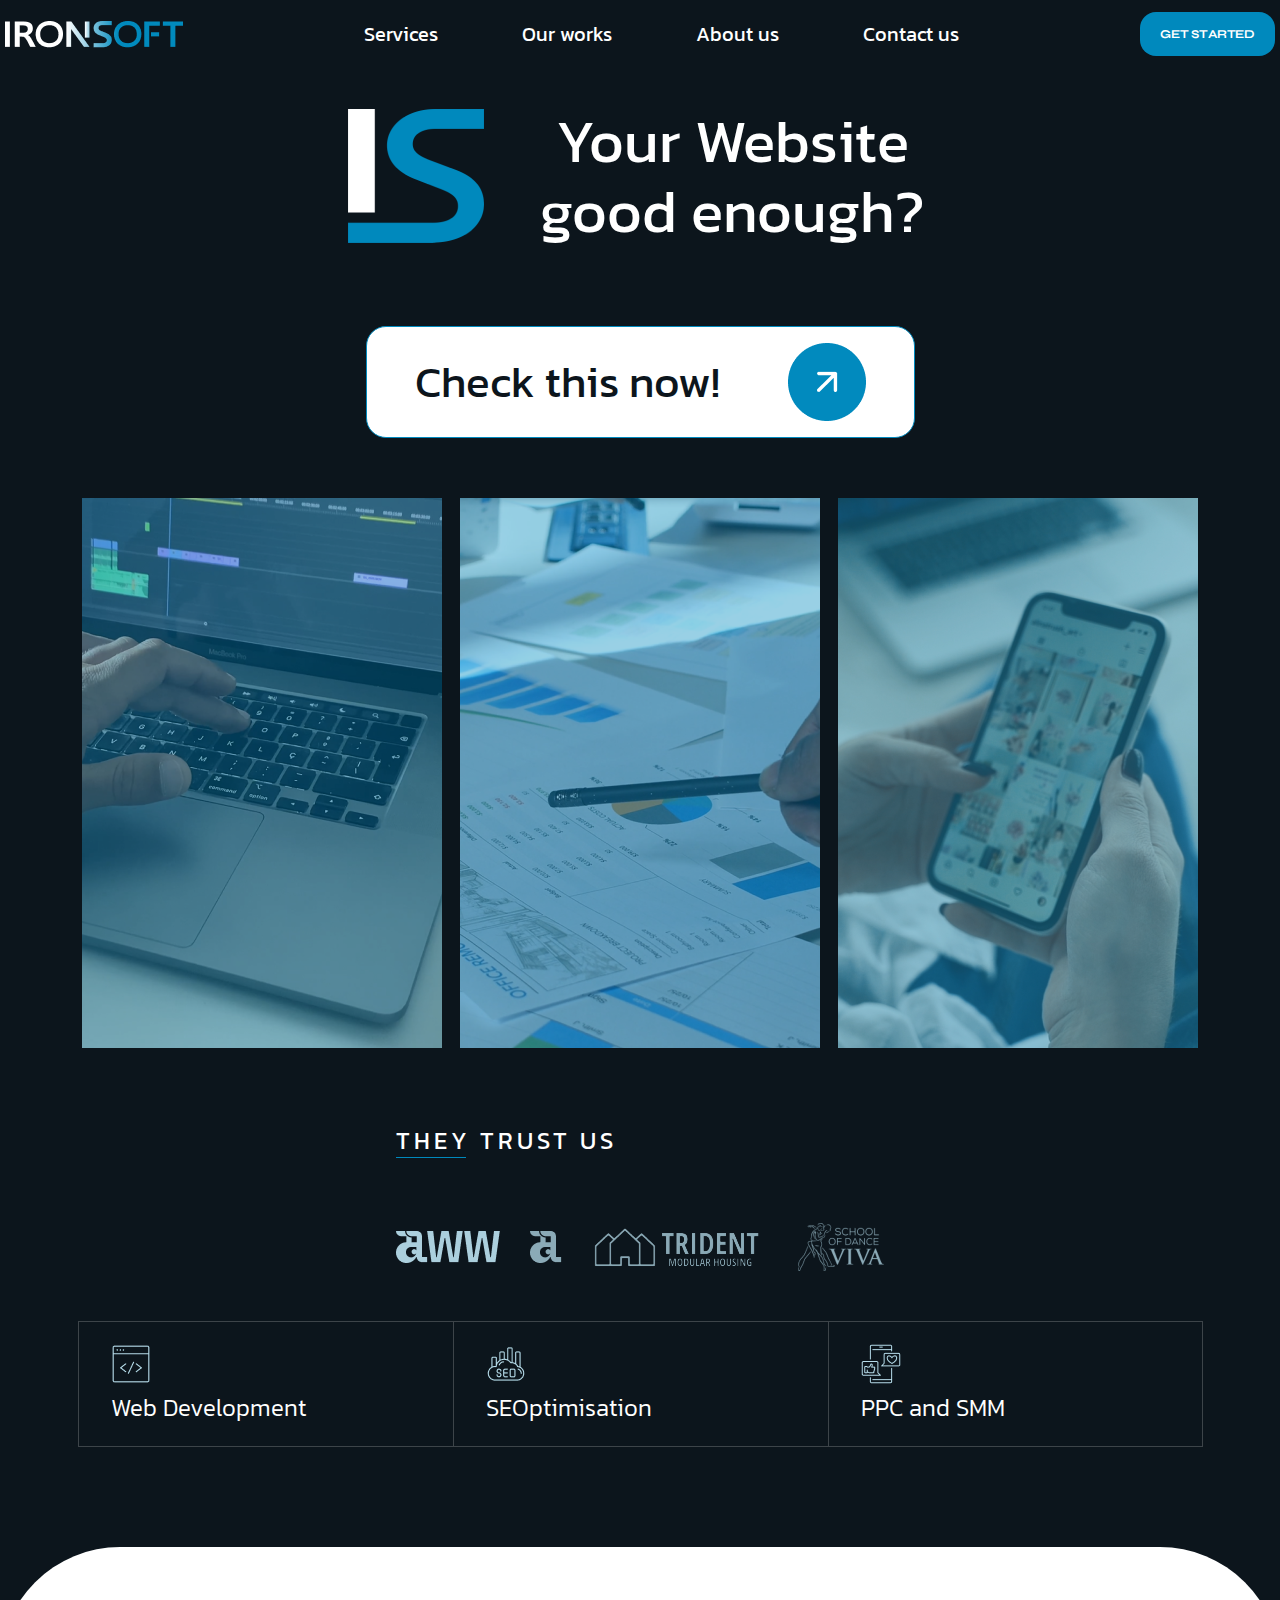
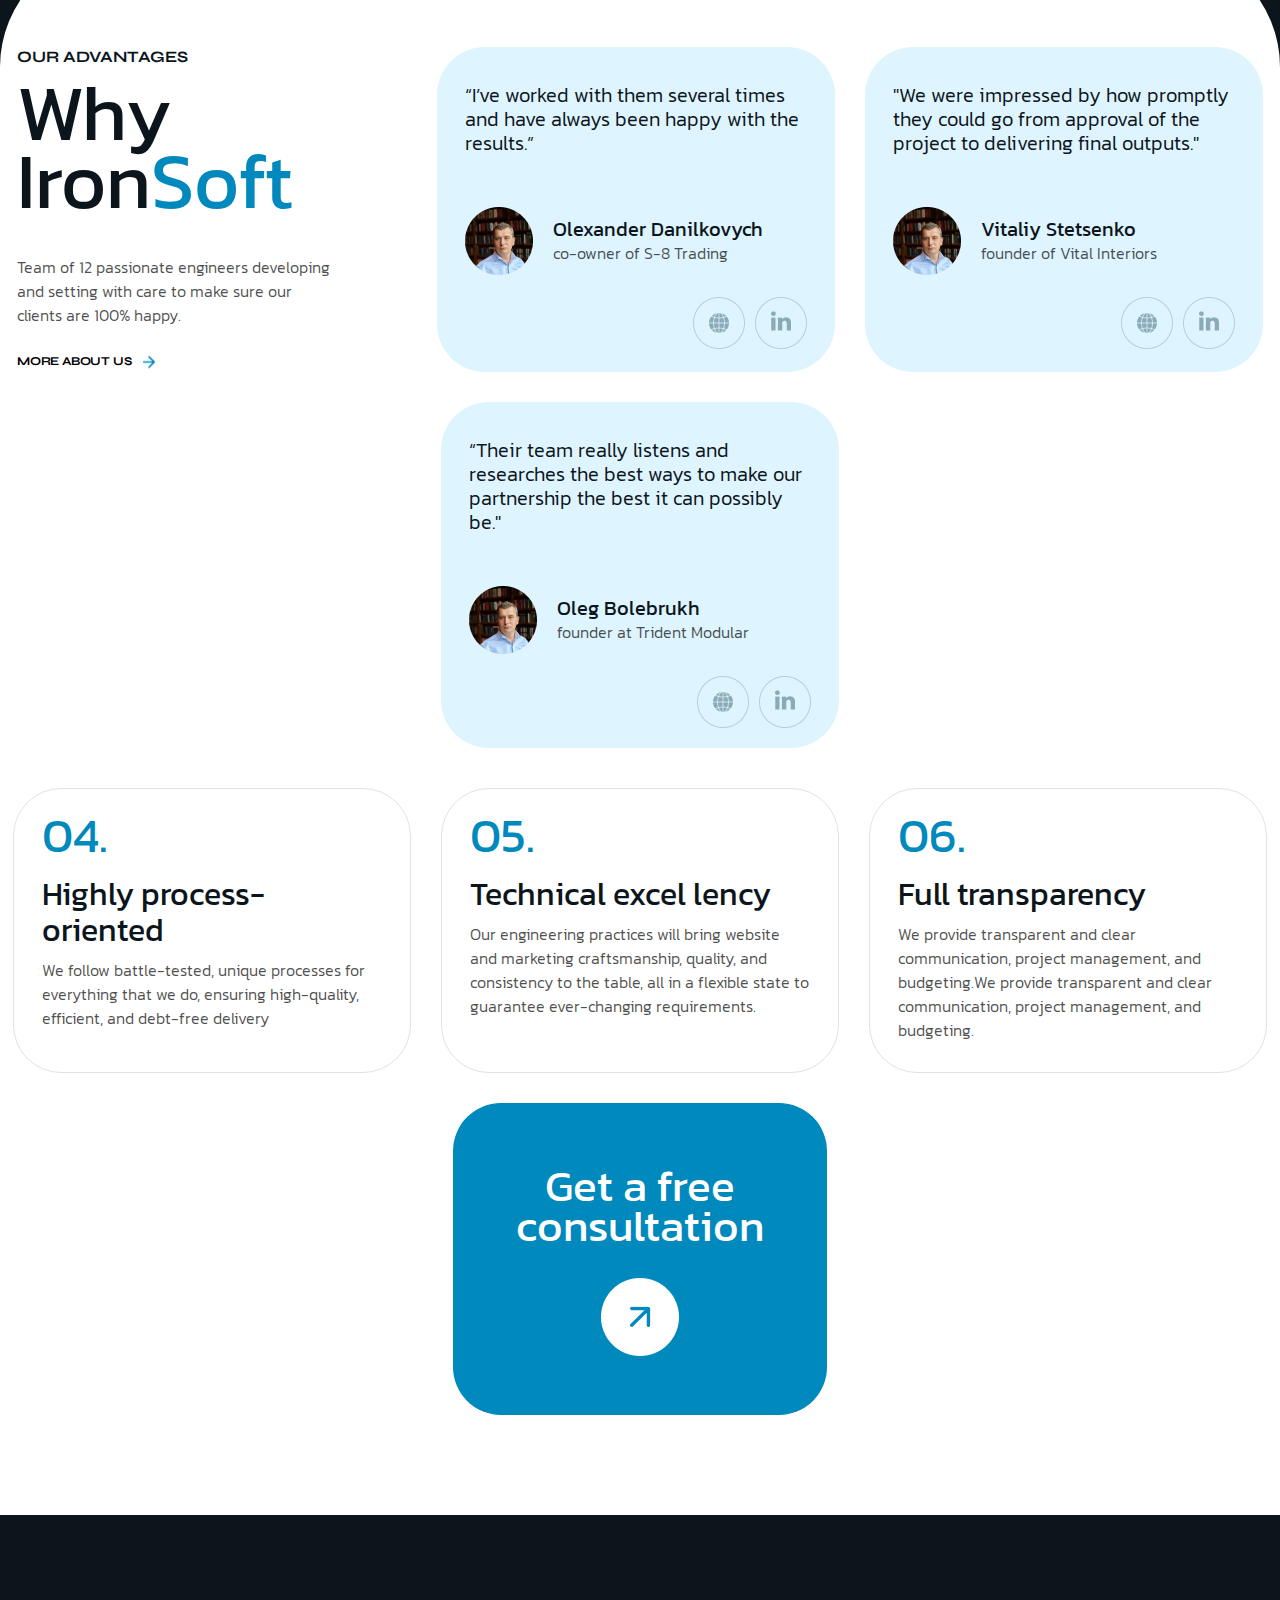
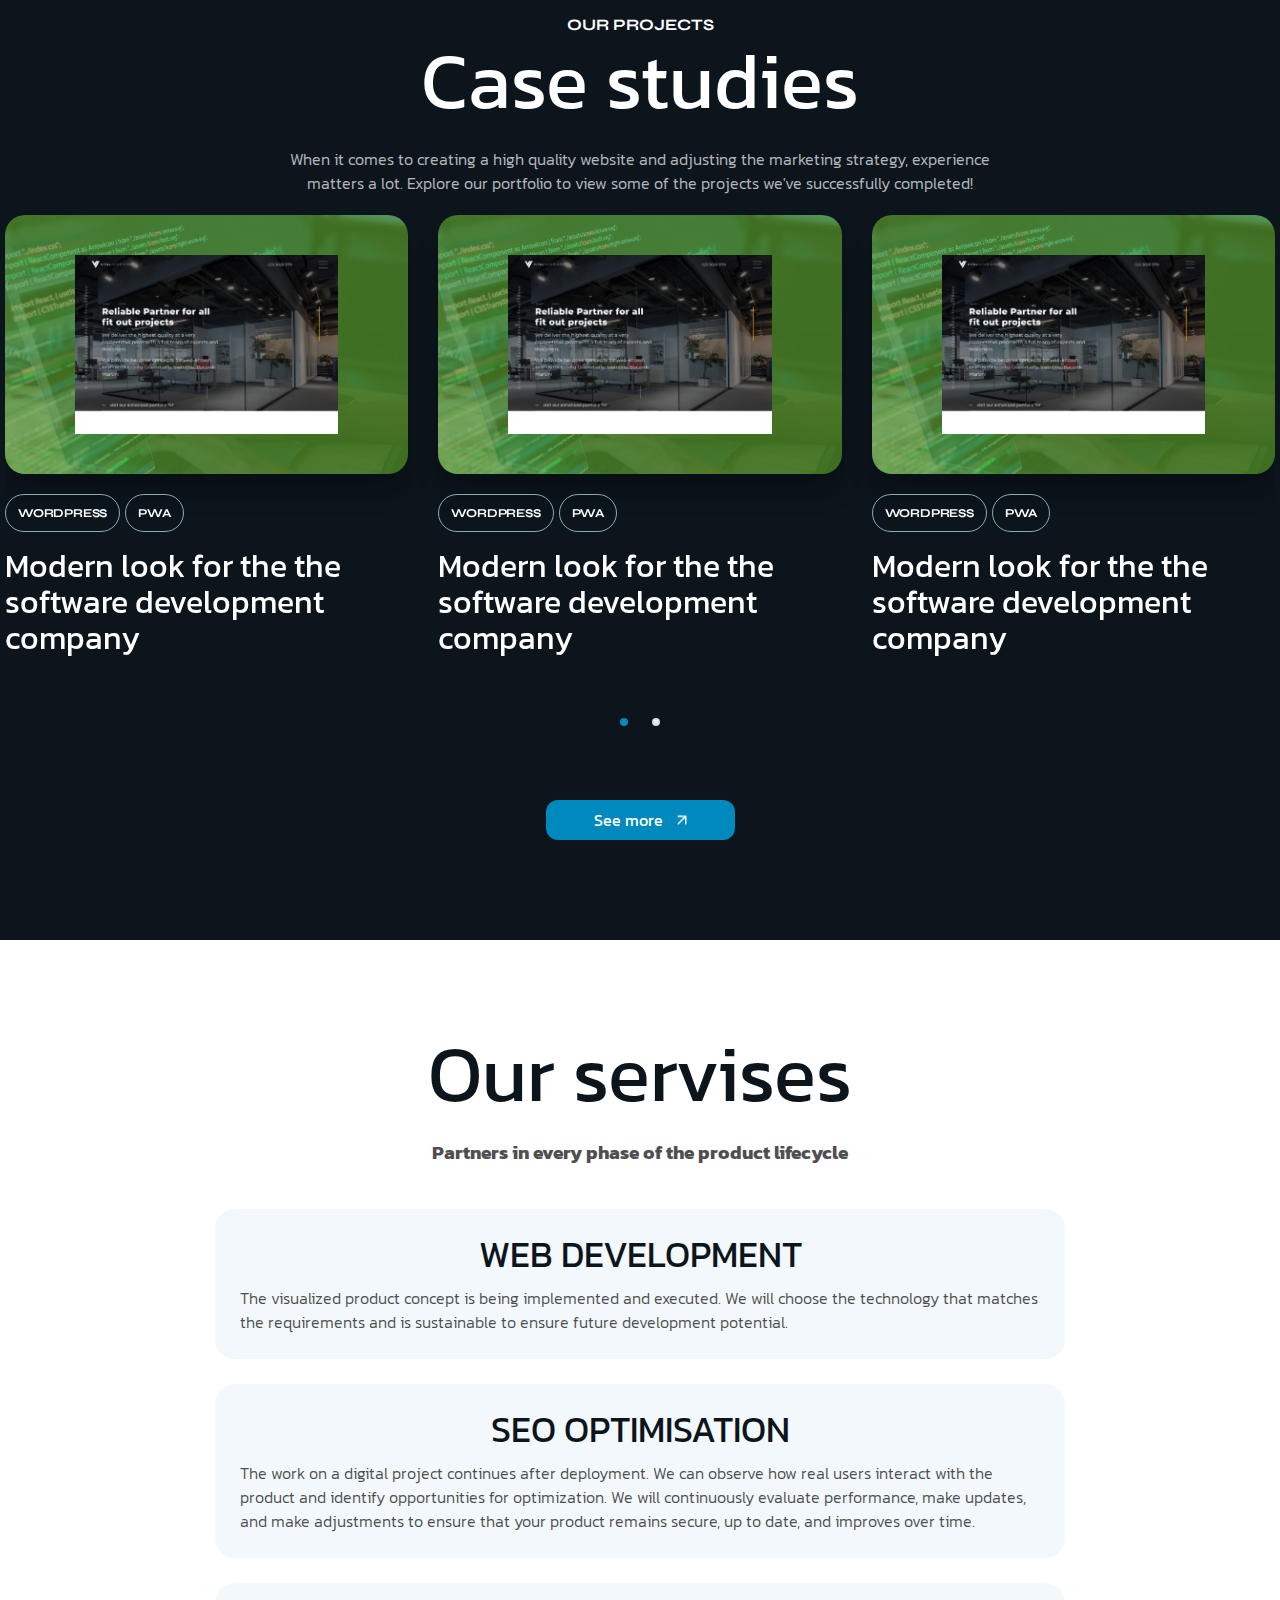
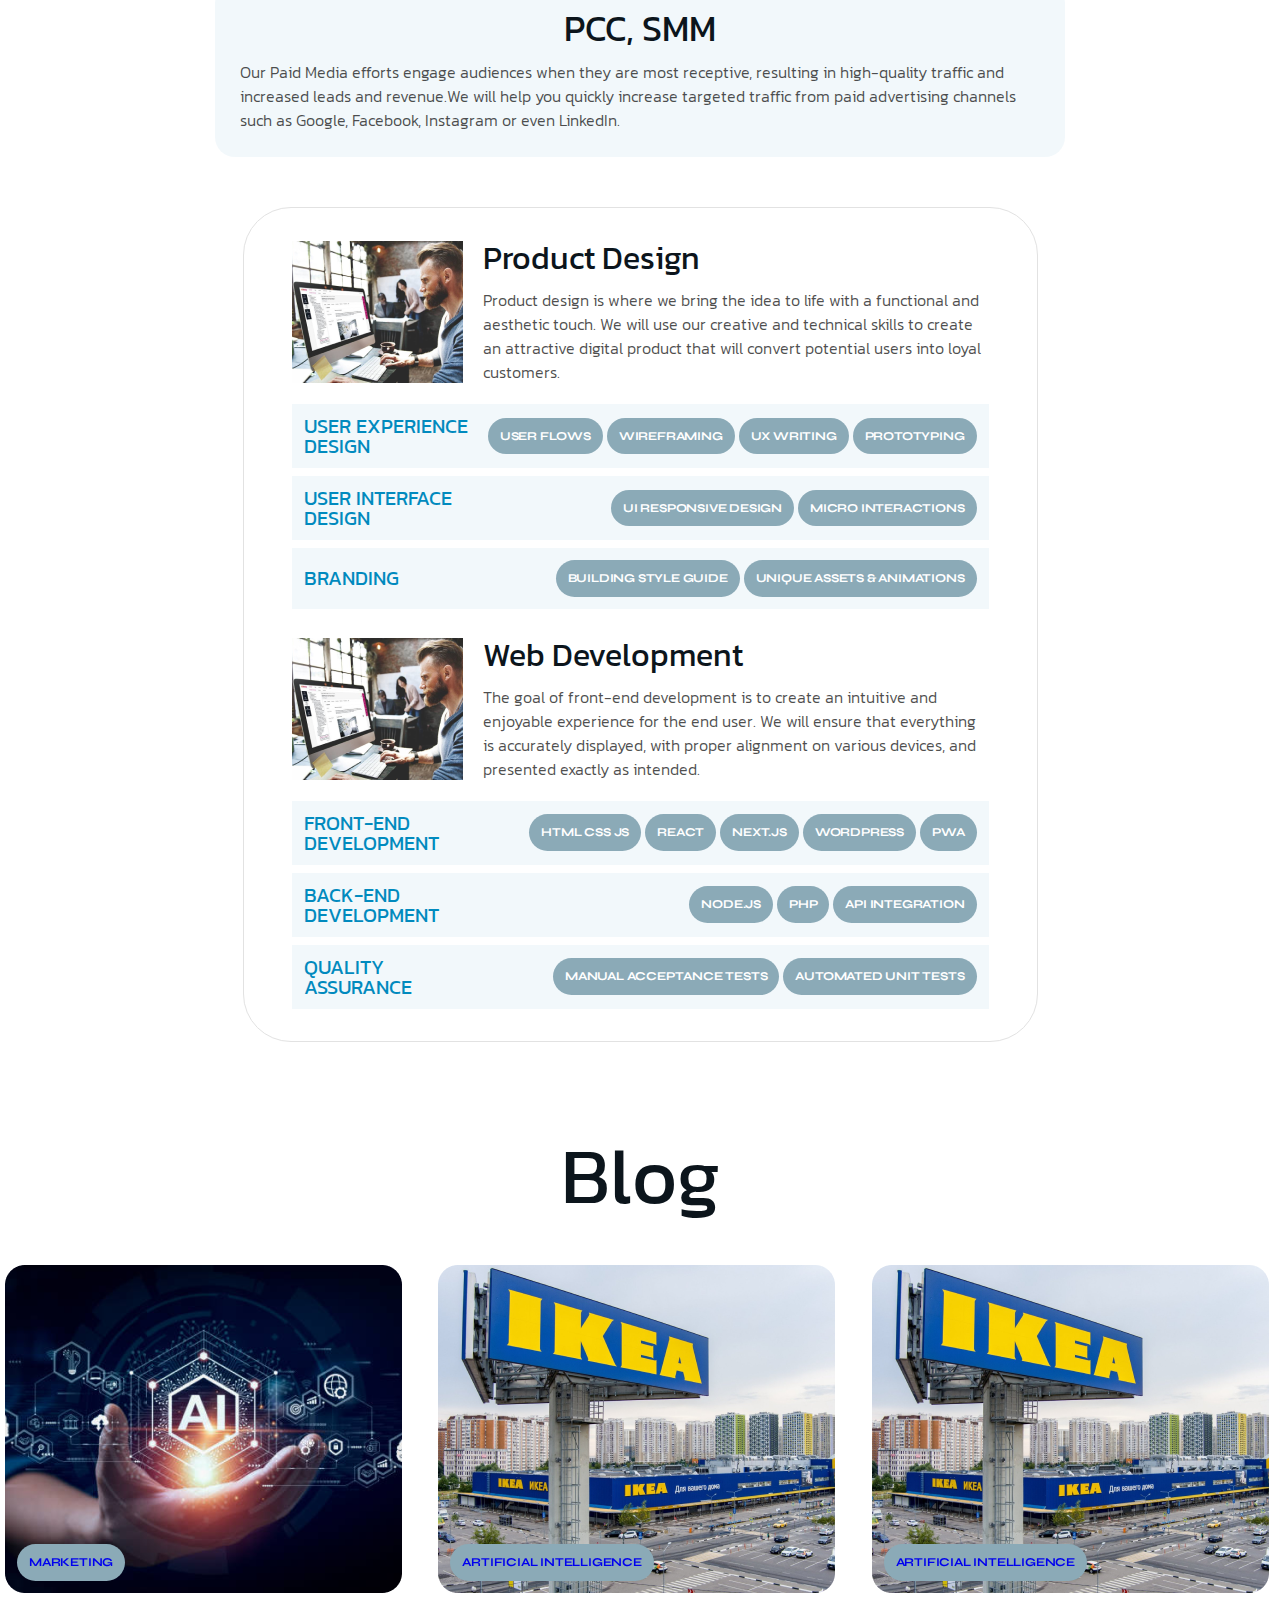
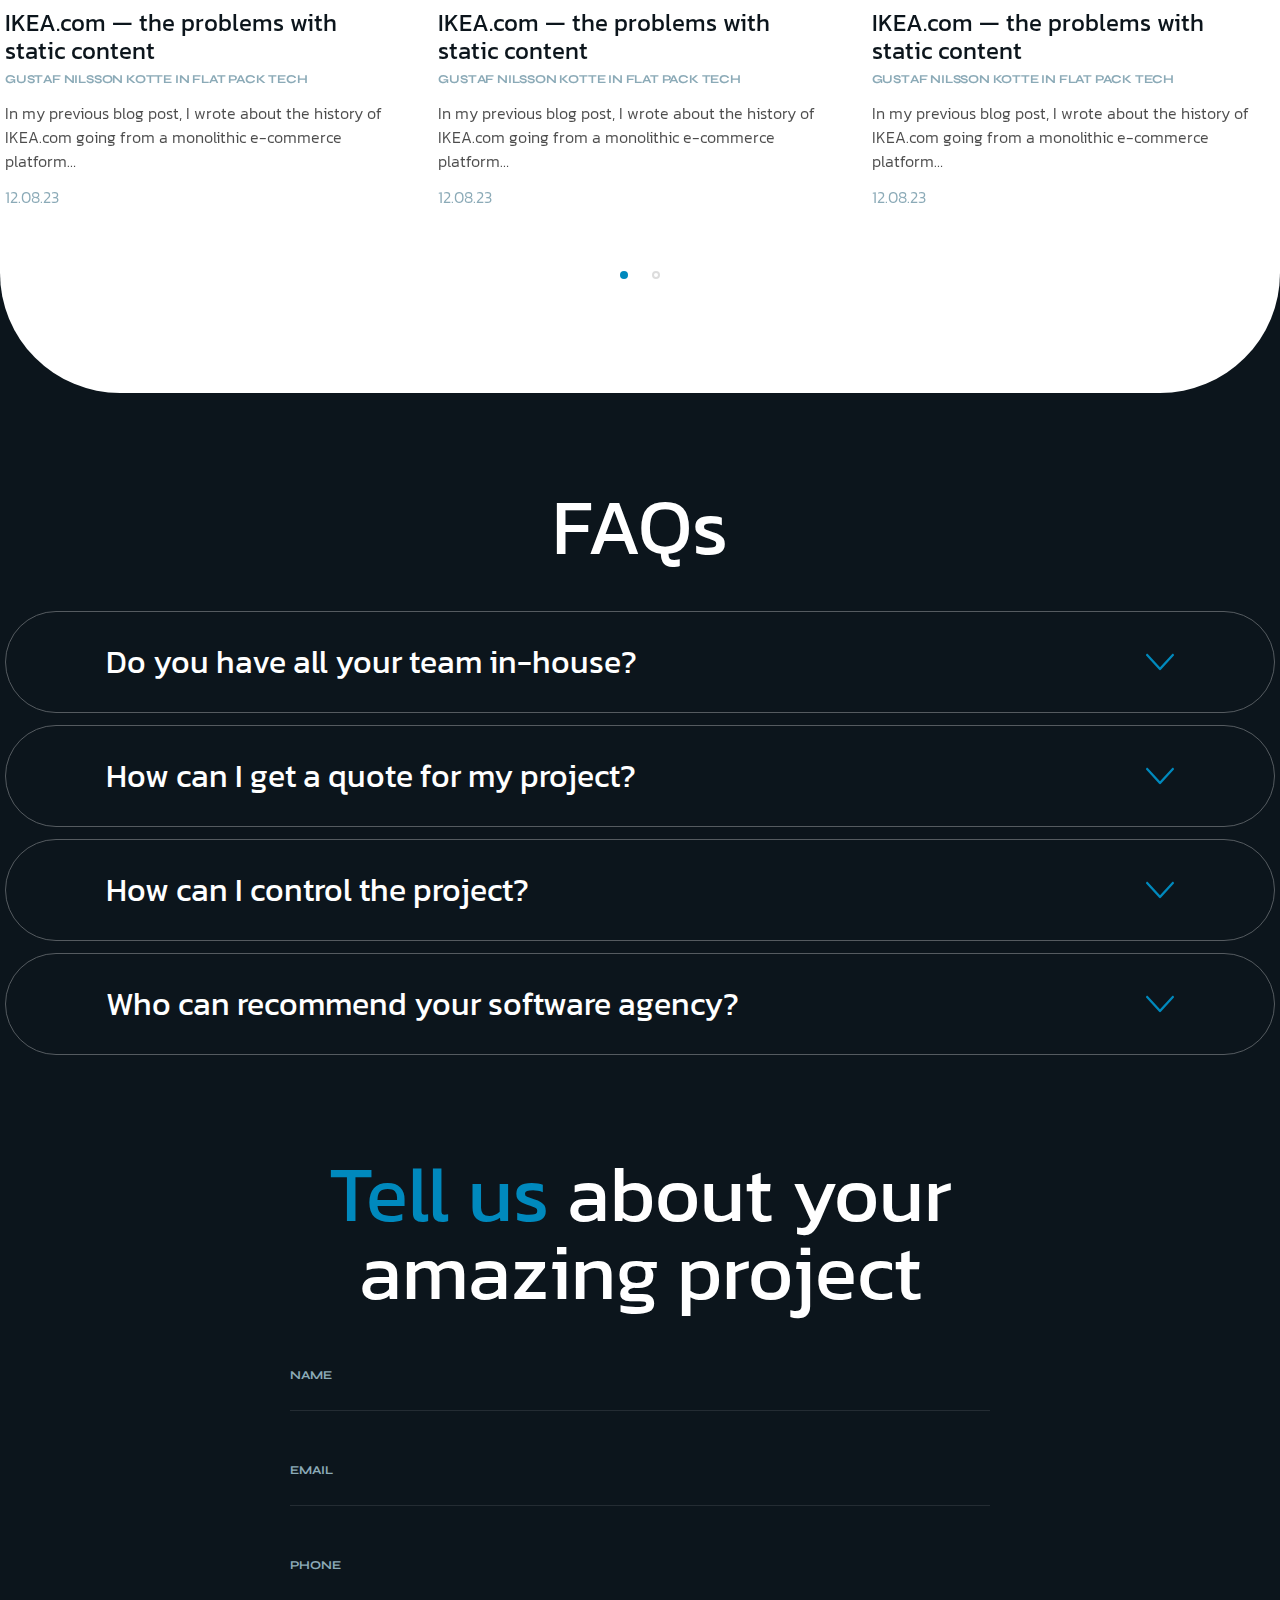
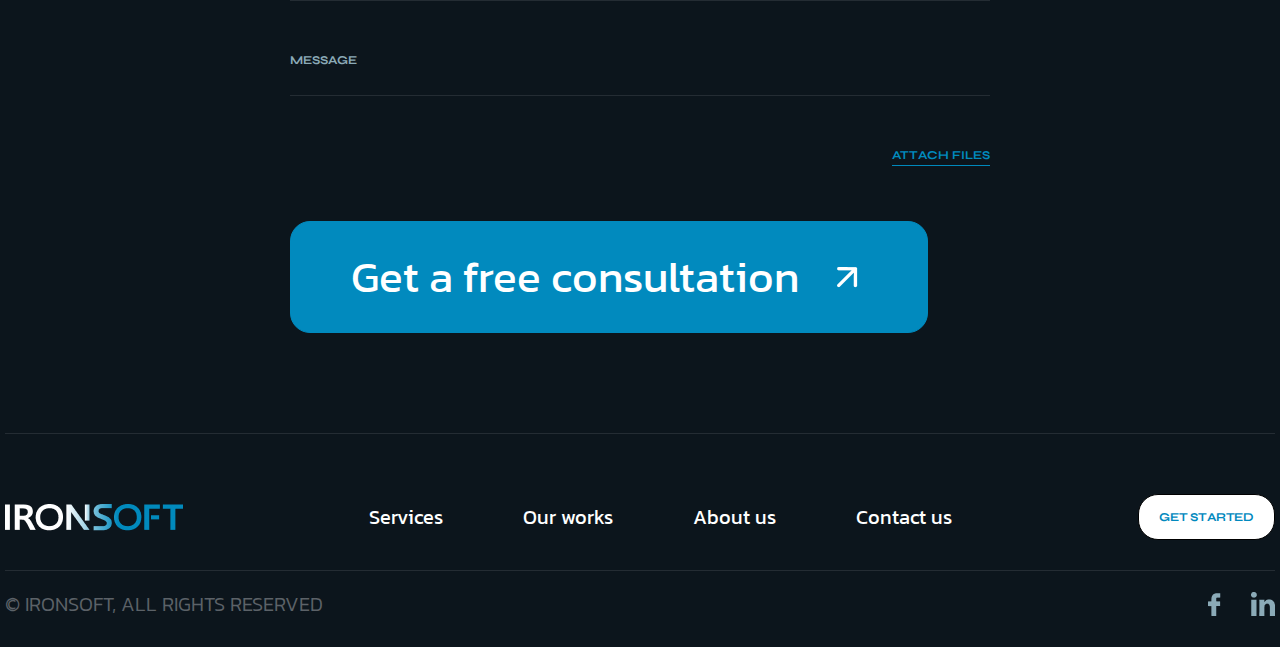
<file: Iron Soft/index.html>
<!DOCTYPE html>
<html lang="en">
<head>
    <meta charset="UTF-8">
    <meta http-equiv="X-UA-Compatible" content="IE=edge">
    <meta name="viewport" content="width=device-width, initial-scale=1.0">

    <link href="https://fonts.googleapis.com/css2?family=Kanit:wght@300;400&family=Syne:wght@700&display=swap" rel="stylesheet">
    <link rel="stylesheet" href="https://cdn.jsdelivr.net/npm/swiper@11/swiper-bundle.min.css"/>

    <link rel="stylesheet" href="css/reset.css">
    <link rel="stylesheet" href="css/style.css">
    <link rel="stylesheet" href="css/media.css">

    <title>Airon Soft</title>
</head>
<body>
    
    
    <header class="header">
        <div class="container--main container">
            <nav class="nav">

                <button class="menu-btn" type="button">
                    <span class="btn-line"></span>
                    <span class="btn-line"></span>
                    <span class="btn-line"></span>
                    <span class="btn-line"></span>
                </button>

                <a href="index.html" class="logo">
                    <img src="img/logo.png" alt="" class="img__logo">
                </a>
                <ul class="nav__items">
                    <li class="nav__item">
                        <a href="services.html" class="nav__item-link">Services</a>
                    </li>
                    <li class="nav__item">
                        <a href="works.html" class="nav__item-link">Our works</a>
                    </li>
                    <li class="nav__item">
                        <a href="about.html" class="nav__item-link">About us</a>
                    </li>
                    <li class="nav__item">
                        <a href="contact.html" class="nav__item-link">Contact us</a>
                    </li>
                </ul>
                <a href="#" class="btn btn--started">Get Started</a>
            </nav>
        </div>
    </header>

    <main>

        <section class="your">
            <div class="container--main container">
                <div class="your__wrapper">
                    <div class="your__wrapper-info">
                        <div class="your__info-header">
                            <img src="img/is.png" alt="" class="img__your-header">
                            <h1 class="your__header-title">Your Website good enough?</h1>
                        </div>
                        <a href="#" class="btn btn--check">Check this now!</a>
                    </div>
                    <div class="your__wrapper-gallery">
                        <div class="your__gallery-items">
                            <div class="your__gallery-item">
                                <img src="img/gallery-1.png" alt="" class="img__gallery-item">
                            </div>
                            <div class="your__gallery-item">
                                <img src="img/gallery-2.png" alt="" class="img__gallery-item">
                            </div>
                            <div class="your__gallery-item">
                                <img src="img/gallery-3.png" alt="" class="img__gallery-item">
                            </div>
                        </div>
                    </div>
                </div>
                <div class="your__trust">
                    <div class="your__trust-inner">
                        <div class="trust__inner-info">
                            <h3 class="trust__info-title">They Trust Us</h3>
                            <div class="trust__info-brand">
                                <img src="img/trust_brand-1.png" alt="" class="img__trust-brand">
                                <img src="img/trust_brand-2.png" alt="" class="img__trust-brand">
                                <img src="img/trust_brand-3.png" alt="" class="img__trust-brand">
                                <img src="img/trust_brand-4.png" alt="" class="img__trust-brand">
                            </div>
                        </div>
                        <div class="trust__inner-content">
                            <div class="trust__content-items">
                                <div class="trust__content-item">
                                    <img src="img/trust_item-1.png" alt="" class="img__trust-content">
                                    <h4 class="trust__item-title">Web Development</h4>
                                </div>
                                <div class="trust__content-item">
                                    <img src="img/trust_item-2.png" alt="" class="img__trust-content">
                                    <h4 class="trust__item-title">SEOptimisation</h4>
                                </div>
                                <div class="trust__content-item">
                                    <img src="img/trust_item-3.png" alt="" class="img__trust-content">
                                    <h4 class="trust__item-title">PPC and SMM</h4>
                                </div>
                            </div>
                        </div>
                    </div>
                </div>
            </div>
        </section>

        <section class="why">
            <div class="container--main container">
                <div class="why__content">
                    <div class="why__advantages">
                        <div class="why__advantages-inner">
                            <div class="why__advantages-item">
                                <h3 class="advantages__item-suptitle">Our advantages</h3>
                                <h2 class="advantages__item-title">Why<br>Iron<span>Soft</span></h2>
                                <p class="advantages__item-text advantages__item-text--advantages">Team of 12 passionate engineers developing and setting with care to make sure our clients are 100% happy.</p>
                                <a href="about.html" class="btn btn--more">more About us</a>
                            </div>
                            <div class="why__advantages-item--blue">
                                <p class="advantages__blue-text">“I’ve worked with them several times and have always been happy with the results.”</p>
                                <div class="advantages__blue-about">
                                    <img src="img/profile-1.png" alt="" class="img__advantages-profile">
                                    <div class="advantages__about-info">
                                        <h3 class="advantages__about-name">Olexander Danilkovych</h3>
                                        <p class="advantages__about-job">co-owner of S-8 Trading</p>
                                    </div>
                                </div>
                                <div class="advantages__blue-social">
                                    <a href="#" class="advantages__social-link">
                                        <img src="img/ico_site.png" alt="" class="img__advantages-social">
                                    </a>
                                    <a href="#" class="advantages__social-link">
                                        <img src="img/ico_linkedin.png" alt="" class="img__advantages-social">
                                    </a>
                                </div>
                            </div>
                            <div class="why__advantages-item--blue">
                                <p class="advantages__blue-text">"We were impressed by how promptly they could go from approval of the project to delivering final outputs."</p>
                                <div class="advantages__blue-about">
                                    <img src="img/profile-1.png" alt="" class="img__advantages-profile">
                                    <div class="advantages__about-info">
                                        <h3 class="advantages__about-name">Vitaliy Stetsenko</h3>
                                        <p class="advantages__about-job">founder of Vital Interiors</p>
                                    </div>
                                </div>
                                <div class="advantages__blue-social">
                                    <a href="#" class="advantages__social-link">
                                        <img src="img/ico_site.png" alt="" class="img__advantages-social">
                                    </a>
                                    <a href="#" class="advantages__social-link">
                                        <img src="img/ico_linkedin.png" alt="" class="img__advantages-social">
                                    </a>
                                </div>
                            </div>
                            <div class="why__advantages-item--blue">
                                <p class="advantages__blue-text">“Their team really listens and researches the best ways to make our partnership the best it can possibly be."</p>
                                <div class="advantages__blue-about">
                                    <img src="img/profile-1.png" alt="" class="img__advantages-profile">
                                    <div class="advantages__about-info">
                                        <h3 class="advantages__about-name">Oleg Bolebrukh</h3>
                                        <p class="advantages__about-job">founder at Trident Modular</p>
                                    </div>
                                </div>
                                <div class="advantages__blue-social">
                                    <a href="#" class="advantages__social-link">
                                        <img src="img/ico_site.png" alt="" class="img__advantages-social">
                                    </a>
                                    <a href="#" class="advantages__social-link">
                                        <img src="img/ico_linkedin.png" alt="" class="img__advantages-social">
                                    </a>
                                </div>
                            </div>
                        </div>
                    </div>
                    <div class="why__consultation">
                        <div class="why__consultation-inner">
                            <div class="why__consultation-item">
                                <p class="why__consultation-count">04.</p>
                                <h3 class="why__consultation-title">Highly process-oriented</h3>
                                <p class="advantages__item-text">We follow battle-tested, unique processes for everything that we do, ensuring high-quality, efficient, and debt-free delivery</p>
                            </div>
                            <div class="why__consultation-item">
                                <p class="why__consultation-count">05.</p>
                                <h3 class="why__consultation-title">Technical excel lency</h3>
                                <p class="advantages__item-text">Our engineering practices will bring website and marketing craftsmanship, quality, and consistency to the table, all in a flexible state to guarantee ever-changing requirements.</p>
                            </div>
                            <div class="why__consultation-item">
                                <p class="why__consultation-count">06.</p>
                                <h3 class="why__consultation-title">Full transparency</h3>
                                <p class="advantages__item-text">We provide transparent and clear communication, project management, and budgeting.We provide transparent and clear communication, project management, and budgeting.</p>
                            </div>
                            <a href="#" class="btn btn--get">Get a free<br>consultation</a>
                        </div>
                    </div>
                </div>
            </div>
        </section>

        <section class="case">
            <div class="container--main container">
                <div class="case__header">
                    <h3 class="case__header-suptitle">Our projects</h3>
                    <h2 class="case__header-title">Case studies</h2>
                    <p class="case__header-descr">When it comes to creating a high quality website and adjusting the marketing strategy, experience matters a lot. Explore our portfolio to view some of the projects we've successfully completed!</p>
                </div>
                <div class="case__swiper">
                     <!-- Swiper -->
                    <div class="swiper mySwiper">
                        <div class="swiper-wrapper">
                            <div class="swiper-slide">
                                <div class="case__item-inner">
                                    <div class="case__swiper-item">
                                        <div class="case__item-content">
                                            <img src="img/case_content-1.png" alt="" class="img__case-content">
                                        </div>
                                    </div>
                                    <div class="case__item-bottom">
                                        <div class="case__bottom-info">
                                            <p class="case__bottom-descr">Wordpress</p>
                                            <p class="case__bottom-descr">PWA</p>
                                        </div>
                                        <h3 class="case__bottom-title">Modern look for the the software development company</h3>
                                    </div>
                                </div>
                            </div>
                            <div class="swiper-slide">
                                <div class="case__item-inner">
                                    <div class="case__swiper-item">
                                        <div class="case__item-content">
                                            <img src="img/case_content-1.png" alt="" class="img__case-content">
                                        </div>
                                    </div>
                                    <div class="case__item-bottom">
                                        <div class="case__bottom-info">
                                            <p class="case__bottom-descr">Wordpress</p>
                                            <p class="case__bottom-descr">PWA</p>
                                        </div>
                                        <h3 class="case__bottom-title">Modern look for the the software development company</h3>
                                    </div>
                                </div>
                            </div>
                            <div class="swiper-slide">
                                <div class="case__item-inner">
                                    <div class="case__swiper-item">
                                        <div class="case__item-content">
                                            <img src="img/case_content-1.png" alt="" class="img__case-content">
                                        </div>
                                    </div>
                                    <div class="case__item-bottom">
                                        <div class="case__bottom-info">
                                            <p class="case__bottom-descr">Wordpress</p>
                                            <p class="case__bottom-descr">PWA</p>
                                        </div>
                                        <h3 class="case__bottom-title">Modern look for the the software development company</h3>
                                    </div>
                                </div>
                            </div>
                            <div class="swiper-slide">
                                <div class="case__item-inner">
                                    <div class="case__swiper-item">
                                        <div class="case__item-content">
                                            <img src="img/case_content-1.png" alt="" class="img__case-content">
                                        </div>
                                    </div>
                                    <div class="case__item-bottom">
                                        <div class="case__bottom-info">
                                            <p class="case__bottom-descr">Wordpress</p>
                                            <p class="case__bottom-descr">PWA</p>
                                        </div>
                                        <h3 class="case__bottom-title">Modern look for the the software development company</h3>
                                    </div>
                                </div>
                            </div>
                        </div>
                        <div class="swiper-pagination"></div>
                    </div>
                </div>
                <div class="case__btns">
                    <a href="works.html" class="btn btn--see">See more</a>
                </div>
            </div>
        </section>
        
        <section class="our">
            <div class="container--main container">
                <div class="our__header">
                    <h2 class="our__header-title">Our servises</h2>
                    <h3 class="our__header-subtitle">Partners in every phase of the product lifecycle</h3>
                </div>
                <div class="our__inner">
                    <div class="our__inner-web">
                        <div class="our__web-items">
                            <div class="our__web-item">
                                <div class="web__item-content">
                                    <div class="web__content-inner">
                                        <div class="web__content-info">
                                            <h3 class="web__content-title">Web Development</h3>
                                            <p class="web__content-text">The visualized product concept is being implemented and executed. We will choose the technology that matches the requirements and is sustainable to ensure future development potential.</p>
                                        </div>
                                    </div>
                                </div>
                            </div>
                            <div class="our__web-item">
                                <div class="web__item-content">
                                    <div class="web__content-inner">
                                        <div class="web__content-info">
                                            <h3 class="web__content-title">SEO Optimisation</h3>
                                            <p class="web__content-text">The work on a digital project continues after deployment. We can observe how real users interact with the product and identify opportunities for optimization. We will continuously evaluate performance, make updates, and make adjustments to ensure that your product remains secure, up to date, and improves over time.</p>
                                        </div>
                                    </div>
                                </div>
                            </div>
                            <div class="our__web-item">
                                <div class="web__item-content">
                                    <div class="web__content-inner">
                                        <div class="web__content-info">
                                            <h3 class="web__content-title">PCC, SMM</h3>
                                            <p class="web__content-text">Our Paid Media efforts engage audiences when they are most receptive, resulting in high-quality traffic and increased leads and revenue.We will help you quickly increase targeted traffic from paid advertising channels such as Google, Facebook, Instagram or even LinkedIn.</p>
                                        </div>
                                    </div>
                                </div>
                            </div>
                        </div>
                    </div>
                    <div class="our__inner-product">
                        <div class="our__product-items">
                            <div class="our__product-item">
                                <div class="product__item-info">
                                    <img src="img/product-1.png" alt="" class="img__product-info">
                                    <div class="product__info-about">
                                        <h3 class="product__about-title">Product Design</h3>
                                        <p class="product__about-text">Product design is where we bring the idea to life with a functional and aesthetic touch. We will use our creative and technical skills to create an attractive digital product that will convert potential users into loyal customers.</p>
                                    </div>
                                </div>
                                <div class="our__product-dev">
                                    <div class="product__dev-items">
                                        <div class="product__dev-item">
                                            <div class="dev__item-content">
                                                <h3 class="dev__content-title">USER EXPERIENCE DESIGN</h3>
                                                <div class="dev__content-about">
                                                    <p class="dev__about-info">User Flows</p>
                                                    <p class="dev__about-info">Wireframing</p>
                                                    <p class="dev__about-info">UX Writing</p>
                                                    <p class="dev__about-info">Prototyping</p>
                                                </div>
                                            </div>
                                        </div>
                                        <div class="product__dev-item">
                                            <div class="dev__item-content">
                                                <h3 class="dev__content-title">USER INTERFACE DESIGN</h3>
                                                <div class="dev__content-about">
                                                    <p class="dev__about-info">UI Responsive Design</p>
                                                    <p class="dev__about-info">Micro Interactions</p>
                                                </div>
                                            </div>
                                        </div>
                                        <div class="product__dev-item">
                                            <div class="dev__item-content">
                                                <h3 class="dev__content-title">BRANDING</h3>
                                                <div class="dev__content-about">
                                                    <p class="dev__about-info">Building Style Guide</p>
                                                    <p class="dev__about-info">Unique assets & animations</p>
                                                </div>
                                            </div>
                                        </div>
                                    </div>
                                </div>
                            </div>
                            <div class="our__product-item">
                                <div class="product__item-info">
                                    <img src="img/product-1.png" alt="" class="img__product-info">
                                    <div class="product__info-about">
                                        <h3 class="product__about-title">Web Development</h3>
                                        <p class="product__about-text">The goal of front-end development is to create an intuitive and enjoyable experience for the end user. We will ensure that everything is accurately displayed, with proper alignment on various devices, and presented exactly as intended.</p>
                                    </div>
                                </div>
                                <div class="our__product-dev">
                                    <div class="product__dev-items">
                                        <div class="product__dev-item">
                                            <div class="dev__item-content">
                                                <h3 class="dev__content-title">FRONT-END DEVELOPMENT</h3>
                                                <div class="dev__content-about">
                                                    <p class="dev__about-info">HTML CSS JS</p>
                                                    <p class="dev__about-info">React</p>
                                                    <p class="dev__about-info">Next.js</p>
                                                    <p class="dev__about-info">Wordpress</p>
                                                    <p class="dev__about-info">PWA</p>
                                                </div>
                                            </div>
                                        </div>
                                        <div class="product__dev-item">
                                            <div class="dev__item-content">
                                                <h3 class="dev__content-title">BACK-END DEVELOPMENT</h3>
                                                <div class="dev__content-about">
                                                    <p class="dev__about-info">Node.js</p>
                                                    <p class="dev__about-info">PHP</p>
                                                    <p class="dev__about-info">API Integration</p>
                                                </div>
                                            </div>
                                        </div>
                                        <div class="product__dev-item">
                                            <div class="dev__item-content">
                                                <h3 class="dev__content-title">QUALITY ASSURANCE</h3>
                                                <div class="dev__content-about">
                                                    <p class="dev__about-info">Manual acceptance tests</p>
                                                    <p class="dev__about-info">Automated unit tests</p>
                                                </div>
                                            </div>
                                        </div>
                                    </div>
                                </div>
                            </div>
                        </div>
                    </div>
                </div>
            </div>
        </section>

        <section class="blog">
            <div class="container--main container">
                <h2 class="blog__title">Blog</h2>
                <div class="blog__slider">
                    <div class="swiper mySwiper">
                        <div class="swiper-wrapper">
                            <div class="swiper-slide">
                                <a href="blog.html" target="_blank">
                                    <div class="blog__slider-item">
                                        <div class="blog__item-content">
                                            <div class="blog__content-top">
                                                <img src="img/blog-2.png" alt="" class="img__blog-content">
                                                <div class="blog__content-about">
                                                    <p class="blog__about-text">Marketing</p>
                                                </div>
                                            </div>
                                            <div class="blog__content-bottom">
                                                <h3 class="blog__content-title">IKEA.com — the problems with static content</h3>
                                                <h4 class="blog__content-subtitle">Gustaf Nilsson Kotte in Flat Pack Tech</h4>
                                                <p class="blog__content-text">In my previous blog post, I wrote about the history of IKEA.com going from a monolithic e-commerce platform…</p>
                                                <p class="blog__content-date">12.08.23</p>
                                            </div>
                                        </div>
                                    </div>
                                </a>
                            </div>
                            <div class="swiper-slide">
                                <a href="blog.html" target="_blank">
                                    <div class="blog__slider-item">
                                        <div class="blog__item-content">
                                            <div class="blog__content-top">
                                                <img src="img/blog-1.png" alt="" class="img__blog-content">
                                                <div class="blog__content-about">
                                                    <p class="blog__about-text">artificial intelligence</p>
                                                </div>
                                            </div>
                                            <div class="blog__content-bottom">
                                                <h3 class="blog__content-title">IKEA.com — the problems with static content</h3>
                                                <h4 class="blog__content-subtitle">Gustaf Nilsson Kotte in Flat Pack Tech</h4>
                                                <p class="blog__content-text">In my previous blog post, I wrote about the history of IKEA.com going from a monolithic e-commerce platform…</p>
                                                <p class="blog__content-date">12.08.23</p>
                                            </div>
                                        </div>
                                    </div>
                                </a>
                            </div>
                            <div class="swiper-slide">
                                <a href="blog.html" target="_blank">
                                    <div class="blog__slider-item">
                                        <div class="blog__item-content">
                                            <div class="blog__content-top">
                                                <img src="img/blog-1.png" alt="" class="img__blog-content">
                                                <div class="blog__content-about">
                                                    <p class="blog__about-text">artificial intelligence</p>
                                                </div>
                                            </div>
                                            <div class="blog__content-bottom">
                                                <h3 class="blog__content-title">IKEA.com — the problems with static content</h3>
                                                <h4 class="blog__content-subtitle">Gustaf Nilsson Kotte in Flat Pack Tech</h4>
                                                <p class="blog__content-text">In my previous blog post, I wrote about the history of IKEA.com going from a monolithic e-commerce platform…</p>
                                                <p class="blog__content-date">12.08.23</p>
                                            </div>
                                        </div>
                                    </div>
                                </a>
                            </div>
                            <div class="swiper-slide">
                                <a href="blog.html" target="_blank">
                                    <div class="blog__slider-item">
                                        <div class="blog__item-content">
                                            <div class="blog__content-top">
                                                <img src="img/blog-2.png" alt="" class="img__blog-content">
                                                <div class="blog__content-about">
                                                    <p class="blog__about-text">artificial intelligence</p>
                                                </div>
                                            </div>
                                            <div class="blog__content-bottom">
                                                <h3 class="blog__content-title">IKEA.com — the problems with static content</h3>
                                                <h4 class="blog__content-subtitle">Gustaf Nilsson Kotte in Flat Pack Tech</h4>
                                                <p class="blog__content-text">In my previous blog post, I wrote about the history of IKEA.com going from a monolithic e-commerce platform…</p>
                                                <p class="blog__content-date">12.08.23</p>
                                            </div>
                                        </div>
                                    </div>
                                </a>
                            </div>
                        </div>
                        <div class="swiper-pagination"></div>
                    </div>
                </div>
            </div>
        </section>

        <section class="faqs">
            <h2 class="faqs__title">FAQs</h2>
            <div class="container">
                <div class="faqs__content">
                    <div class="faq">
                        <div class="faq__question">
                            <h2 class="faq__question-title">Do you have all your team in-house?</h2>
                            <svg xmlns="http://www.w3.org/2000/svg" width="28" height="28" viewBox="0 0 28 28" fill="none">
                                <path d="M14.8881 21.8425L27.6569 7.8309C28.1144 7.37111 28.1144 6.62543 27.6569 6.16564C27.1995 5.70585 26.4573 5.70585 25.9998 6.16564L14 19.3324L2.00019 6.16681C1.54273 5.70702 0.800512 5.70702 0.343092 6.16681C-0.114328 6.6266 -0.114328 7.37228 0.343092 7.83203L13.1119 21.8437C13.3558 22.0887 13.6791 22.1938 13.9988 22.1774C14.3197 22.1927 14.643 22.0876 14.8881 21.8425Z" fill="#0089BD"/>
                            </svg>
                        </div>
                        <div class="faq__answer">
                            <p class="faq__answer-text">Lorem ipsum dolor sit amet consectetur adipisicing elit. Fugiat eum in, dolore eveniet quod maxime veniam hic ab nemo, dicta aperiam rerum natus illum consectetur unde eos, nihil quam corrupti.</p>
                        </div>
                    </div>
                    <div class="faq">
                        <div class="faq__question">
                            <h2 class="faq__question-title">How can I get a quote for my project?</h2>
                            <svg xmlns="http://www.w3.org/2000/svg" width="28" height="28" viewBox="0 0 28 28" fill="none">
                                <path d="M14.8881 21.8425L27.6569 7.8309C28.1144 7.37111 28.1144 6.62543 27.6569 6.16564C27.1995 5.70585 26.4573 5.70585 25.9998 6.16564L14 19.3324L2.00019 6.16681C1.54273 5.70702 0.800512 5.70702 0.343092 6.16681C-0.114328 6.6266 -0.114328 7.37228 0.343092 7.83203L13.1119 21.8437C13.3558 22.0887 13.6791 22.1938 13.9988 22.1774C14.3197 22.1927 14.643 22.0876 14.8881 21.8425Z" fill="#0089BD"/>
                            </svg>
                        </div>
                        <div class="faq__answer">
                            <p class="faq__answer-text">Lorem ipsum dolor sit amet consectetur adipisicing elit. Fugiat eum in, dolore eveniet quod maxime veniam hic ab nemo, dicta aperiam rerum natus illum consectetur unde eos, nihil quam corrupti.</p>
                        </div>
                    </div>
                    <div class="faq">
                        <div class="faq__question">
                            <h2 class="faq__question-title">How can I control the project?</h2>
                            <svg xmlns="http://www.w3.org/2000/svg" width="28" height="28" viewBox="0 0 28 28" fill="none">
                                <path d="M14.8881 21.8425L27.6569 7.8309C28.1144 7.37111 28.1144 6.62543 27.6569 6.16564C27.1995 5.70585 26.4573 5.70585 25.9998 6.16564L14 19.3324L2.00019 6.16681C1.54273 5.70702 0.800512 5.70702 0.343092 6.16681C-0.114328 6.6266 -0.114328 7.37228 0.343092 7.83203L13.1119 21.8437C13.3558 22.0887 13.6791 22.1938 13.9988 22.1774C14.3197 22.1927 14.643 22.0876 14.8881 21.8425Z" fill="#0089BD"/>
                            </svg>
                        </div>
                        <div class="faq__answer">
                            <p class="faq__answer-text">Lorem ipsum dolor sit amet consectetur adipisicing elit. Fugiat eum in, dolore eveniet quod maxime veniam hic ab nemo, dicta aperiam rerum natus illum consectetur unde eos, nihil quam corrupti.</p>
                        </div>
                    </div>
                    <div class="faq">
                        <div class="faq__question">
                            <h2 class="faq__question-title">Who can recommend your software agency?</h2>
                            <svg xmlns="http://www.w3.org/2000/svg" width="28" height="28" viewBox="0 0 28 28" fill="none">
                                <path d="M14.8881 21.8425L27.6569 7.8309C28.1144 7.37111 28.1144 6.62543 27.6569 6.16564C27.1995 5.70585 26.4573 5.70585 25.9998 6.16564L14 19.3324L2.00019 6.16681C1.54273 5.70702 0.800512 5.70702 0.343092 6.16681C-0.114328 6.6266 -0.114328 7.37228 0.343092 7.83203L13.1119 21.8437C13.3558 22.0887 13.6791 22.1938 13.9988 22.1774C14.3197 22.1927 14.643 22.0876 14.8881 21.8425Z" fill="#0089BD"/>
                            </svg>
                        </div>
                        <div class="faq__answer">
                            <p class="faq__answer-text">Lorem ipsum dolor sit amet consectetur adipisicing elit. Fugiat eum in, dolore eveniet quod maxime veniam hic ab nemo, dicta aperiam rerum natus illum consectetur unde eos, nihil quam corrupti.</p>
                        </div>
                    </div>
                </div>
            </div>
        </section>

        <section class="tell">
            <div class="container--big container">
                <div class="tell__content">
                    <div class="tell__title"><span>Tell us</span> about your amazing project</div>
                    <div class="tell__inputs">
                        <input type="text" class="input__tell" placeholder="name">
                        <input type="text" class="input__tell" placeholder="Email">
                        <input type="text" class="input__tell" placeholder="Phone">
                        <input type="text" class="input__tell" placeholder="message">
                        <div class="tell__links">
                            <a href="#" class="tell__link">attach files</a>
                        </div>
                    </div>
                    <a href="#" class="btn btn--free">Get a free consultation</a>
                </div>
            </div>
        </section>

    </main>

    <footer class="footer">
        <div class="container--main container">
            <nav class="nav__footer">
                <a href="index.html" class="logo">
                    <img src="img/logo.png" alt="" class="img__logo">
                </a>
                <ul class="nav__footer-items">
                    <li class="nav__footer-item">
                        <a href="services.html" class="nav__footer-link">Services</a>
                    </li>
                    <li class="nav__footer-item">
                        <a href="works.html" class="nav__footer-link">Our works</a>
                    </li>
                    <li class="nav__footer-item">
                        <a href="about.html" class="nav__footer-link">About us</a>
                    </li>
                    <li class="nav__footer-item">
                        <a href="contact.html" class="nav__footer-link">Contact us</a>
                    </li>
                </ul>
                <a href="#" class="btn btn--footer">get started</a>
            </nav>
            <div class="footer__copyright">
                <div class="footer__copyright-items">
                    <p class="footer__copyright-text">© IRONSOFT, ALL RIGHTS RESERVED</p>
                    <div class="footer__copyright-social">
                        <a href="#" class="copyright__social-link">
                            <img src="img/ico_fb.png" alt="" class="img__footer-social">
                        </a>
                        <a href="#" class="copyright__social-link">
                            <img src="img/ico_linked.png" alt="" class="img__footer-social">
                        </a>
                    </div>
                </div>
            </div>
        </div>
    </footer>


<script src="https://cdn.jsdelivr.net/npm/swiper@11/swiper-bundle.min.js"></script>
<script src="js/main.js"></script>

</body>
</html>
</file>
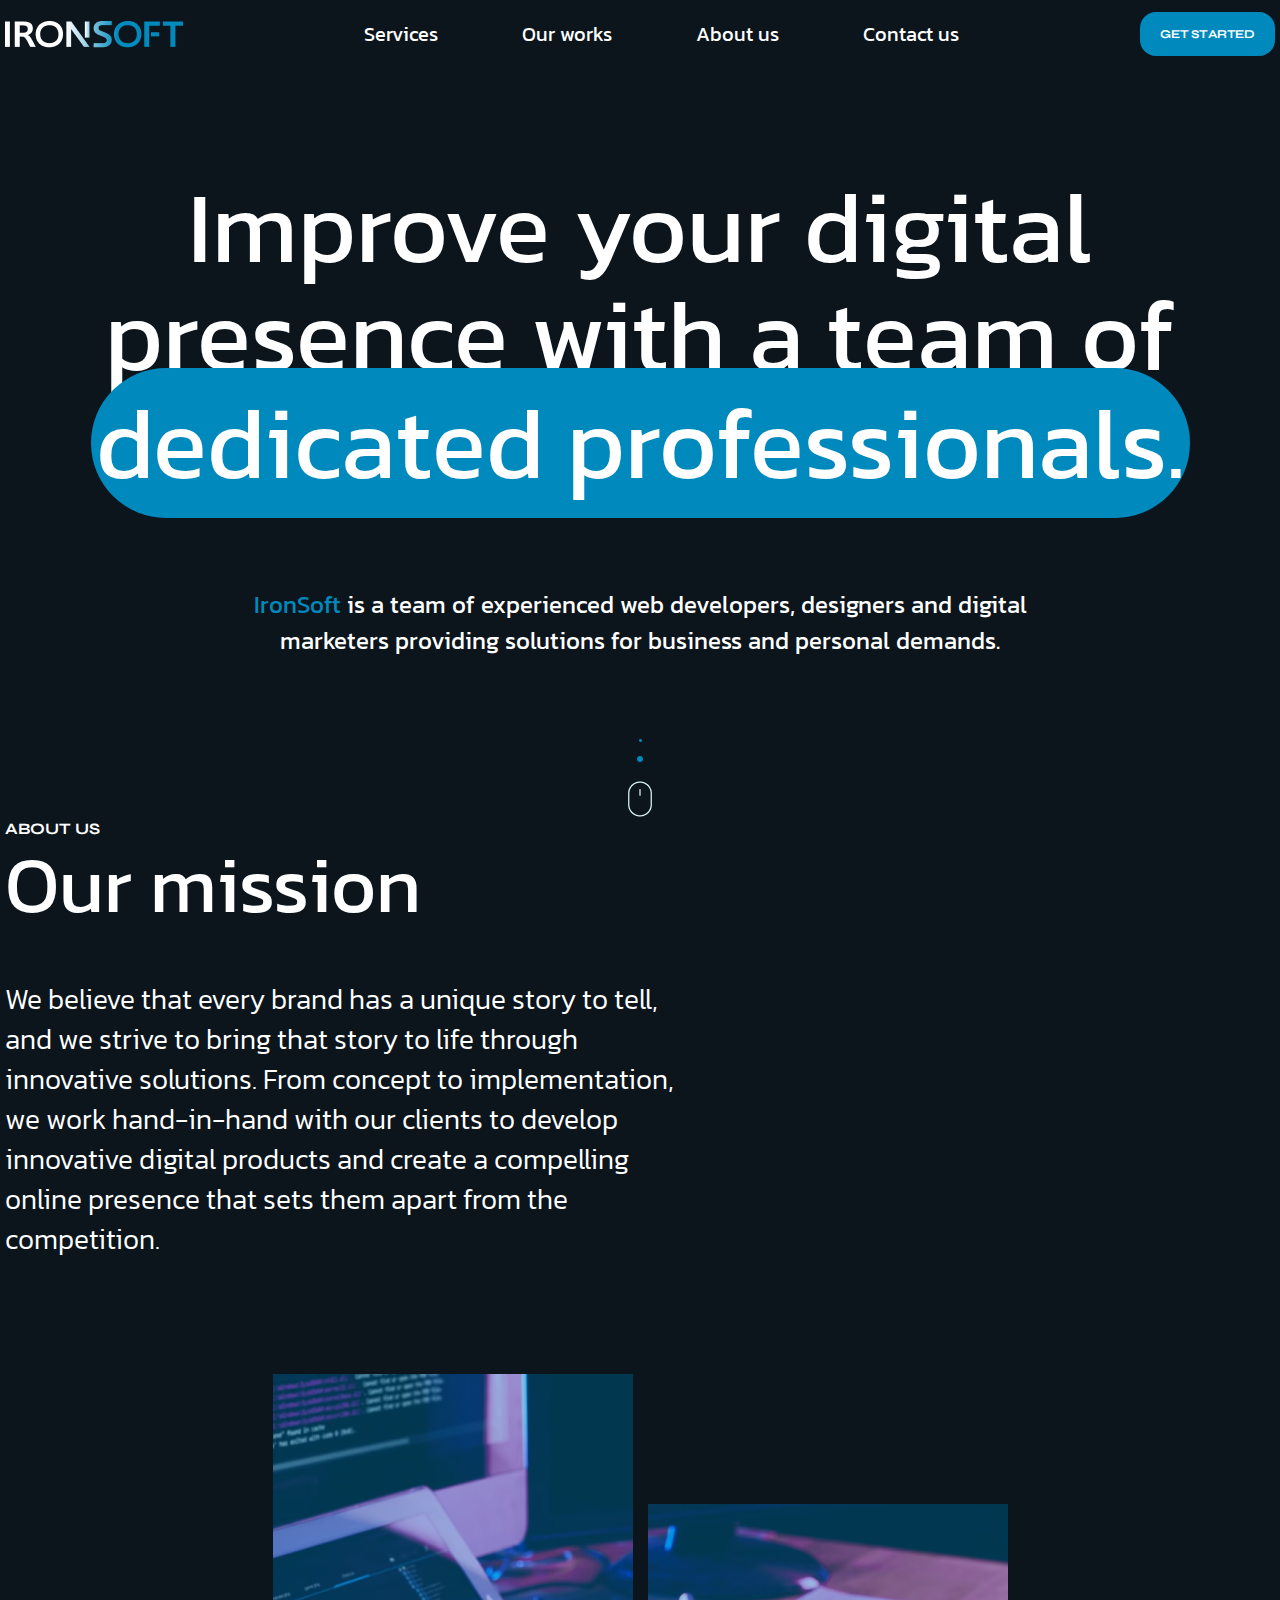
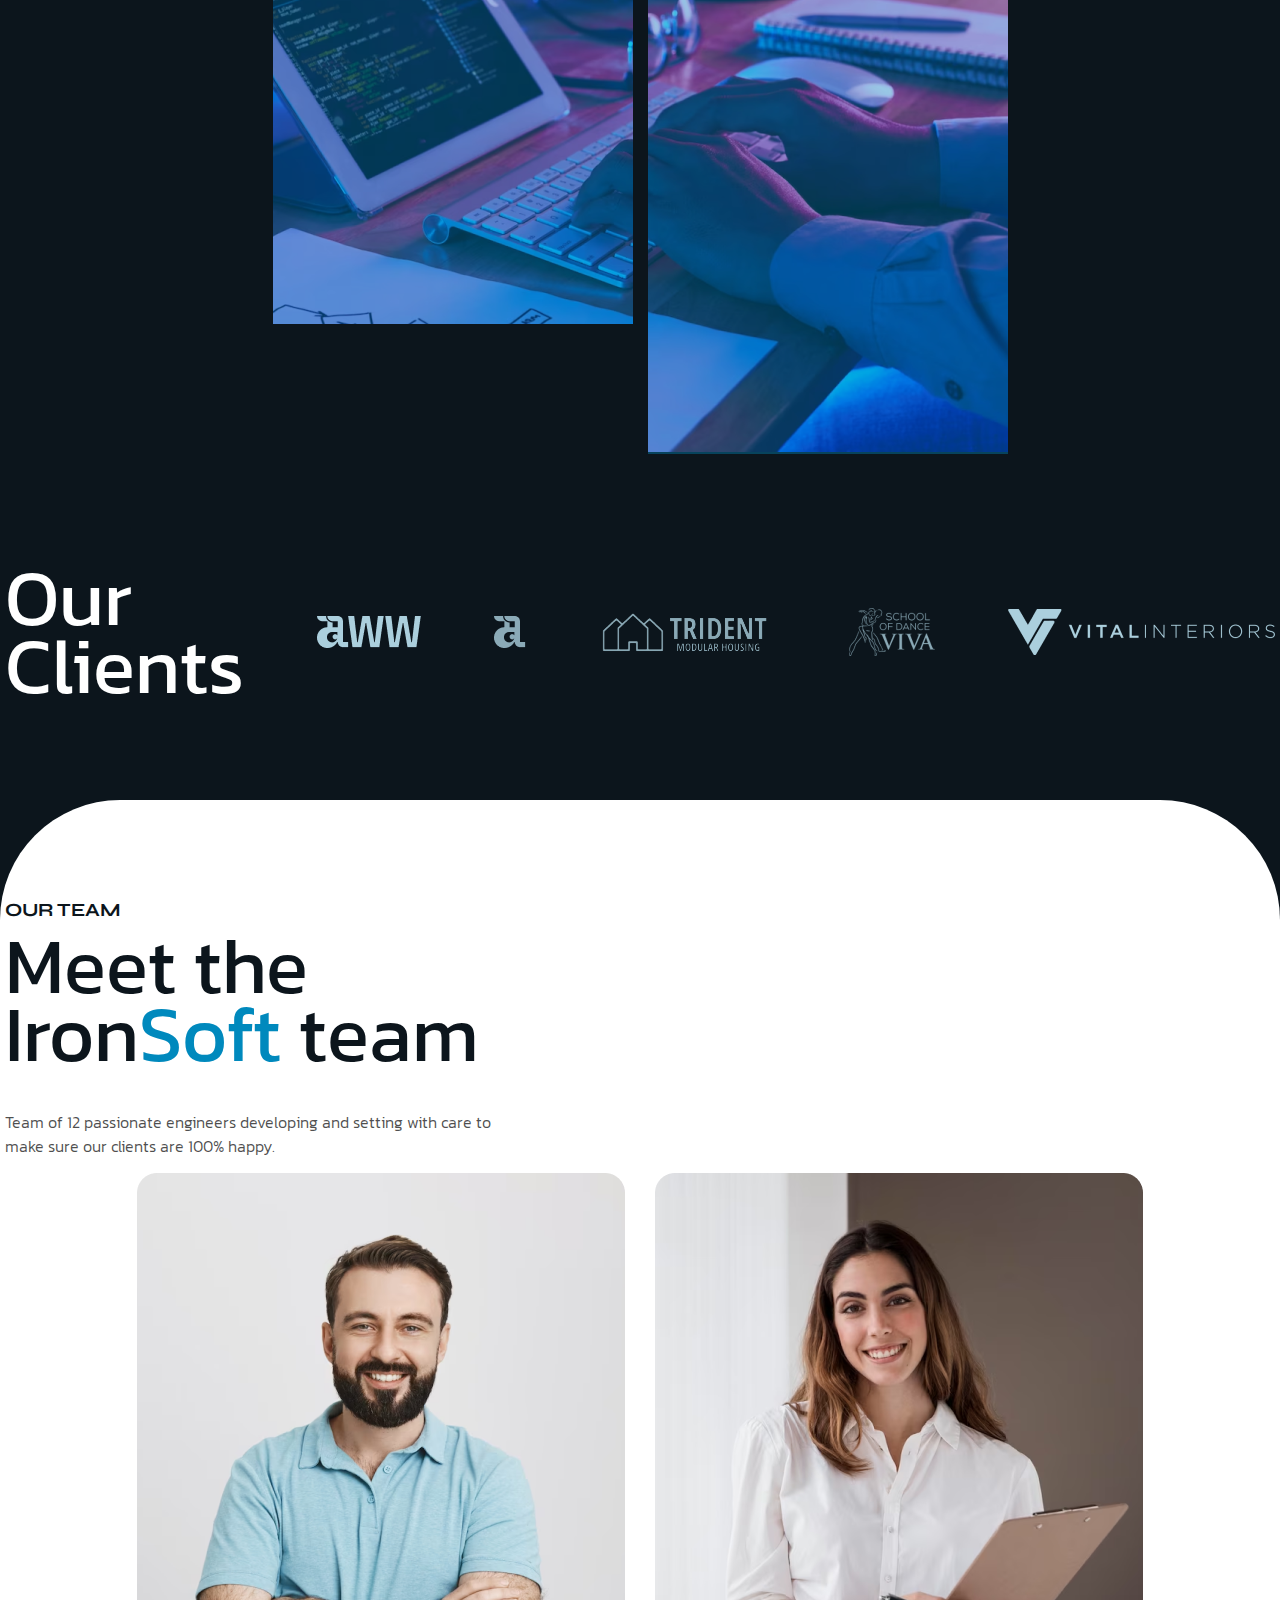
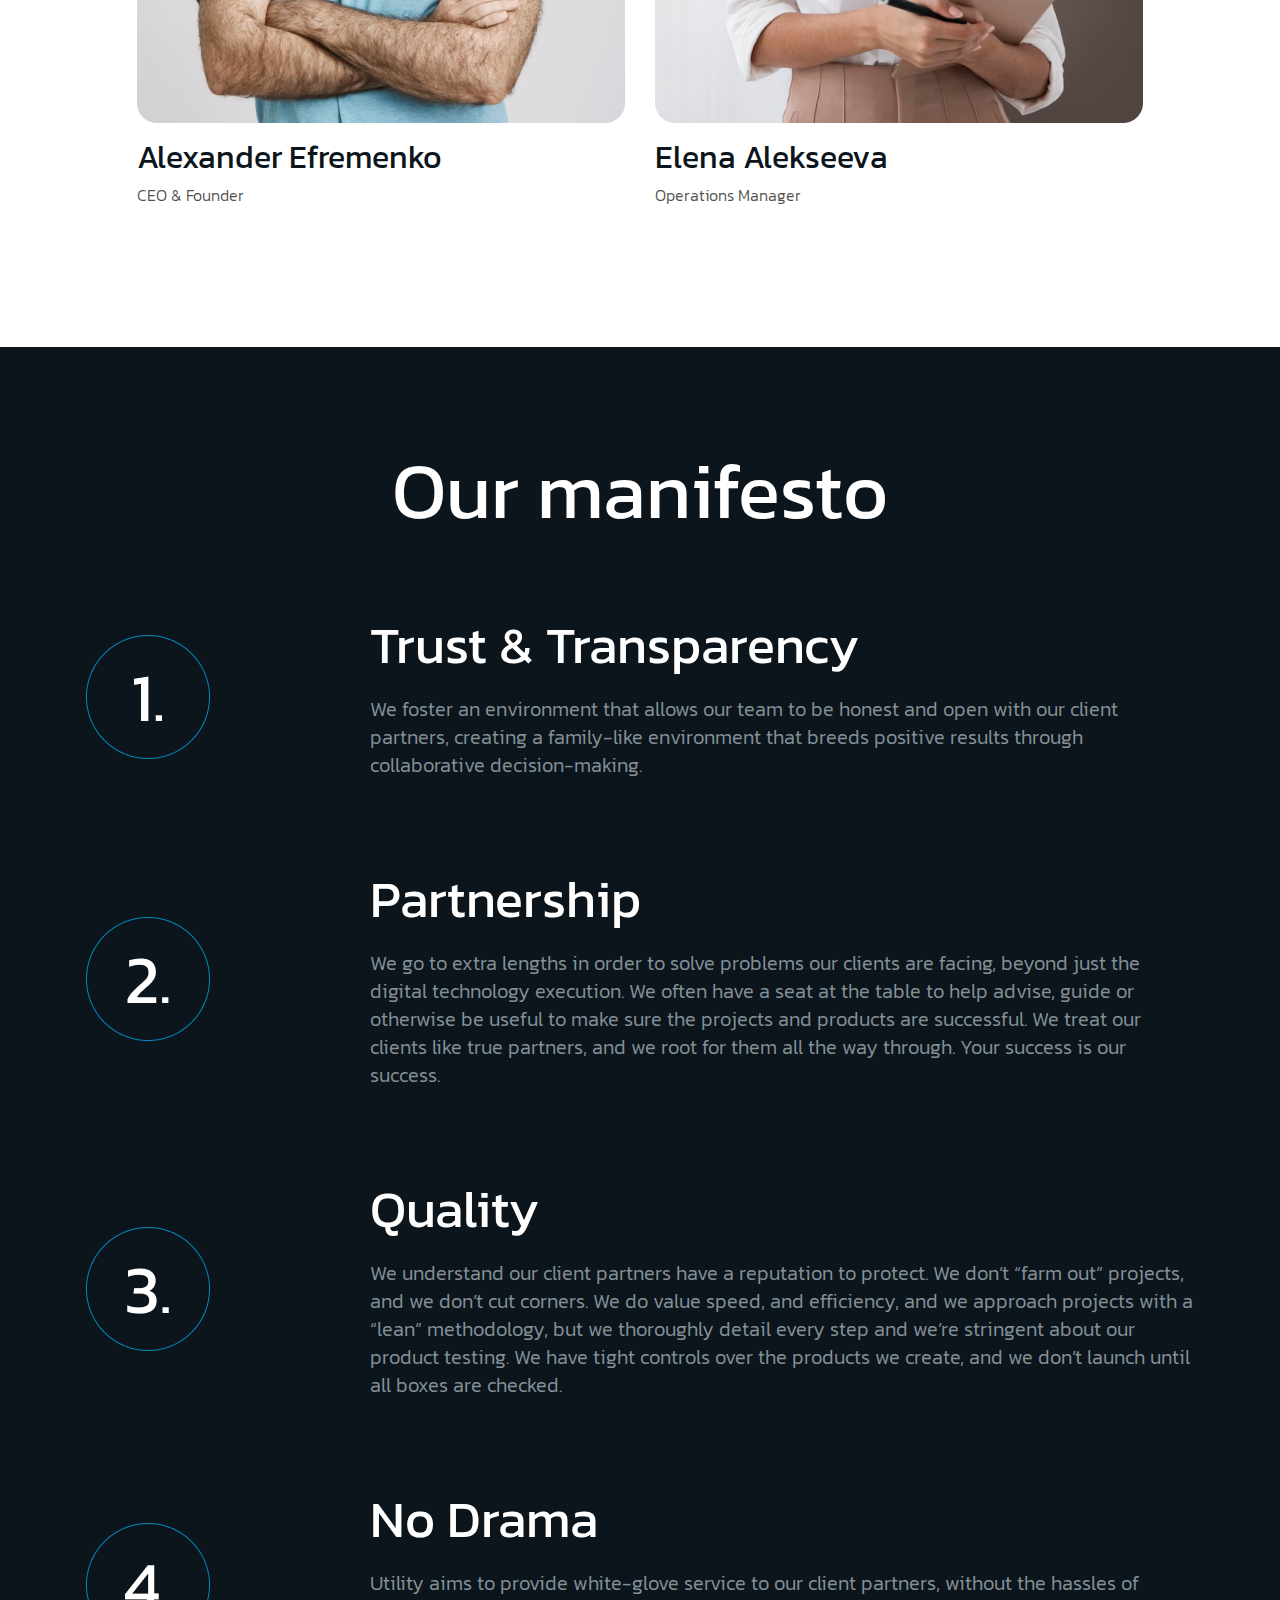
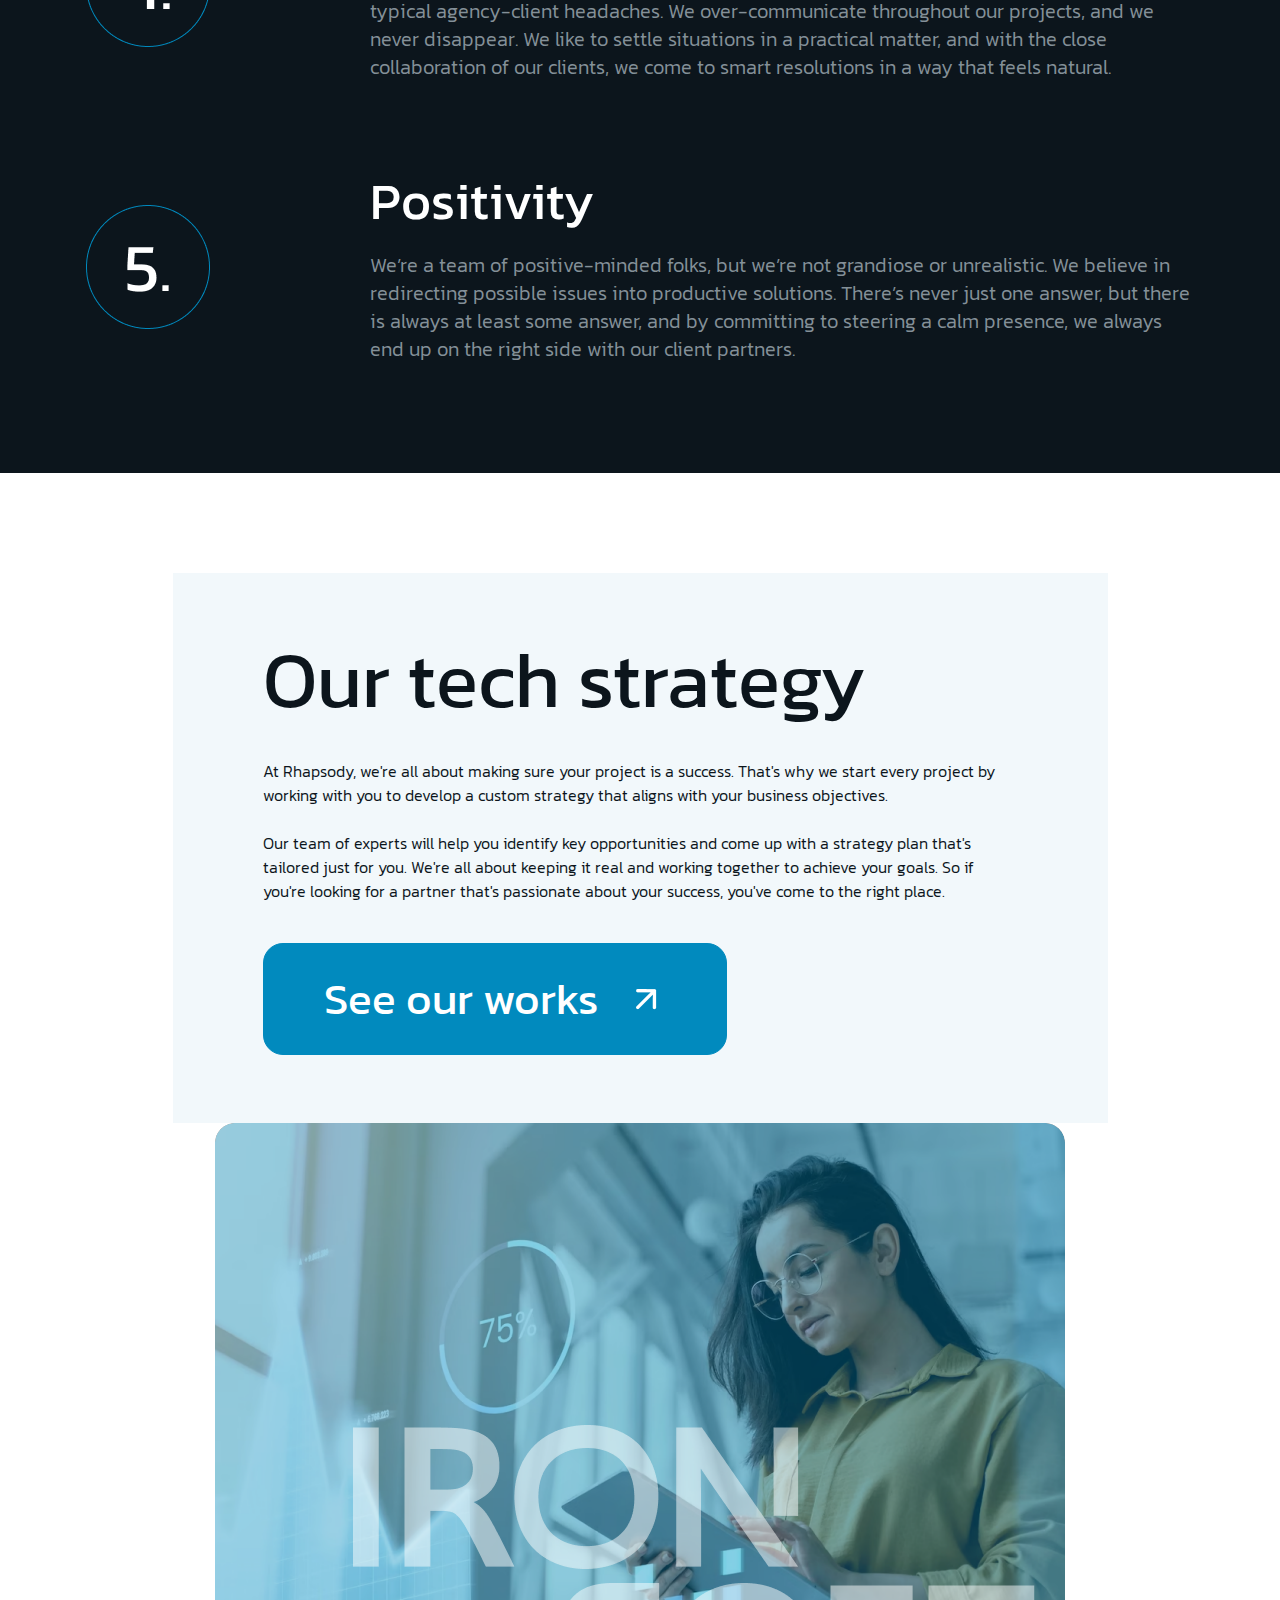
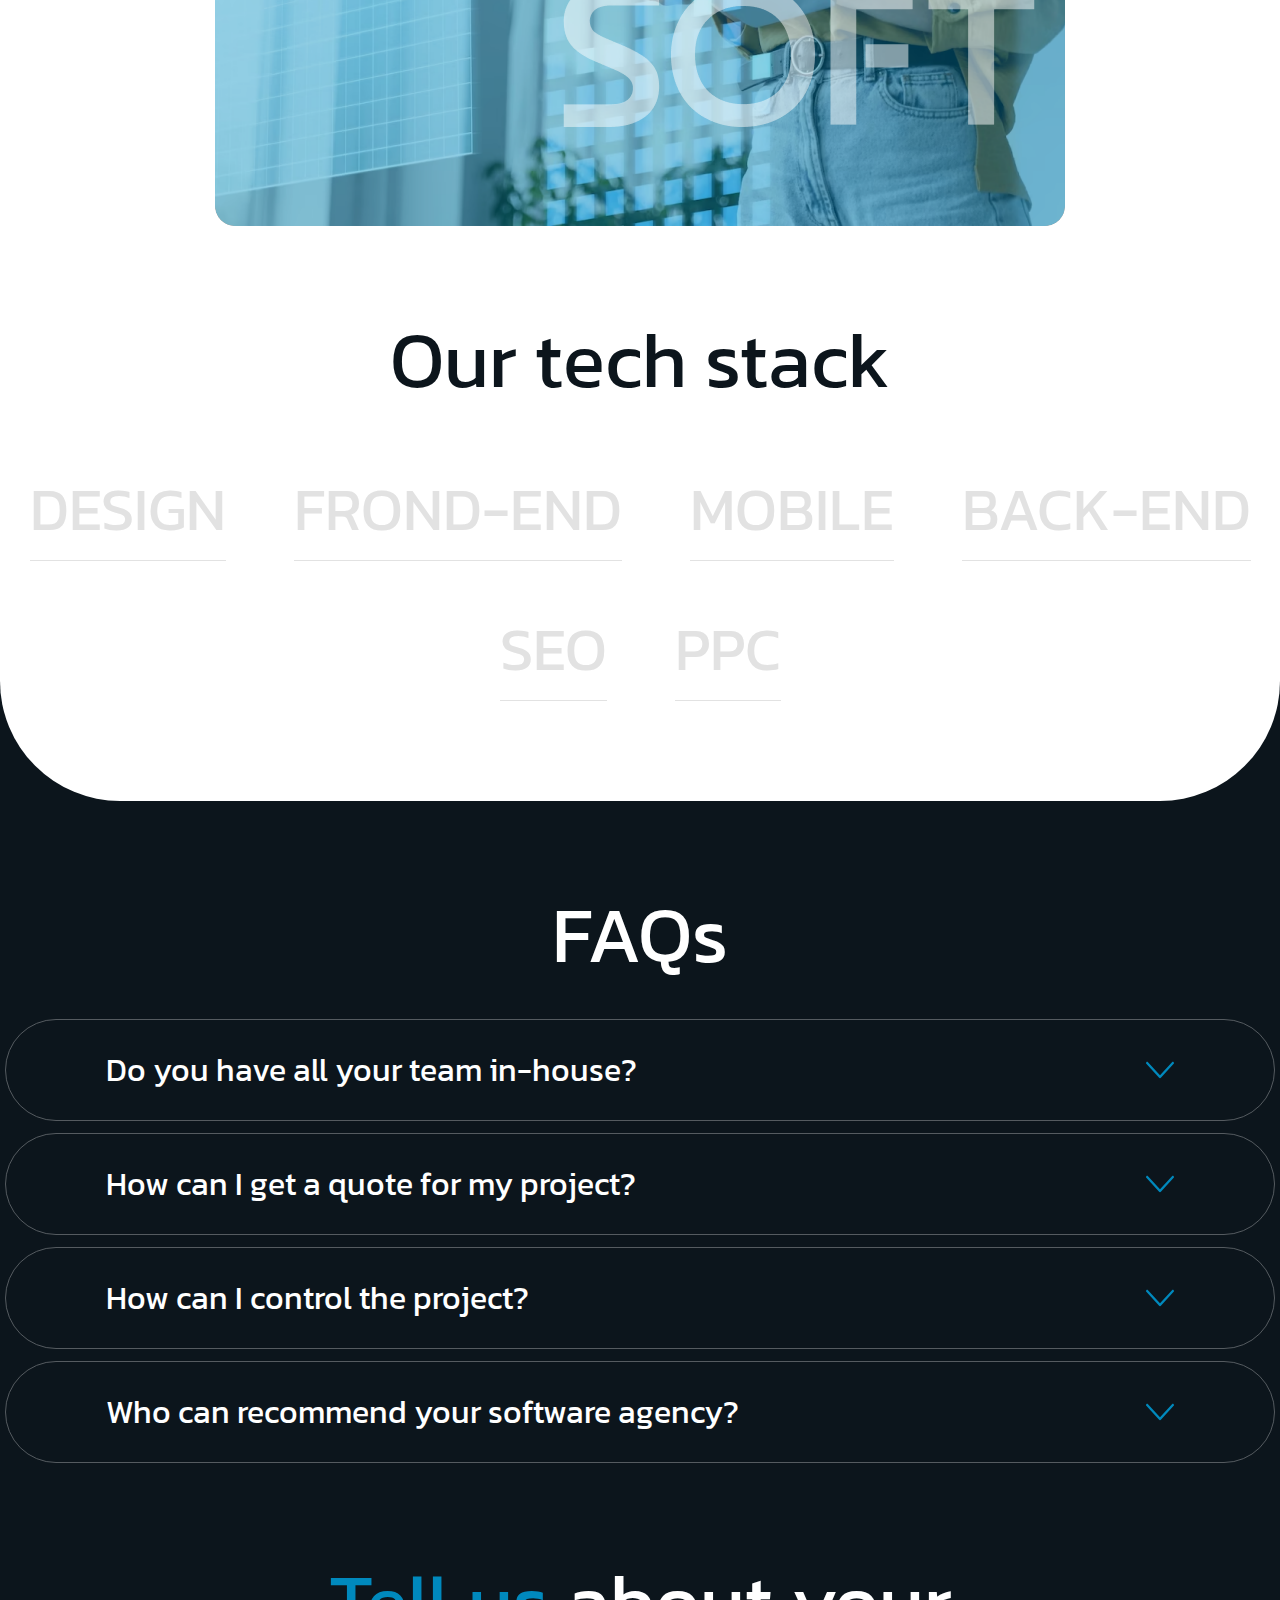
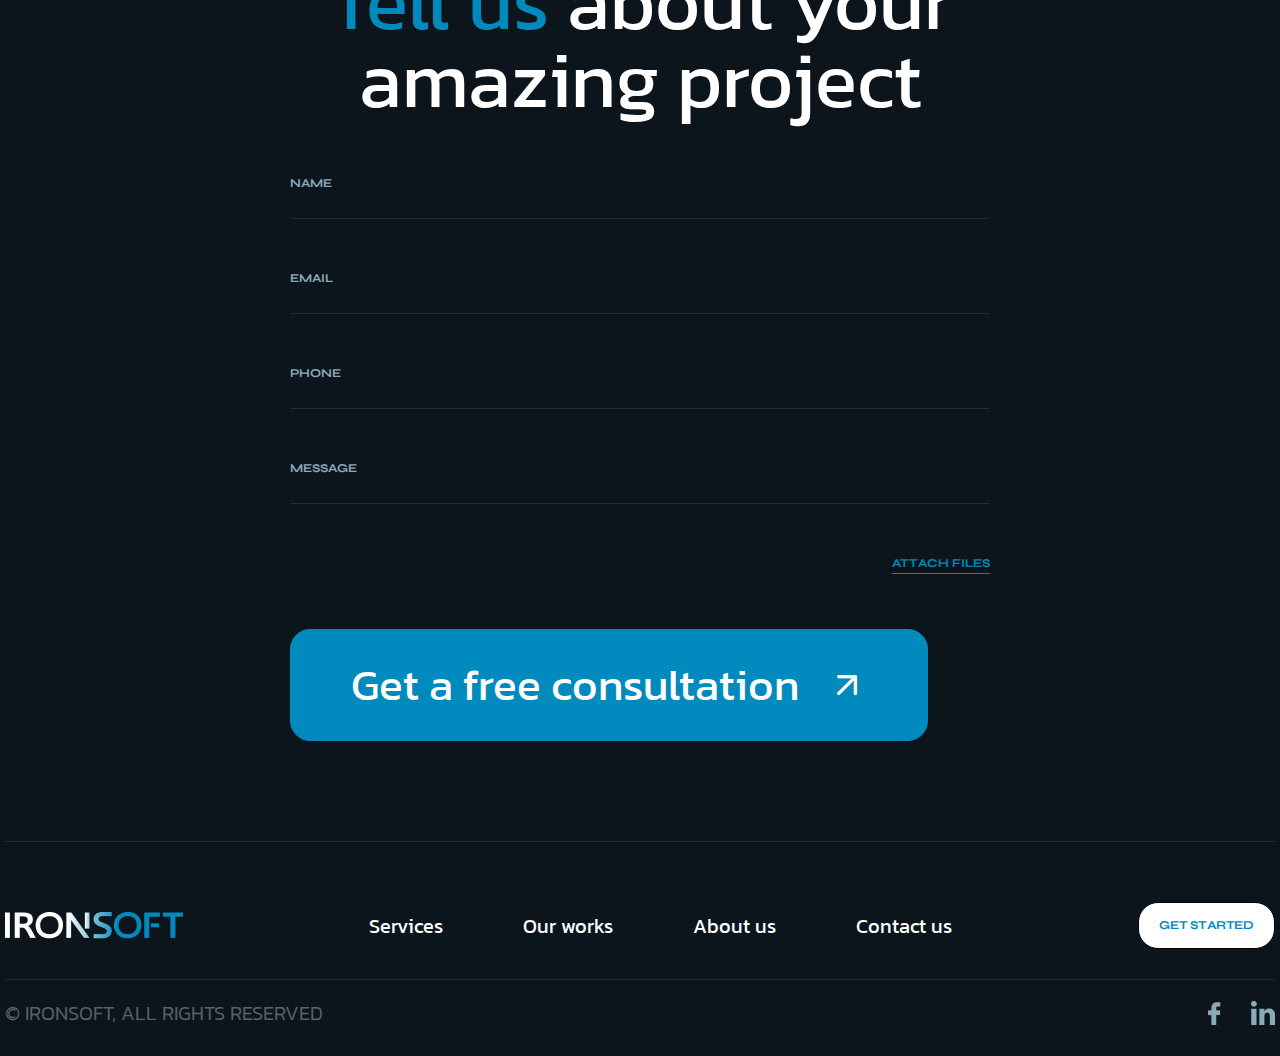
<file: Iron Soft/about.html>
<!DOCTYPE html>
<html lang="en">
<head>
    <meta charset="UTF-8">
    <meta http-equiv="X-UA-Compatible" content="IE=edge">
    <meta name="viewport" content="width=device-width, initial-scale=1.0">

    <link href="https://fonts.googleapis.com/css2?family=Kanit:wght@300;400&family=Syne:wght@700&display=swap" rel="stylesheet">
    <link rel="stylesheet" href="https://cdn.jsdelivr.net/npm/swiper@11/swiper-bundle.min.css"/>

    <link rel="stylesheet" href="css/reset.css">
    <link rel="stylesheet" href="css/style.css">
    <link rel="stylesheet" href="css/media.css">

    <title>Airon Soft</title>
</head>
<body>
    
    
    <header class="header">
        <div class="container--main container">
            <nav class="nav">

                <button class="menu-btn" type="button">
                    <span class="btn-line"></span>
                    <span class="btn-line"></span>
                    <span class="btn-line"></span>
                    <span class="btn-line"></span>
                </button>

                <a href="index.html" class="logo">
                    <img src="img/logo.png" alt="" class="img__logo">
                </a>
                <ul class="nav__items">
                    <li class="nav__item">
                        <a href="services.html" class="nav__item-link">Services</a>
                    </li>
                    <li class="nav__item">
                        <a href="works.html" class="nav__item-link">Our works</a>
                    </li>
                    <li class="nav__item">
                        <a href="about.html" class="nav__item-link">About us</a>
                    </li>
                    <li class="nav__item">
                        <a href="contact.html" class="nav__item-link">Contact us</a>
                    </li>
                </ul>
                <a href="#" class="btn btn--started">Get Started</a>
            </nav>
        </div>
    </header>

    <main>

        <section class="improve">
            <div class="container--main container">
                <div class="improve__inner">
                    <div class="improve__content">
                        <h1 class="improve__title">Improve your digital presence with a team of <span>dedicated professionals.</span></h1>
                        <p class="improve__text"><span>IronSoft</span> is a team of experienced web developers, designers and digital marketers providing solutions for business and personal demands.</p>
                    </div>
                    <img src="img/mouse.png" alt="" class="img__improve-mouse">
                </div>
            </div>
        </section>

        <section class="mission">
            <div class="container--main container">
                <div class="mission__inner">
                    <div class="mission__inner-photo">
                        <img src="img/mission-1.png" alt="" class="img__mession-ph">
                        <img src="img/mission-2.png" alt="" class="img__mession-ph">
                    </div>
                    <div class="mission__inner-info">
                        <h3 class="mission__info-suptitle">about us</h3>
                        <h2 class="mission__info-title">Our mission</h2>
                        <p class="mission__info-text">We believe that every brand has a unique story to tell, and we strive to bring that story to life through innovative solutions. From concept to implementation, we work hand-in-hand with our clients to develop innovative digital products and create a compelling online presence that sets them apart from the competition.</p>
                    </div>
                </div>
                <div class="mission__clients">
                    <div class="mission__clients-items">
                        <h2 class="mission__clients-title">Our <br>Clients</h2>
                        <img src="img/trust_brand-1.png" alt="" class="img__mission-clients">
                        <img src="img/trust_brand-2.png" alt="" class="img__mission-clients">
                        <img src="img/trust_brand-3.png" alt="" class="img__mission-clients">
                        <img src="img/trust_brand-4.png" alt="" class="img__mission-clients">
                        <img src="img/trust_brand-5.png" alt="" class="img__mission-clients">
                    </div>
                </div>
            </div>
        </section>

        <section class="meet">
            <div class="container--main container">
                <div class="meet__content">
                    <div class="meet__content-inner">
                        <div class="meet__inner-info">
                            <h3 class="meet__info-suptitle">Our team</h3>
                            <h2 class="meet__info-title">Meet the Iron<span>Soft</span> team</h2>
                            <p class="meet__info-text">Team of 12 passionate engineers developing and setting with care to make sure our clients are 100% happy.</p>
                        </div>
                        <div class="meet__inner-about">
                            <div class="meet__about-items">
                                <div class="meet__about-item">
                                    <img src="img/meet_about-1.png" alt="" class="img__meet-item">
                                    <h3 class="meet__item-name">Alexander Efremenko</h3>
                                    <p class="meet__item-job">CEO & Founder</p>
                                </div>
                                <div class="meet__about-item">
                                    <img src="img/meet_about-2.png" alt="" class="img__meet-item">
                                    <h3 class="meet__item-name">Elena Alekseeva</h3>
                                    <p class="meet__item-job">Operations Manager</p>
                                </div>
                            </div>
                        </div>
                    </div>
                </div>
            </div>
        </section>

        <section class="manifesto">
            <div class="container--main container">
                <h2 class="manifesto__title">Our manifesto</h2>
                <div class="manifesto__inner">
                    <div class="manifesto__items">
                        <div class="manifesto__items-content">
                            <div class="manifesto__content-number">
                                <img src="img/1.png" alt="" class="img__manifesto-number">
                            </div>
                            <div class="manifesto__content-info">
                                <h3 class="manifesto__info-title">Trust & Transparency</h3>
                                <p class="manifesto__info-text">We foster an environment that allows our team to be honest and open with our client partners, creating a family-like environment that breeds positive results through collaborative decision-making.</p>
                            </div>
                        </div>
                    </div>
                    <div class="manifesto__items">
                        <div class="manifesto__items-content">
                            <div class="manifesto__content-number">
                                <img src="img/2.png" alt="" class="img__manifesto-number">
                            </div>
                            <div class="manifesto__content-info">
                                <h3 class="manifesto__info-title">Partnership</h3>
                                <p class="manifesto__info-text">We go to extra lengths in order to solve problems our clients are facing, beyond just the digital technology execution. We often have a seat at the table to help advise, guide or otherwise be useful to make sure the projects and products are successful. We treat our clients like true partners, and we root for them all the way through. Your success is our success.</p>
                            </div>
                        </div>
                    </div>
                    <div class="manifesto__items">
                        <div class="manifesto__items-content">
                            <div class="manifesto__content-number">
                                <img src="img/3.png" alt="" class="img__manifesto-number">
                            </div>
                            <div class="manifesto__content-info">
                                <h3 class="manifesto__info-title">Quality</h3>
                                <p class="manifesto__info-text">We understand our client partners have a reputation to protect. We don’t “farm out” projects, and we don’t cut corners. We do value speed, and efficiency, and we approach projects with a “lean” methodology, but we thoroughly detail every step and we’re stringent about our product testing. We have tight controls over the products we create, and we don’t launch until all boxes are checked.</p>
                            </div>
                        </div>
                    </div>
                    <div class="manifesto__items">
                        <div class="manifesto__items-content">
                            <div class="manifesto__content-number">
                                <img src="img/4.png" alt="" class="img__manifesto-number">
                            </div>
                            <div class="manifesto__content-info">
                                <h3 class="manifesto__info-title">No Drama</h3>
                                <p class="manifesto__info-text">Utility aims to provide white-glove service to our client partners, without the hassles of typical agency-client headaches. We over-communicate throughout our projects, and we never disappear. We like to settle situations in a practical matter, and with the close collaboration of our clients, we come to smart resolutions in a way that feels natural.</p>
                            </div>
                        </div>
                    </div>
                    <div class="manifesto__items">
                        <div class="manifesto__items-content">
                            <div class="manifesto__content-number">
                                <img src="img/5.png" alt="" class="img__manifesto-number">
                            </div>
                            <div class="manifesto__content-info">
                                <h3 class="manifesto__info-title">Positivity</h3>
                                <p class="manifesto__info-text">We’re a team of positive-minded folks, but we’re not grandiose or unrealistic. We believe in redirecting possible issues into productive solutions. There’s never just one answer, but there is always at least some answer, and by committing to steering a calm presence, we always end up on the right side with our client partners.</p>
                            </div>
                        </div>
                    </div>
                </div>
            </div>
        </section>

        <section class="strategy">
            <div class="container--main container">
                <div class="strategy__inner">
                    <div class="strategy__info">
                        <h2 class="strategy__info-title">Our tech strategy</h2>
                        <p class="strategy__info-text">At Rhapsody, we're all about making sure your project is a success. That's why we start every project by working with you to develop a custom strategy that aligns with your business objectives.<br><br>Our team of experts will help you identify key opportunities and come up with a strategy plan that's tailored just for you. We're all about keeping it real and working together to achieve your goals. So if you're looking for a partner that's passionate about your success, you've come to the right place.</p>
                        <a href="works.html" class="btn--free btn" target="_blank">See our works</a>
                    </div>
                    <div class="strategy__photo">
                        <img src="img/strategy-img.png" alt="" class="img__strategy-ph">
                    </div>
                </div>
            </div>
        </section>

        <section class="stack">
            <div class="container--main container">
                <h2 class="stack__title">Our tech stack</h2>
                <div class="stack__nav-items">
                    <a href="#design" class="stack__link">Design</a>
                    <a href="#frontend" class="stack__link">Frond-end</a>
                    <a href="#mobile" class="stack__link">Mobile</a>
                    <a href="#backend" class="stack__link">Back-end</a>
                    <a href="#seo" class="stack__link">Seo</a>
                    <a href="#ppc" class="stack__link">PPc</a>
                </div>
                <div id="design" class="stack__items">
                    <div class="stack__items-inner">
                        <div class="stack__item">
                            <img src="img/figma.png" alt="" class="img__stack-item">
                            <p class="stack__item-descr">Figma</p>
                        </div>
                        <div class="stack__item">
                            <img src="img/ps.png" alt="" class="img__stack-item">
                            <p class="stack__item-descr">Photoshop</p>
                        </div>
                        <div class="stack__item">
                            <img src="img/ai.png" alt="" class="img__stack-item">
                            <p class="stack__item-descr">ILLUSTRATOR</p>
                        </div>
                        <div class="stack__item">
                            <img src="img/id.png" alt="" class="img__stack-item">
                            <p class="stack__item-descr">INDESIGN</p>
                        </div>
                        <div class="stack__item">
                            <img src="img/xd.png" alt="" class="img__stack-item">
                            <p class="stack__item-descr">INDESIGN</p>
                        </div>
                    </div>
                </div>
                <div id="frontend" class="stack__items">
                    <div class="stack__items-inner">
                        <div class="stack__item">
                            <img src="img/ps.png" alt="" class="img__stack-item">
                            <p class="stack__item-descr">Figma</p>
                        </div>
                        <div class="stack__item">
                            <img src="img/figma.png" alt="" class="img__stack-item">
                            <p class="stack__item-descr">Photoshop</p>
                        </div>
                        <div class="stack__item">
                            <img src="img/ps.png" alt="" class="img__stack-item">
                            <p class="stack__item-descr">ILLUSTRATOR</p>
                        </div>
                        <div class="stack__item">
                            <img src="img/ai.png" alt="" class="img__stack-item">
                            <p class="stack__item-descr">INDESIGN</p>
                        </div>
                        <div class="stack__item">
                            <img src="img/xd.png" alt="" class="img__stack-item">
                            <p class="stack__item-descr">INDESIGN</p>
                        </div>
                    </div>
                </div>
                <div id="mobile" class="stack__items">
                    <div class="stack__items-inner">
                        <div class="stack__item">
                            <img src="img/ps.png" alt="" class="img__stack-item">
                            <p class="stack__item-descr">Figma</p>
                        </div>
                        <div class="stack__item">
                            <img src="img/ai.png" alt="" class="img__stack-item">
                            <p class="stack__item-descr">Photoshop</p>
                        </div>
                        <div class="stack__item">
                            <img src="img/ps.png" alt="" class="img__stack-item">
                            <p class="stack__item-descr">ILLUSTRATOR</p>
                        </div>
                        <div class="stack__item">
                            <img src="img/id.png" alt="" class="img__stack-item">
                            <p class="stack__item-descr">INDESIGN</p>
                        </div>
                        <div class="stack__item">
                            <img src="img/xd.png" alt="" class="img__stack-item">
                            <p class="stack__item-descr">INDESIGN</p>
                        </div>
                    </div>
                </div>
                <div id="backend" class="stack__items">
                    <div class="stack__items-inner">
                        <div class="stack__item">
                            <img src="img/xd.png" alt="" class="img__stack-item">
                            <p class="stack__item-descr">Figma</p>
                        </div>
                        <div class="stack__item">
                            <img src="img/figma.png" alt="" class="img__stack-item">
                            <p class="stack__item-descr">Photoshop</p>
                        </div>
                        <div class="stack__item">
                            <img src="img/ai.png" alt="" class="img__stack-item">
                            <p class="stack__item-descr">ILLUSTRATOR</p>
                        </div>
                        <div class="stack__item">
                            <img src="img/id.png" alt="" class="img__stack-item">
                            <p class="stack__item-descr">INDESIGN</p>
                        </div>
                        <div class="stack__item">
                            <img src="img/xd.png" alt="" class="img__stack-item">
                            <p class="stack__item-descr">INDESIGN</p>
                        </div>
                    </div>
                </div>
                <div id="seo" class="stack__items">
                    <div class="stack__items-inner">
                        <div class="stack__item">
                            <img src="img/figma.png" alt="" class="img__stack-item">
                            <p class="stack__item-descr">Figma</p>
                        </div>
                        <div class="stack__item">
                            <img src="img/ps.png" alt="" class="img__stack-item">
                            <p class="stack__item-descr">Photoshop</p>
                        </div>
                        <div class="stack__item">
                            <img src="img/xd.png" alt="" class="img__stack-item">
                            <p class="stack__item-descr">ILLUSTRATOR</p>
                        </div>
                        <div class="stack__item">
                            <img src="img/id.png" alt="" class="img__stack-item">
                            <p class="stack__item-descr">INDESIGN</p>
                        </div>
                        <div class="stack__item">
                            <img src="img/id.png" alt="" class="img__stack-item">
                            <p class="stack__item-descr">INDESIGN</p>
                        </div>
                    </div>
                </div>
                <div id="ppc" class="stack__items">
                    <div class="stack__items-inner">
                        <div class="stack__item">
                            <img src="img/figma.png" alt="" class="img__stack-item">
                            <p class="stack__item-descr">Figma</p>
                        </div>
                        <div class="stack__item">
                            <img src="img/ps.png" alt="" class="img__stack-item">
                            <p class="stack__item-descr">Photoshop</p>
                        </div>
                        <div class="stack__item">
                            <img src="img/ai.png" alt="" class="img__stack-item">
                            <p class="stack__item-descr">ILLUSTRATOR</p>
                        </div>
                        <div class="stack__item">
                            <img src="img/figma.png" alt="" class="img__stack-item">
                            <p class="stack__item-descr">INDESIGN</p>
                        </div>
                        <div class="stack__item">
                            <img src="img/ps.png" alt="" class="img__stack-item">
                            <p class="stack__item-descr">INDESIGN</p>
                        </div>
                    </div>
                </div>
            </div>
        </section>

        <section class="faqs">
            <h2 class="faqs__title">FAQs</h2>
            <div class="container">
                <div class="faqs__content">
                    <div class="faq">
                        <div class="faq__question">
                            <h2 class="faq__question-title">Do you have all your team in-house?</h2>
                            <svg xmlns="http://www.w3.org/2000/svg" width="28" height="28" viewBox="0 0 28 28" fill="none">
                                <path d="M14.8881 21.8425L27.6569 7.8309C28.1144 7.37111 28.1144 6.62543 27.6569 6.16564C27.1995 5.70585 26.4573 5.70585 25.9998 6.16564L14 19.3324L2.00019 6.16681C1.54273 5.70702 0.800512 5.70702 0.343092 6.16681C-0.114328 6.6266 -0.114328 7.37228 0.343092 7.83203L13.1119 21.8437C13.3558 22.0887 13.6791 22.1938 13.9988 22.1774C14.3197 22.1927 14.643 22.0876 14.8881 21.8425Z" fill="#0089BD"/>
                            </svg>
                        </div>
                        <div class="faq__answer">
                            <p class="faq__answer-text">Lorem ipsum dolor sit amet consectetur adipisicing elit. Fugiat eum in, dolore eveniet quod maxime veniam hic ab nemo, dicta aperiam rerum natus illum consectetur unde eos, nihil quam corrupti.</p>
                        </div>
                    </div>
                    <div class="faq">
                        <div class="faq__question">
                            <h2 class="faq__question-title">How can I get a quote for my project?</h2>
                            <svg xmlns="http://www.w3.org/2000/svg" width="28" height="28" viewBox="0 0 28 28" fill="none">
                                <path d="M14.8881 21.8425L27.6569 7.8309C28.1144 7.37111 28.1144 6.62543 27.6569 6.16564C27.1995 5.70585 26.4573 5.70585 25.9998 6.16564L14 19.3324L2.00019 6.16681C1.54273 5.70702 0.800512 5.70702 0.343092 6.16681C-0.114328 6.6266 -0.114328 7.37228 0.343092 7.83203L13.1119 21.8437C13.3558 22.0887 13.6791 22.1938 13.9988 22.1774C14.3197 22.1927 14.643 22.0876 14.8881 21.8425Z" fill="#0089BD"/>
                            </svg>
                        </div>
                        <div class="faq__answer">
                            <p class="faq__answer-text">Lorem ipsum dolor sit amet consectetur adipisicing elit. Fugiat eum in, dolore eveniet quod maxime veniam hic ab nemo, dicta aperiam rerum natus illum consectetur unde eos, nihil quam corrupti.</p>
                        </div>
                    </div>
                    <div class="faq">
                        <div class="faq__question">
                            <h2 class="faq__question-title">How can I control the project?</h2>
                            <svg xmlns="http://www.w3.org/2000/svg" width="28" height="28" viewBox="0 0 28 28" fill="none">
                                <path d="M14.8881 21.8425L27.6569 7.8309C28.1144 7.37111 28.1144 6.62543 27.6569 6.16564C27.1995 5.70585 26.4573 5.70585 25.9998 6.16564L14 19.3324L2.00019 6.16681C1.54273 5.70702 0.800512 5.70702 0.343092 6.16681C-0.114328 6.6266 -0.114328 7.37228 0.343092 7.83203L13.1119 21.8437C13.3558 22.0887 13.6791 22.1938 13.9988 22.1774C14.3197 22.1927 14.643 22.0876 14.8881 21.8425Z" fill="#0089BD"/>
                            </svg>
                        </div>
                        <div class="faq__answer">
                            <p class="faq__answer-text">Lorem ipsum dolor sit amet consectetur adipisicing elit. Fugiat eum in, dolore eveniet quod maxime veniam hic ab nemo, dicta aperiam rerum natus illum consectetur unde eos, nihil quam corrupti.</p>
                        </div>
                    </div>
                    <div class="faq">
                        <div class="faq__question">
                            <h2 class="faq__question-title">Who can recommend your software agency?</h2>
                            <svg xmlns="http://www.w3.org/2000/svg" width="28" height="28" viewBox="0 0 28 28" fill="none">
                                <path d="M14.8881 21.8425L27.6569 7.8309C28.1144 7.37111 28.1144 6.62543 27.6569 6.16564C27.1995 5.70585 26.4573 5.70585 25.9998 6.16564L14 19.3324L2.00019 6.16681C1.54273 5.70702 0.800512 5.70702 0.343092 6.16681C-0.114328 6.6266 -0.114328 7.37228 0.343092 7.83203L13.1119 21.8437C13.3558 22.0887 13.6791 22.1938 13.9988 22.1774C14.3197 22.1927 14.643 22.0876 14.8881 21.8425Z" fill="#0089BD"/>
                            </svg>
                        </div>
                        <div class="faq__answer">
                            <p class="faq__answer-text">Lorem ipsum dolor sit amet consectetur adipisicing elit. Fugiat eum in, dolore eveniet quod maxime veniam hic ab nemo, dicta aperiam rerum natus illum consectetur unde eos, nihil quam corrupti.</p>
                        </div>
                    </div>
                </div>
            </div>
        </section>

        <section class="tell">
            <div class="container--big container">
                <div class="tell__content">
                    <div class="tell__title"><span>Tell us</span> about your amazing project</div>
                    <div class="tell__inputs">
                        <input type="text" class="input__tell" placeholder="name">
                        <input type="text" class="input__tell" placeholder="Email">
                        <input type="text" class="input__tell" placeholder="Phone">
                        <input type="text" class="input__tell" placeholder="message">
                        <div class="tell__links">
                            <a href="#" class="tell__link">attach files</a>
                        </div>
                    </div>
                    <a href="#" class="btn btn--free">Get a free consultation</a>
                </div>
            </div>
        </section>

    </main>


    <footer class="footer">
        <div class="container--main container">
            <nav class="nav__footer">
                <a href="index.html" class="logo">
                    <img src="img/logo.png" alt="" class="img__logo">
                </a>
                <ul class="nav__footer-items">
                    <li class="nav__footer-item">
                        <a href="services.html" class="nav__footer-link">Services</a>
                    </li>
                    <li class="nav__footer-item">
                        <a href="works.html" class="nav__footer-link">Our works</a>
                    </li>
                    <li class="nav__footer-item">
                        <a href="about.html" class="nav__footer-link">About us</a>
                    </li>
                    <li class="nav__footer-item">
                        <a href="contact.html" class="nav__footer-link">Contact us</a>
                    </li>
                </ul>
                <a href="#" class="btn btn--footer">get started</a>
            </nav>
            <div class="footer__copyright">
                <div class="footer__copyright-items">
                    <p class="footer__copyright-text">© IRONSOFT, ALL RIGHTS RESERVED</p>
                    <div class="footer__copyright-social">
                        <a href="#" class="copyright__social-link">
                            <img src="img/ico_fb.png" alt="" class="img__footer-social">
                        </a>
                        <a href="#" class="copyright__social-link">
                            <img src="img/ico_linked.png" alt="" class="img__footer-social">
                        </a>
                    </div>
                </div>
            </div>
        </div>
    </footer>


<script src="https://cdn.jsdelivr.net/npm/swiper@11/swiper-bundle.min.js"></script>
<script src="js/main.js"></script>

</body>
</html>
</file>
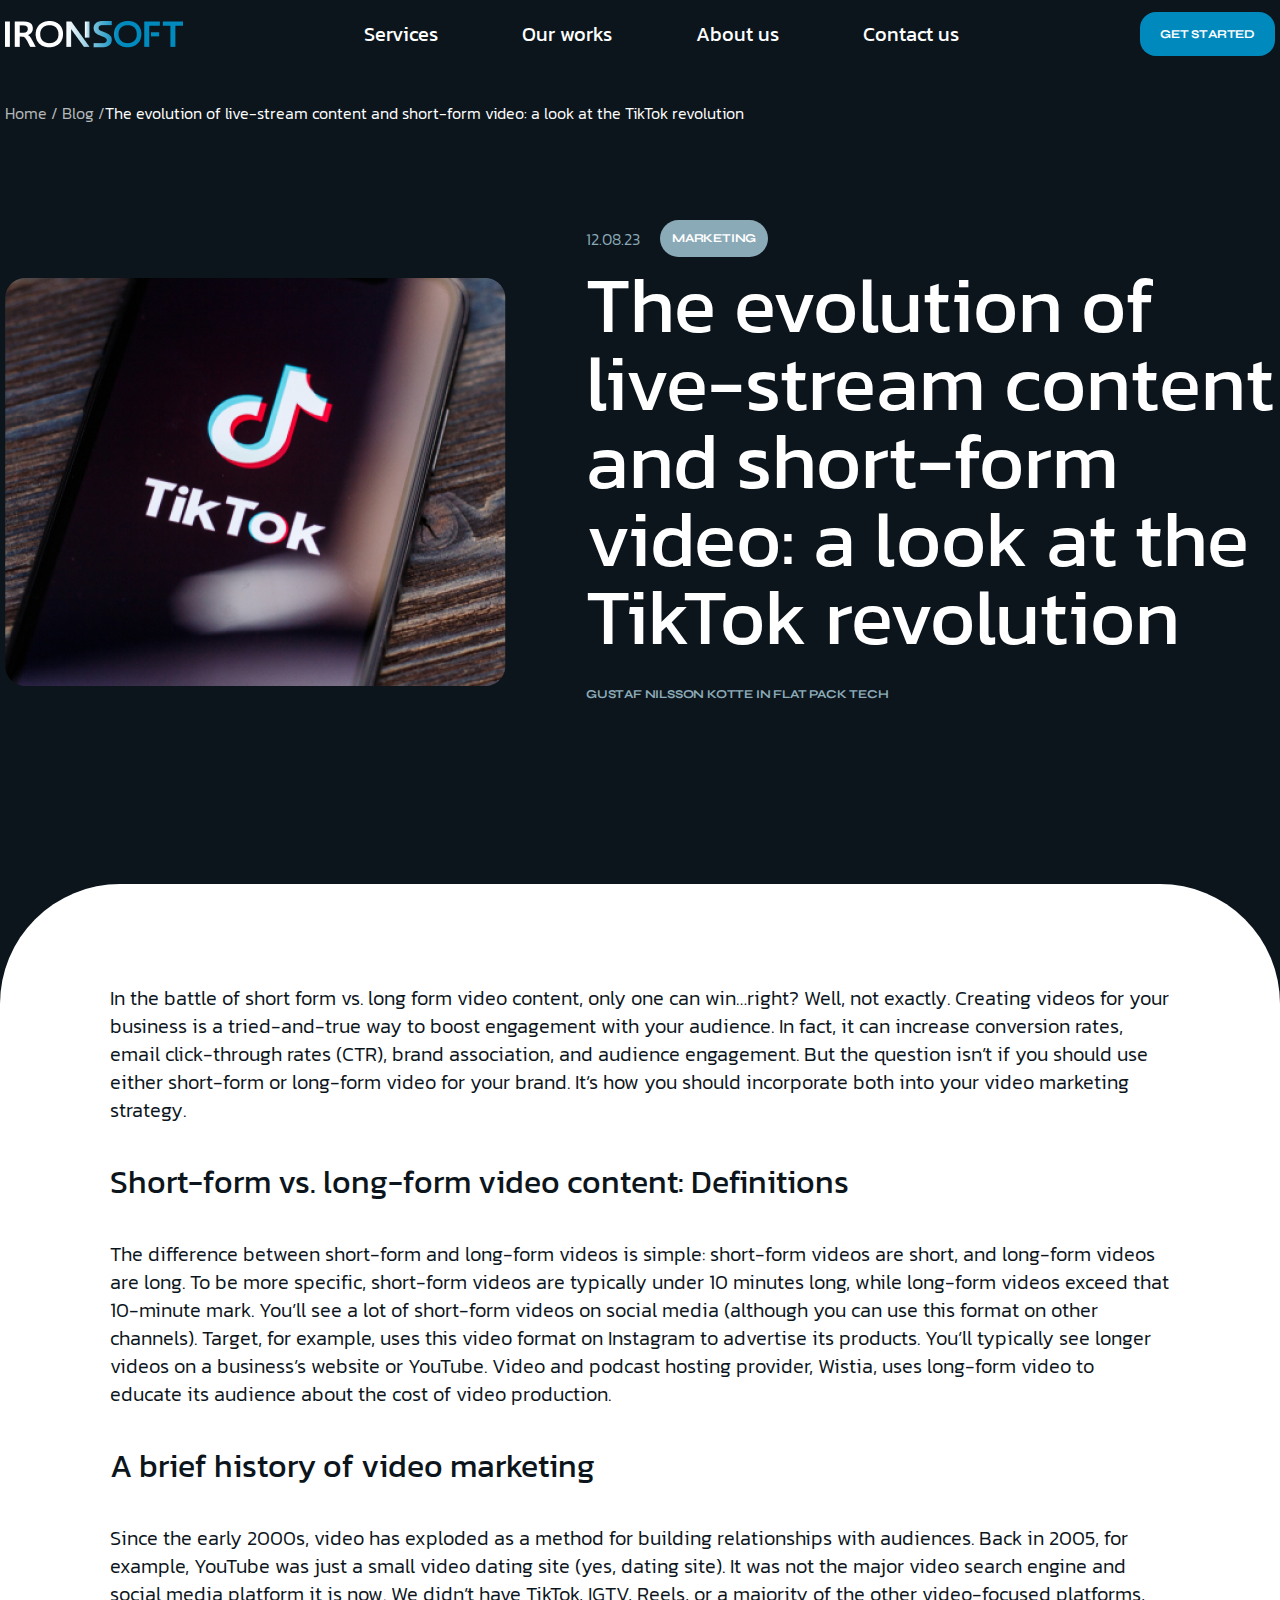
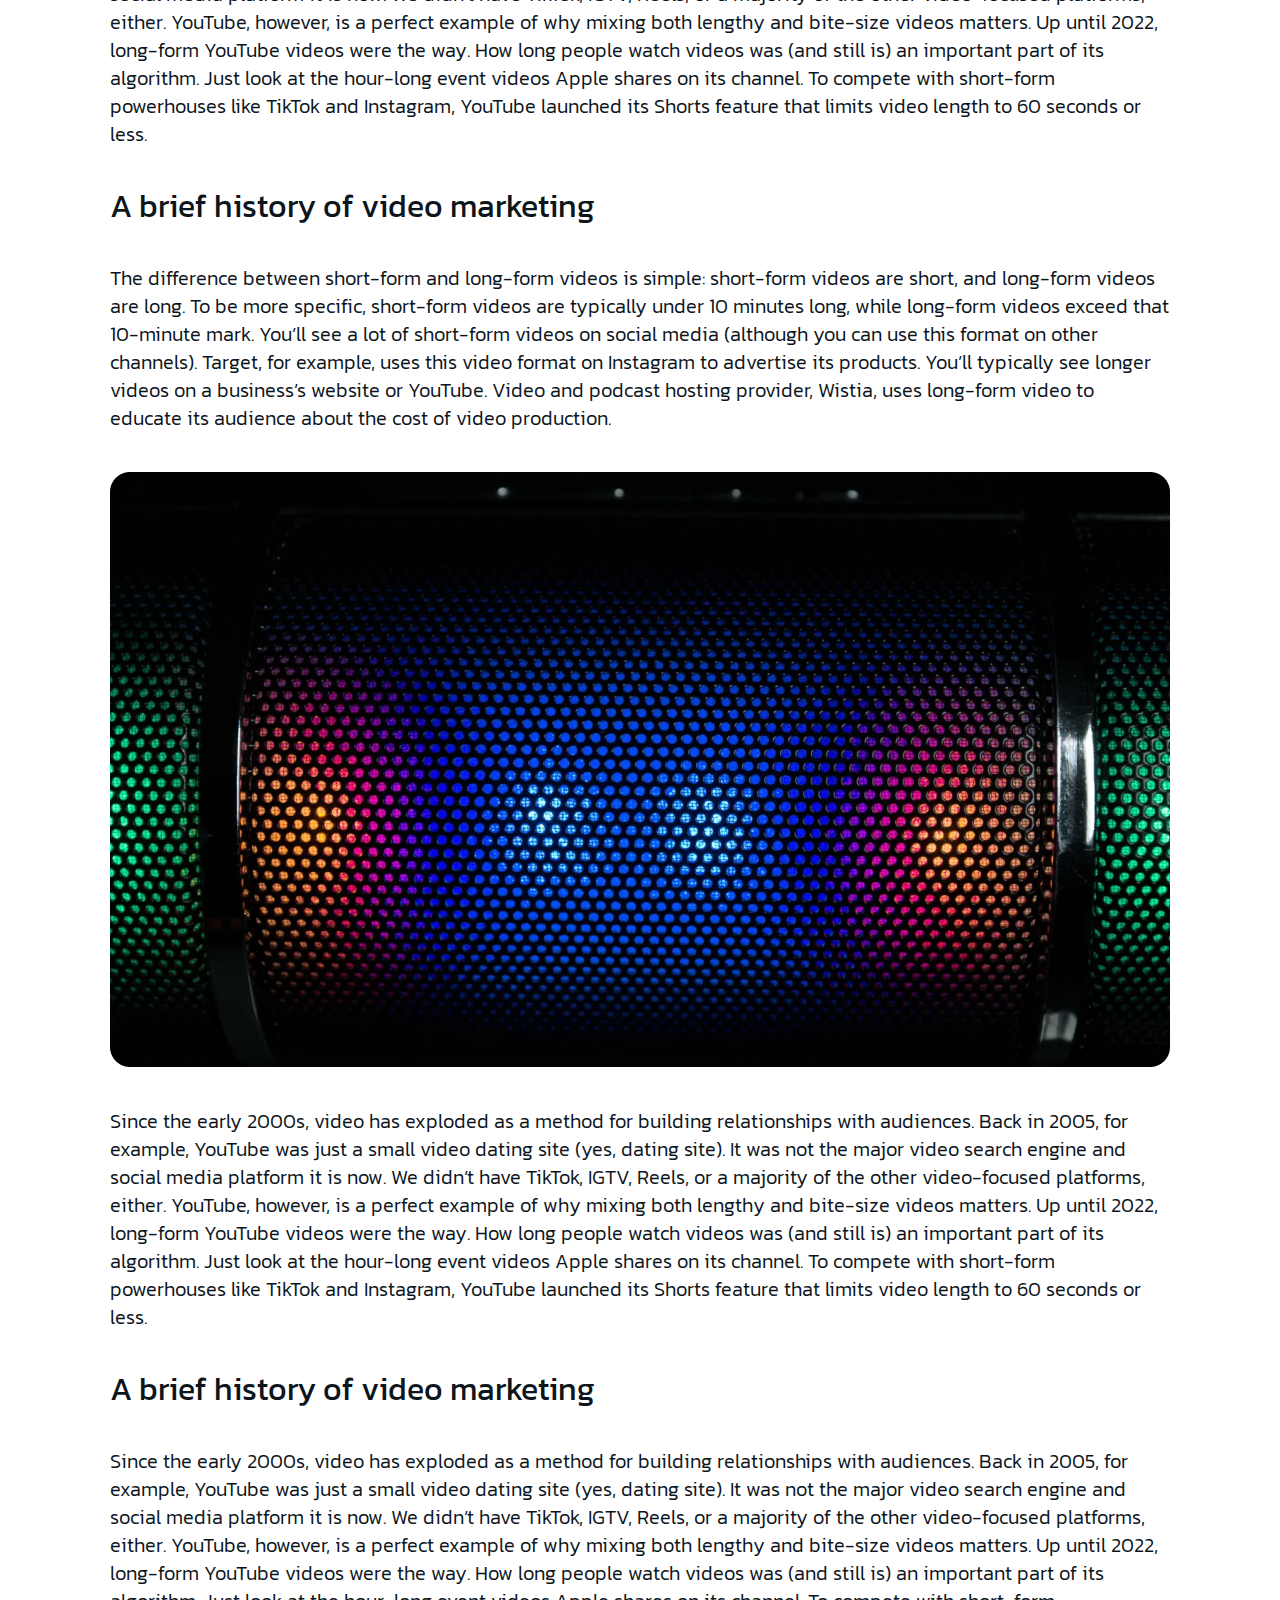
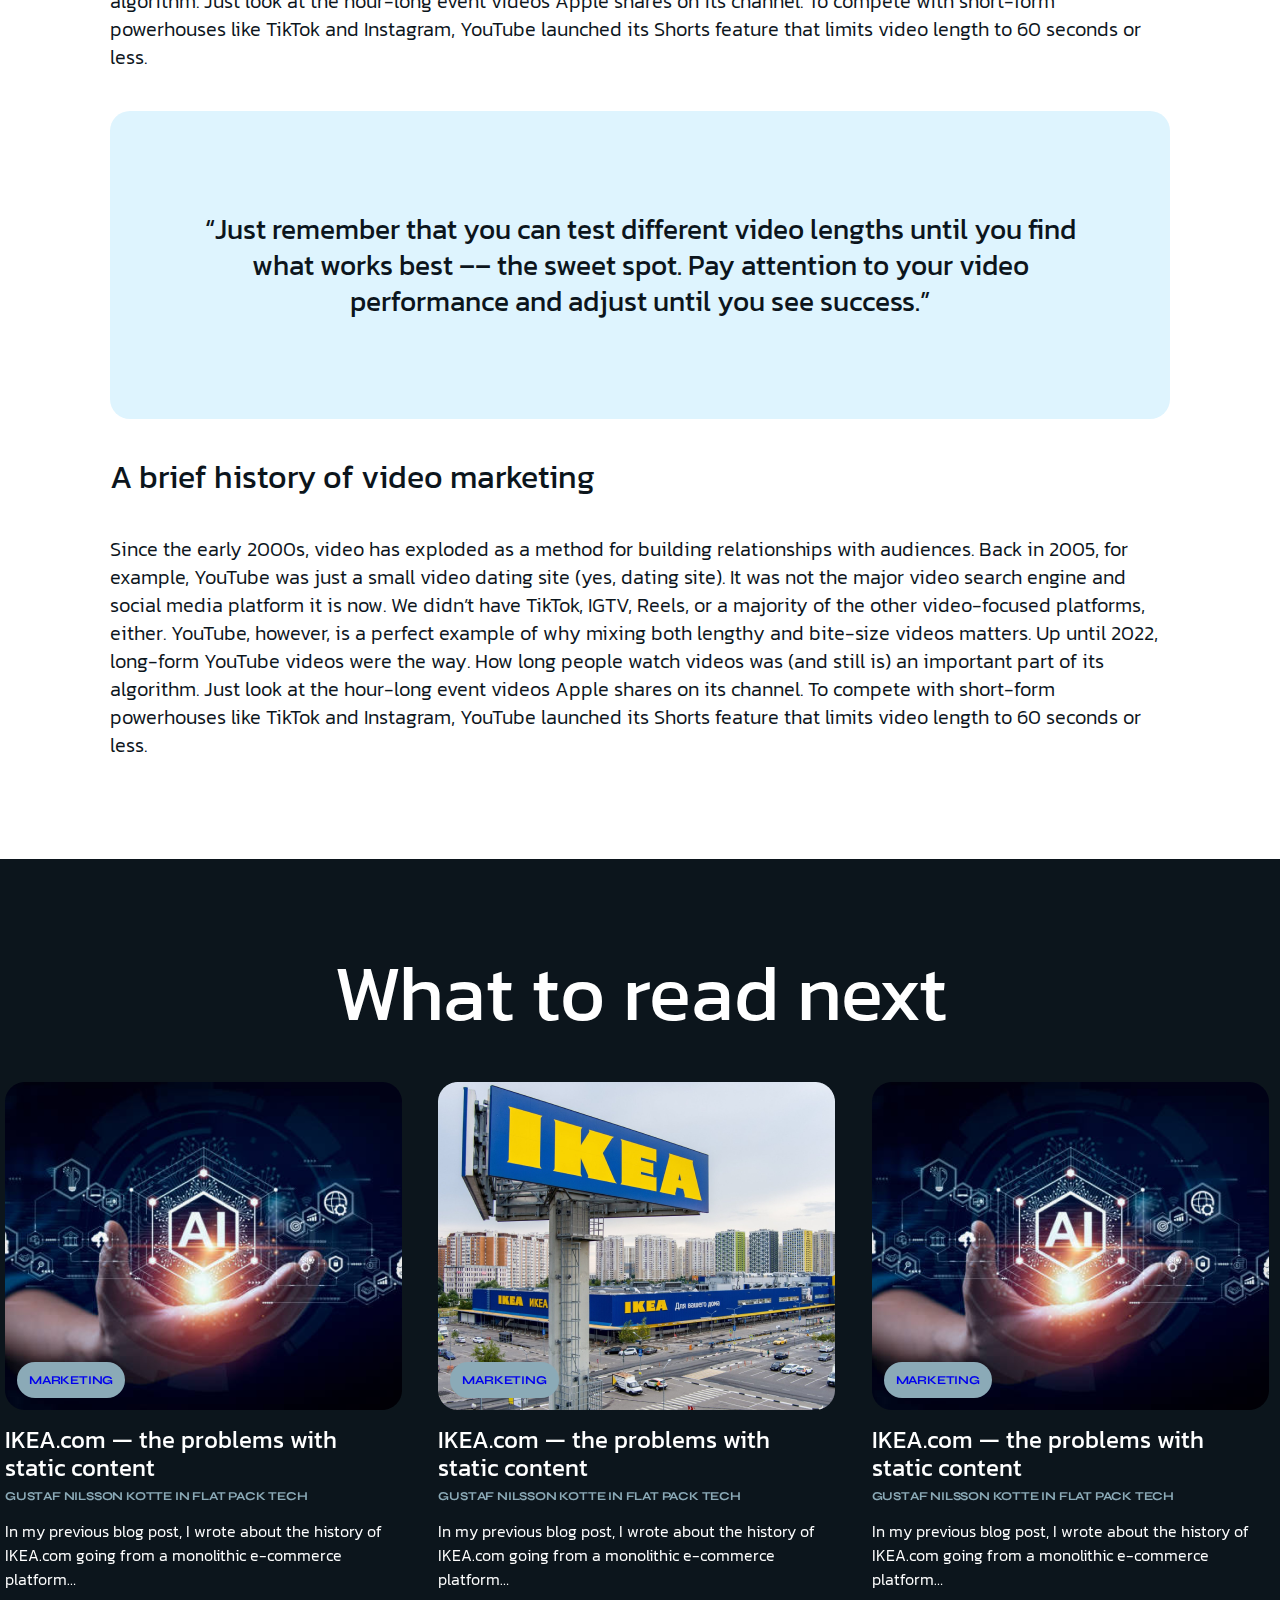
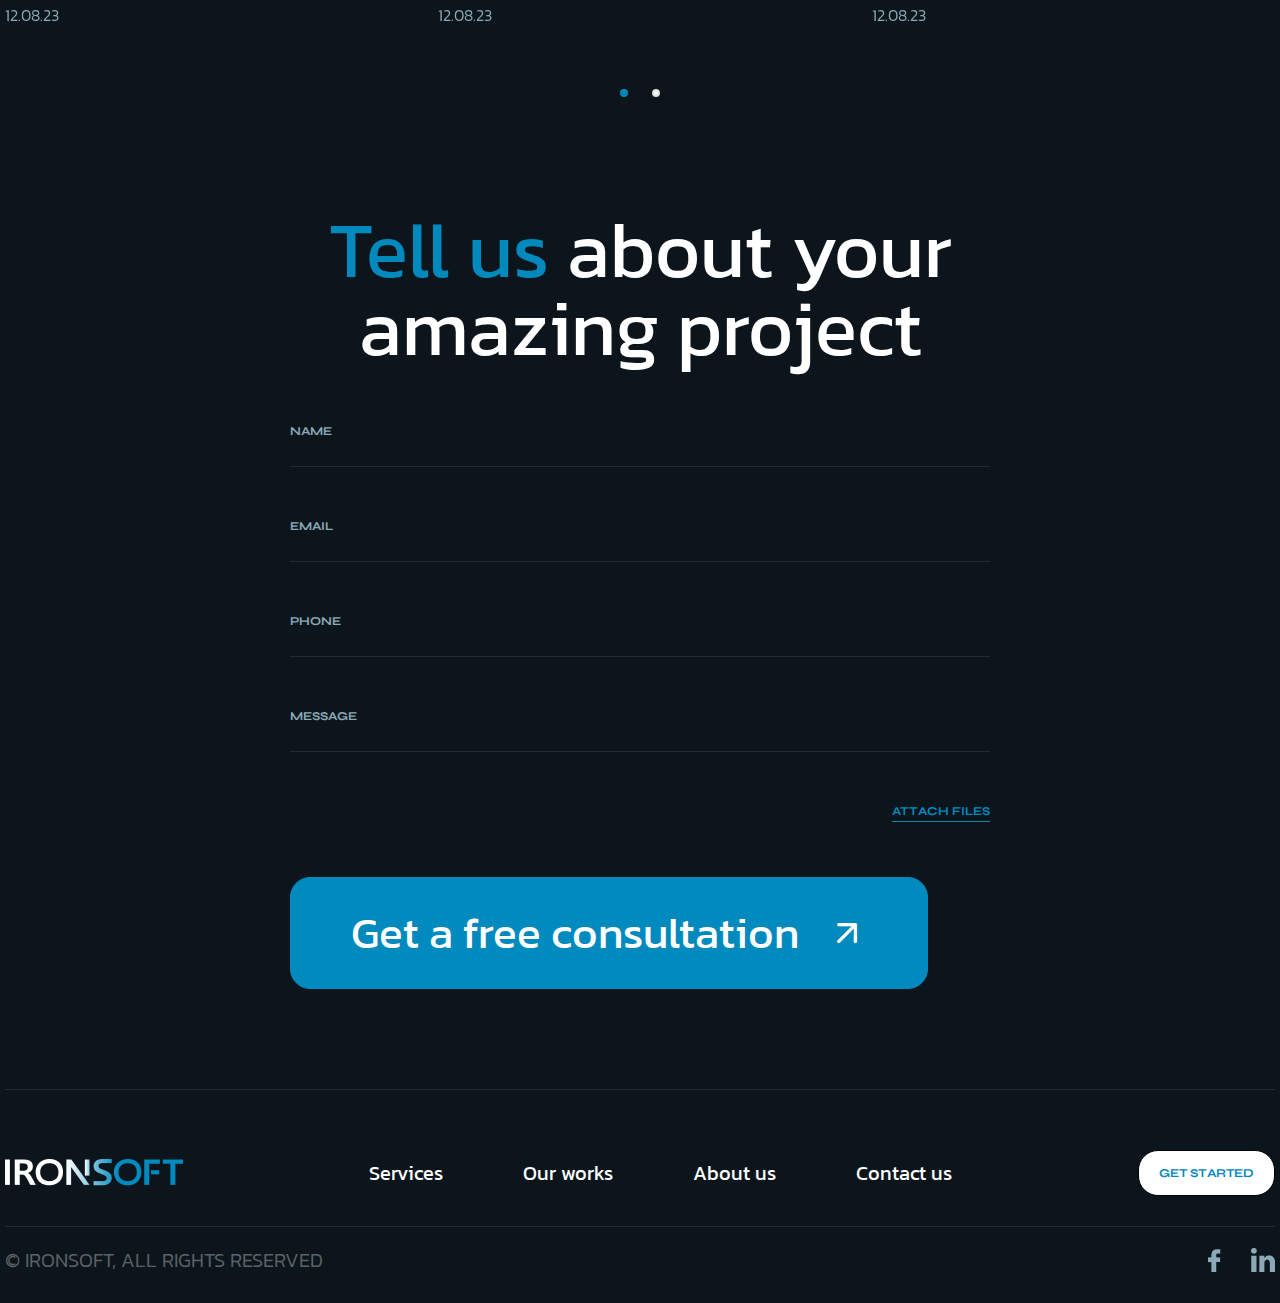
<file: Iron Soft/blog-page.html>
<!DOCTYPE html>
<html lang="en">
<head>
    <meta charset="UTF-8">
    <meta http-equiv="X-UA-Compatible" content="IE=edge">
    <meta name="viewport" content="width=device-width, initial-scale=1.0">

    <link href="https://fonts.googleapis.com/css2?family=Kanit:wght@300;400&family=Syne:wght@700&display=swap" rel="stylesheet">
    <link rel="stylesheet" href="https://cdn.jsdelivr.net/npm/swiper@11/swiper-bundle.min.css"/>

    <link rel="stylesheet" href="css/reset.css">
    <link rel="stylesheet" href="css/style.css">
    <link rel="stylesheet" href="css/media.css">

    <title>Airon Soft</title>
</head>
<body>
    
    
    <header class="header">
        <div class="container--main container">
            <nav class="nav">

                <button class="menu-btn" type="button">
                    <span class="btn-line"></span>
                    <span class="btn-line"></span>
                    <span class="btn-line"></span>
                    <span class="btn-line"></span>
                </button>

                <a href="index.html" class="logo">
                    <img src="img/logo.png" alt="" class="img__logo">
                </a>
                <ul class="nav__items">
                    <li class="nav__item">
                        <a href="services.html" class="nav__item-link">Services</a>
                    </li>
                    <li class="nav__item">
                        <a href="works.html" class="nav__item-link">Our works</a>
                    </li>
                    <li class="nav__item">
                        <a href="about.html" class="nav__item-link">About us</a>
                    </li>
                    <li class="nav__item">
                        <a href="contact.html" class="nav__item-link">Contact us</a>
                    </li>
                </ul>
                <a href="#" class="btn btn--started">Get Started</a>
            </nav>
        </div>
    </header>

    <main>

        <section class="content evolution">
            <div class="container--main container">
                <p class="webdev-text"><span>Home / Blog /</span>The evolution of live-stream content and short-form video: a look at the TikTok revolution</p>
                <div class="content__item content__item--evolution">
                    <div class="content__item-inner content__item-inner--evolution">
                        <img src="img/content-1.png" alt="" class="img__content-item">
                        <div class="content__item-info">
                            <div class="evolution__header">
                                <p class="blog__content-date blog__content-date--content">12.08.23</p>
                                <p class="evolution__header-text">marketing</p>
                            </div>
                            <h1 class="content__info-title content__info-title--evolution">The evolution of live-stream content and short-form video: a look at the TikTok revolution</h1>
                            <h4 class="blog__content-subtitle blog__content-subtitle--content">Gustaf Nilsson Kotte in Flat Pack Tech</h4>
                        </div>
                    </div>
                </div>
            </div>
        </section>

        <section class="revolution__content">
            <div class="container--small container">
                <div class="revolution__content-items">
                    <p class="revolution__content-text">In the battle of short form vs. long form video content, only one can win…right? Well, not exactly. Creating videos for your business is a tried-and-true way to boost engagement with your audience. In fact, it can increase conversion rates, email click-through rates (CTR), brand association, and audience engagement. But the question isn’t if you should use either short-form or long-form video for your brand. It’s how you should incorporate both into your video marketing strategy.</p>
                    <h2 class="revolution__content-title">Short-form vs. long-form video content: Definitions</h2>
                    <p class="revolution__content-text">The difference between short-form and long-form videos is simple: short-form videos are short, and long-form videos are long. To be more specific, short-form videos are typically under 10 minutes long, while long-form videos exceed that 10-minute mark. You’ll see a lot of short-form videos on social media (although you can use this format on other channels). Target, for example, uses this video format on Instagram to advertise its products.

                        You’ll typically see longer videos on a business’s website or YouTube. Video and podcast hosting provider, Wistia, uses long-form video to educate its audience about the cost of video production.</p>
                    <h2 class="revolution__content-title">A brief history of video marketing</h2>
                    <p class="revolution__content-text">Since the early 2000s, video has exploded as a method for building relationships with audiences. Back in 2005, for example, YouTube was just a small video dating site (yes, dating site). It was not the major video search engine and social media platform it is now. We didn’t have TikTok, IGTV, Reels, or a majority of the other video-focused platforms, either. YouTube, however, is a perfect example of why mixing both lengthy and bite-size videos matters. Up until 2022, long-form YouTube videos were the way. How long people watch videos was (and still is) an important part of its algorithm. Just look at the hour-long event videos Apple shares on its channel. To compete with short-form powerhouses like TikTok and Instagram, YouTube launched its Shorts feature that limits video length to 60 seconds or less.</p>
                    <h2 class="revolution__content-title">A brief history of video marketing</h2>
                    <p class="revolution__content-text">The difference between short-form and long-form videos is simple: short-form videos are short, and long-form videos are long. To be more specific, short-form videos are typically under 10 minutes long, while long-form videos exceed that 10-minute mark. You’ll see a lot of short-form videos on social media (although you can use this format on other channels). Target, for example, uses this video format on Instagram to advertise its products.
                        You’ll typically see longer videos on a business’s website or YouTube. Video and podcast hosting provider, Wistia, uses long-form video to educate its audience about the cost of video production.</p>
                    <img src="img/evolution_ph.png" alt="" class="img__revolution">
                    <p class="revolution__content-text">Since the early 2000s, video has exploded as a method for building relationships with audiences. Back in 2005, for example, YouTube was just a small video dating site (yes, dating site). It was not the major video search engine and social media platform it is now. We didn’t have TikTok, IGTV, Reels, or a majority of the other video-focused platforms, either. YouTube, however, is a perfect example of why mixing both lengthy and bite-size videos matters. Up until 2022, long-form YouTube videos were the way. How long people watch videos was (and still is) an important part of its algorithm. Just look at the hour-long event videos Apple shares on its channel. To compete with short-form powerhouses like TikTok and Instagram, YouTube launched its Shorts feature that limits video length to 60 seconds or less.</p>
                    <h2 class="revolution__content-title">A brief history of video marketing</h2>
                    <p class="revolution__content-text">Since the early 2000s, video has exploded as a method for building relationships with audiences. Back in 2005, for example, YouTube was just a small video dating site (yes, dating site). It was not the major video search engine and social media platform it is now. We didn’t have TikTok, IGTV, Reels, or a majority of the other video-focused platforms, either. YouTube, however, is a perfect example of why mixing both lengthy and bite-size videos matters. Up until 2022, long-form YouTube videos were the way. How long people watch videos was (and still is) an important part of its algorithm. Just look at the hour-long event videos Apple shares on its channel. To compete with short-form powerhouses like TikTok and Instagram, YouTube launched its Shorts feature that limits video length to 60 seconds or less.</p>
                    <div class="revolution__quote">
                        <p class="revolution__quote-text">“Just remember that you can test different video lengths until you find what works best –– the sweet spot. Pay attention to your video performance and adjust until you see success.”</p>
                    </div>
                    <h2 class="revolution__content-title">A brief history of video marketing</h2>
                    <p class="revolution__content-text">Since the early 2000s, video has exploded as a method for building relationships with audiences. Back in 2005, for example, YouTube was just a small video dating site (yes, dating site). It was not the major video search engine and social media platform it is now. We didn’t have TikTok, IGTV, Reels, or a majority of the other video-focused platforms, either. YouTube, however, is a perfect example of why mixing both lengthy and bite-size videos matters. Up until 2022, long-form YouTube videos were the way. How long people watch videos was (and still is) an important part of its algorithm. Just look at the hour-long event videos Apple shares on its channel. To compete with short-form powerhouses like TikTok and Instagram, YouTube launched its Shorts feature that limits video length to 60 seconds or less.</p> 
                </div>
            </div>
        </section>

        <section class="blog next">
            <div class="container--main container">
                <h2 class="blog__title next__title">What to read next</h2>
                <div class="blog__slider">
                    <div class="swiper mySwiper">
                        <div class="swiper-wrapper">
                            <div class="swiper-slide">
                                <a href="blog.html" target="_blank">
                                    <div class="blog__slider-item">
                                        <div class="blog__item-content">
                                            <div class="blog__content-top">
                                                <img src="img/blog-2.png" alt="" class="img__blog-content">
                                                <div class="blog__content-about">
                                                    <p class="blog__about-text">Marketing</p>
                                                </div>
                                            </div>
                                            <div class="blog__content-bottom">
                                                <h3 class="blog__content-title next__content-title">IKEA.com — the problems with static content</h3>
                                                <h4 class="blog__content-subtitle">Gustaf Nilsson Kotte in Flat Pack Tech</h4>
                                                <p class="blog__content-text next__content-text">In my previous blog post, I wrote about the history of IKEA.com going from a monolithic e-commerce platform…</p>
                                                <p class="blog__content-date">12.08.23</p>
                                            </div>
                                        </div>
                                    </div>
                                </a>
                            </div>
                            <div class="swiper-slide">
                                <a href="blog.html" target="_blank">
                                    <div class="blog__slider-item">
                                        <div class="blog__item-content">
                                            <div class="blog__content-top">
                                                <img src="img/blog-1.png" alt="" class="img__blog-content">
                                                <div class="blog__content-about">
                                                    <p class="blog__about-text">Marketing</p>
                                                </div>
                                            </div>
                                            <div class="blog__content-bottom">
                                                <h3 class="blog__content-title next__content-title">IKEA.com — the problems with static content</h3>
                                                <h4 class="blog__content-subtitle">Gustaf Nilsson Kotte in Flat Pack Tech</h4>
                                                <p class="blog__content-text next__content-text">In my previous blog post, I wrote about the history of IKEA.com going from a monolithic e-commerce platform…</p>
                                                <p class="blog__content-date">12.08.23</p>
                                            </div>
                                        </div>
                                    </div>
                                </a>
                            </div>
                            <div class="swiper-slide">
                                <a href="blog.html" target="_blank">
                                    <div class="blog__slider-item">
                                        <div class="blog__item-content">
                                            <div class="blog__content-top">
                                                <img src="img/blog-2.png" alt="" class="img__blog-content">
                                                <div class="blog__content-about">
                                                    <p class="blog__about-text">Marketing</p>
                                                </div>
                                            </div>
                                            <div class="blog__content-bottom">
                                                <h3 class="blog__content-title next__content-title">IKEA.com — the problems with static content</h3>
                                                <h4 class="blog__content-subtitle">Gustaf Nilsson Kotte in Flat Pack Tech</h4>
                                                <p class="blog__content-text next__content-text">In my previous blog post, I wrote about the history of IKEA.com going from a monolithic e-commerce platform…</p>
                                                <p class="blog__content-date">12.08.23</p>
                                            </div>
                                        </div>
                                    </div>
                                </a>
                            </div>
                            <div class="swiper-slide">
                                <a href="blog.html" target="_blank">
                                    <div class="blog__slider-item">
                                        <div class="blog__item-content">
                                            <div class="blog__content-top">
                                                <img src="img/blog-1.png" alt="" class="img__blog-content">
                                                <div class="blog__content-about">
                                                    <p class="blog__about-text">Marketing</p>
                                                </div>
                                            </div>
                                            <div class="blog__content-bottom">
                                                <h3 class="blog__content-title next__content-title">IKEA.com — the problems with static content</h3>
                                                <h4 class="blog__content-subtitle">Gustaf Nilsson Kotte in Flat Pack Tech</h4>
                                                <p class="blog__content-text next__content-text">In my previous blog post, I wrote about the history of IKEA.com going from a monolithic e-commerce platform…</p>
                                                <p class="blog__content-date">12.08.23</p>
                                            </div>
                                        </div>
                                    </div>
                                </a>
                            </div>
                        </div>
                        <div class="swiper-pagination"></div>
                    </div>
                </div>
            </div>
        </section>

        <section class="tell">
            <div class="container--big container">
                <div class="tell__content">
                    <div class="tell__title"><span>Tell us</span> about your amazing project</div>
                    <div class="tell__inputs">
                        <input type="text" class="input__tell" placeholder="name">
                        <input type="text" class="input__tell" placeholder="Email">
                        <input type="text" class="input__tell" placeholder="Phone">
                        <input type="text" class="input__tell" placeholder="message">
                        <div class="tell__links">
                            <a href="#" class="tell__link">attach files</a>
                        </div>
                    </div>
                    <a href="#" class="btn btn--free">Get a free consultation</a>
                </div>
            </div>
        </section>

    </main>


    <footer class="footer">
        <div class="container--main container">
            <nav class="nav__footer">
                <a href="index.html" class="logo">
                    <img src="img/logo.png" alt="" class="img__logo">
                </a>
                <ul class="nav__footer-items">
                    <li class="nav__footer-item">
                        <a href="services.html" class="nav__footer-link">Services</a>
                    </li>
                    <li class="nav__footer-item">
                        <a href="works.html" class="nav__footer-link">Our works</a>
                    </li>
                    <li class="nav__footer-item">
                        <a href="about.html" class="nav__footer-link">About us</a>
                    </li>
                    <li class="nav__footer-item">
                        <a href="contact.html" class="nav__footer-link">Contact us</a>
                    </li>
                </ul>
                <a href="#" class="btn btn--footer">get started</a>
            </nav>
            <div class="footer__copyright">
                <div class="footer__copyright-items">
                    <p class="footer__copyright-text">© IRONSOFT, ALL RIGHTS RESERVED</p>
                    <div class="footer__copyright-social">
                        <a href="#" class="copyright__social-link">
                            <img src="img/ico_fb.png" alt="" class="img__footer-social">
                        </a>
                        <a href="#" class="copyright__social-link">
                            <img src="img/ico_linked.png" alt="" class="img__footer-social">
                        </a>
                    </div>
                </div>
            </div>
        </div>
    </footer>


<script src="https://cdn.jsdelivr.net/npm/swiper@11/swiper-bundle.min.js"></script>
<script src="js/main.js"></script>

</body>
</html>
</file>
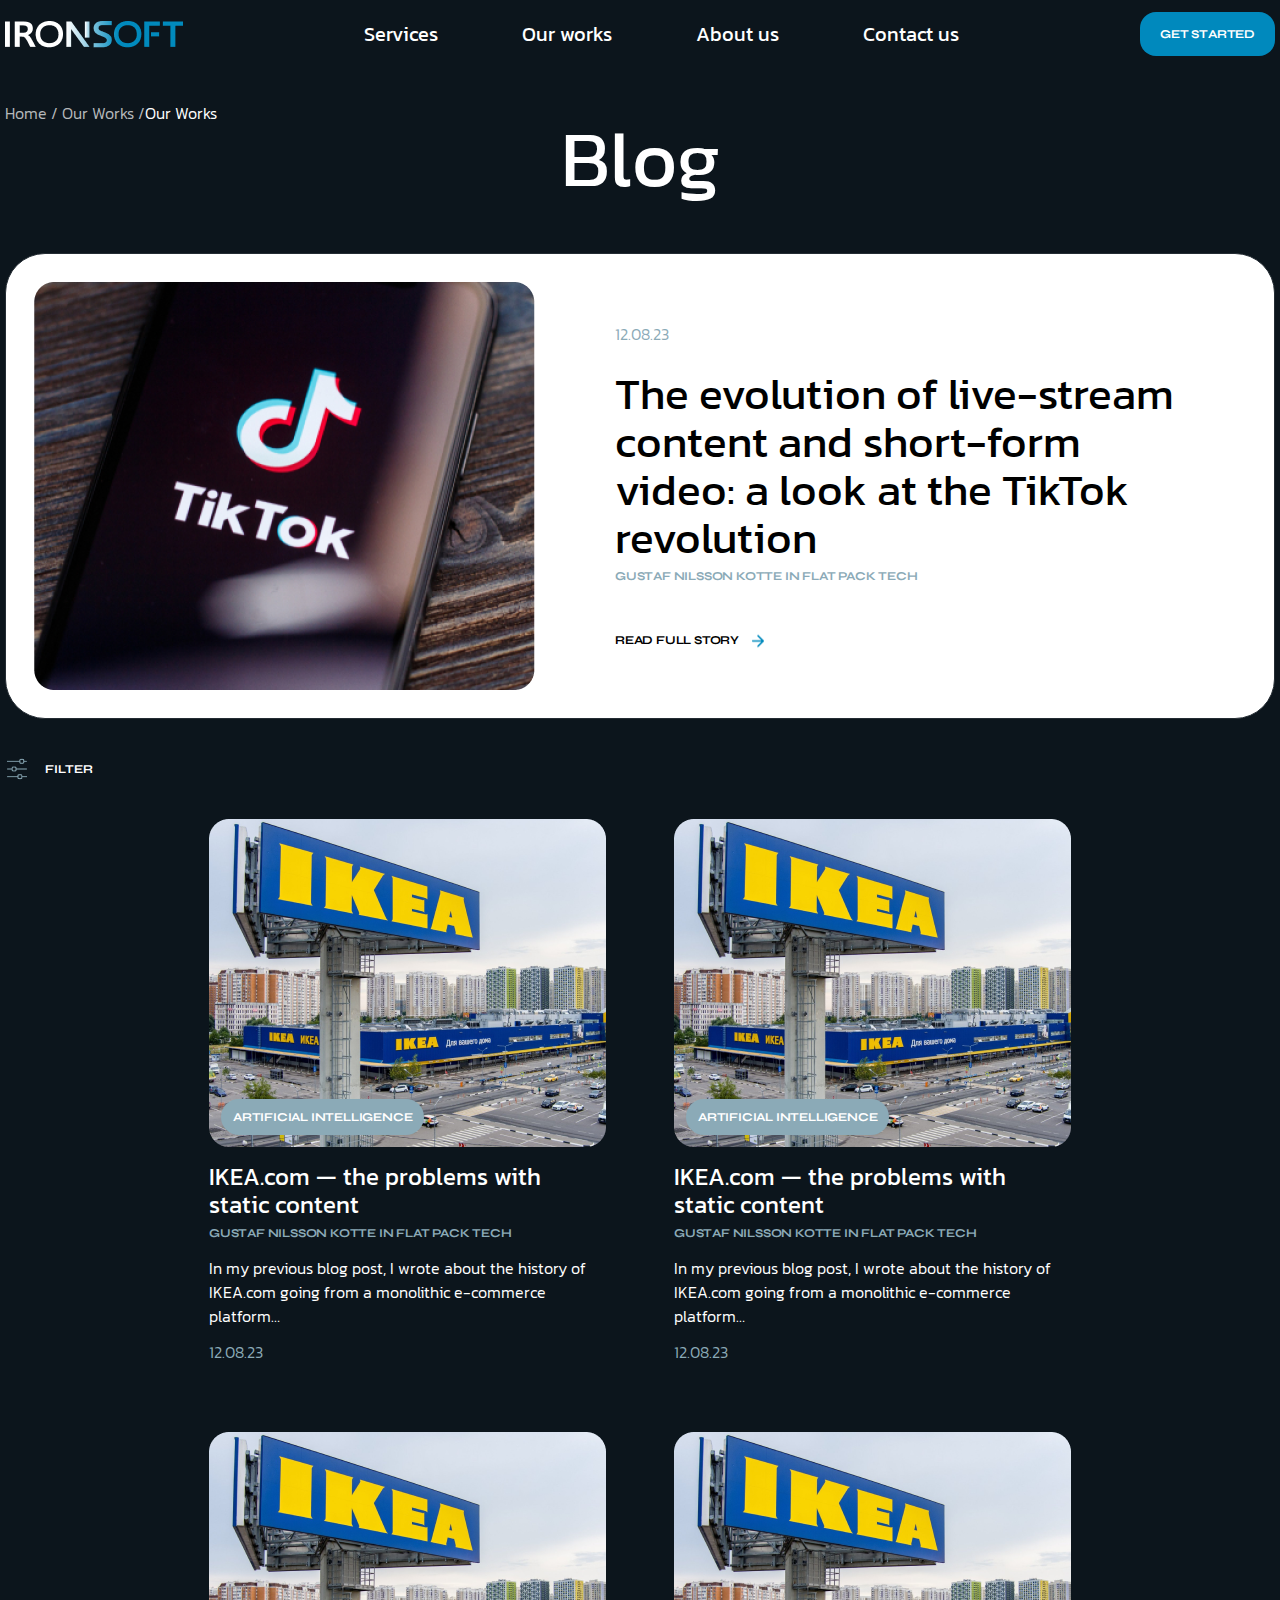
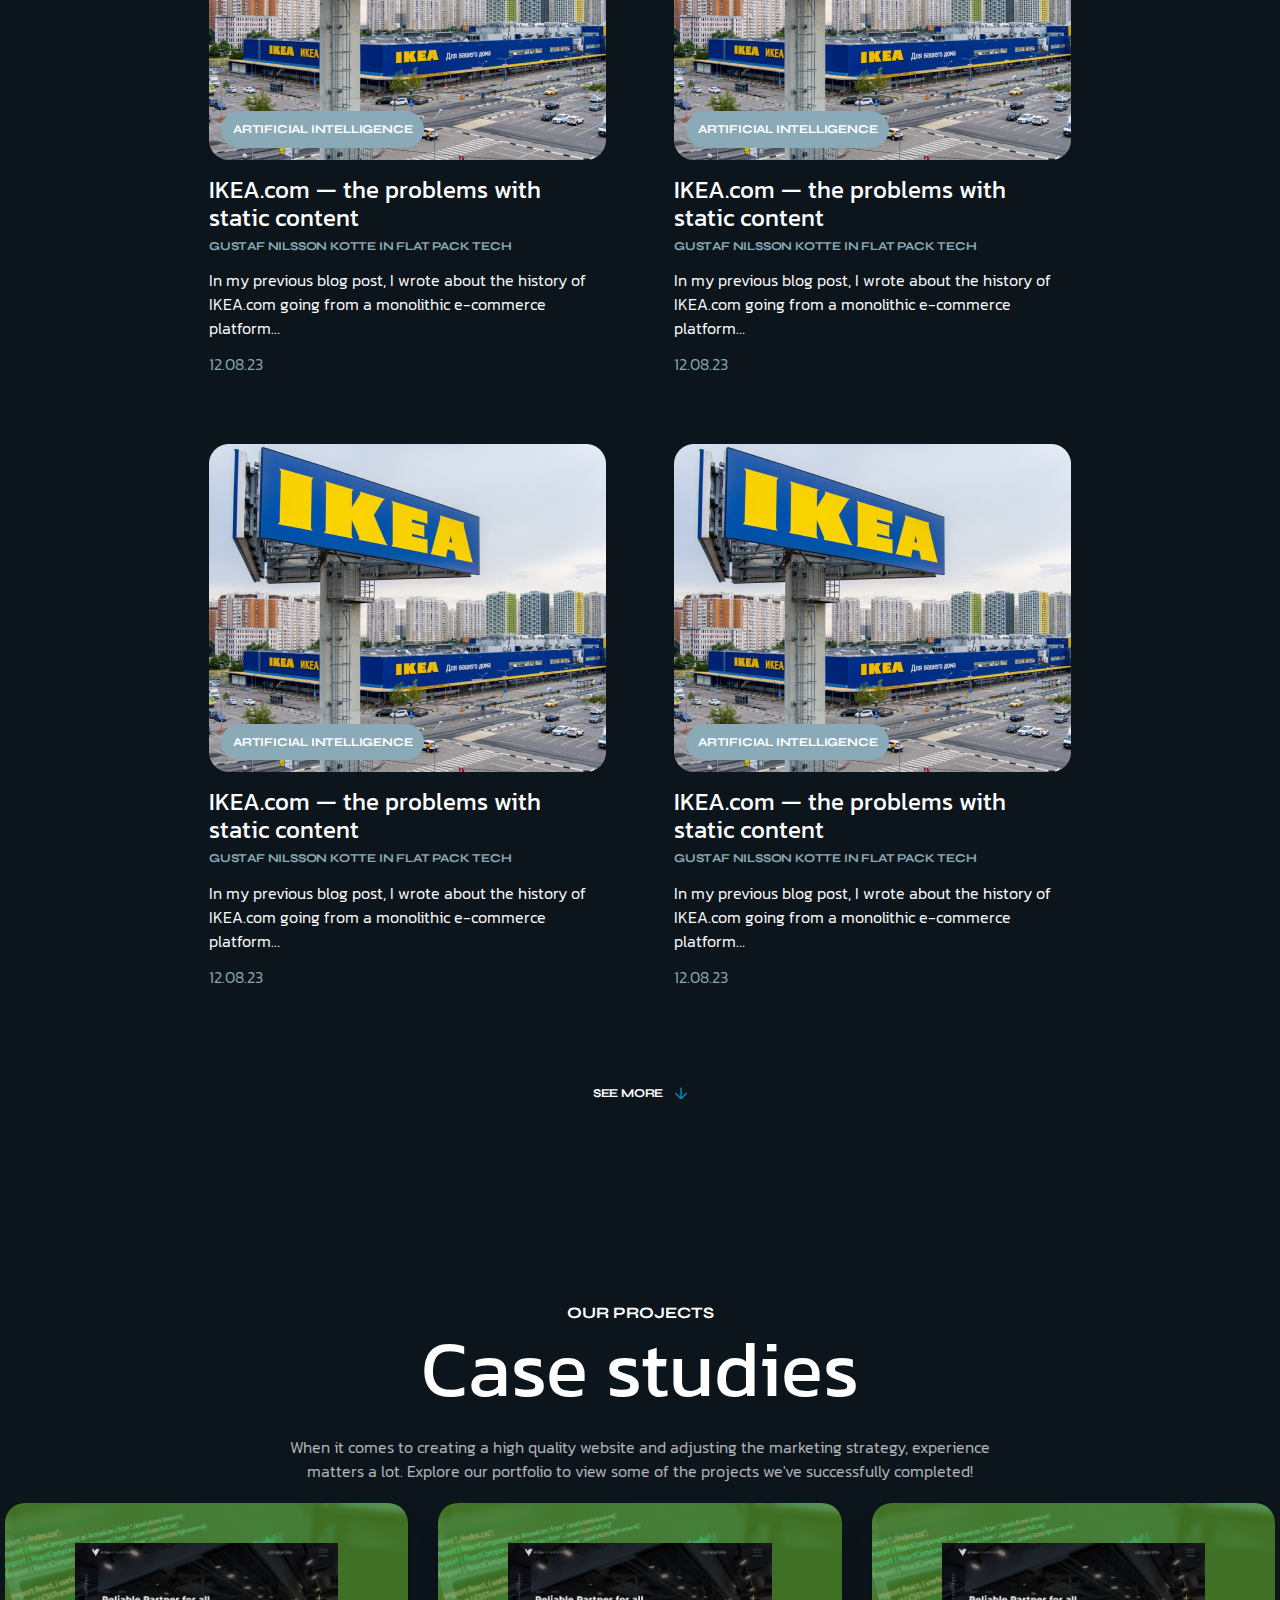
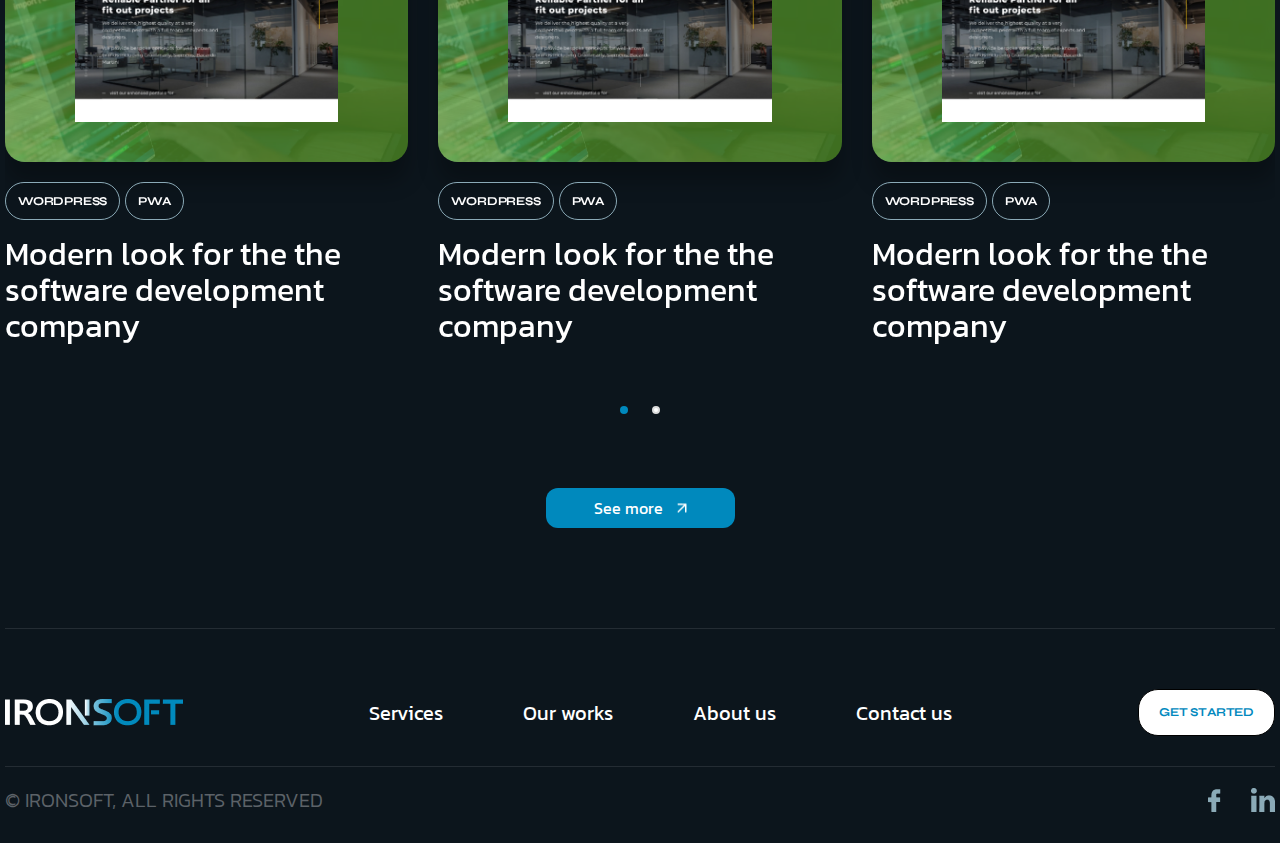
<file: Iron Soft/blog.html>
<!DOCTYPE html>
<html lang="en">
<head>
    <meta charset="UTF-8">
    <meta http-equiv="X-UA-Compatible" content="IE=edge">
    <meta name="viewport" content="width=device-width, initial-scale=1.0">

    <link href="https://fonts.googleapis.com/css2?family=Kanit:wght@300;400&family=Syne:wght@700&display=swap" rel="stylesheet">
    <link rel="stylesheet" href="https://cdn.jsdelivr.net/npm/swiper@11/swiper-bundle.min.css"/>

    <link rel="stylesheet" href="css/reset.css">
    <link rel="stylesheet" href="css/style.css">
    <link rel="stylesheet" href="css/media.css">

    <title>Airon Soft</title>
</head>
<body>
    
    
    <header class="header">
        <div class="container--main container">
            <nav class="nav">

                <button class="menu-btn" type="button">
                    <span class="btn-line"></span>
                    <span class="btn-line"></span>
                    <span class="btn-line"></span>
                    <span class="btn-line"></span>
                </button>

                <a href="index.html" class="logo">
                    <img src="img/logo.png" alt="" class="img__logo">
                </a>
                <ul class="nav__items">
                    <li class="nav__item">
                        <a href="services.html" class="nav__item-link">Services</a>
                    </li>
                    <li class="nav__item">
                        <a href="works.html" class="nav__item-link">Our works</a>
                    </li>
                    <li class="nav__item">
                        <a href="about.html" class="nav__item-link">About us</a>
                    </li>
                    <li class="nav__item">
                        <a href="contact.html" class="nav__item-link">Contact us</a>
                    </li>
                </ul>
                <a href="#" class="btn btn--started">Get Started</a>
            </nav>
        </div>
    </header>

    <main>

        <section class="content">
            <div class="container--avg container">
                <p class="webdev-text"><span>Home / Our Works /</span>Our Works</p>
                <h1 class="content__title">Blog</h1>
                <div class="content__item">
                    <div class="content__item-inner">
                        <img src="img/content-1.png" alt="" class="img__content-item">
                        <div class="content__item-info">
                            <p class="blog__content-date blog__content-date--content">12.08.23</p>
                            <h2 class="content__info-title">The evolution of live-stream content and short-form video: a look at the TikTok revolution</h2>
                            <h4 class="blog__content-subtitle blog__content-subtitle--content">Gustaf Nilsson Kotte in Flat Pack Tech</h4>
                            <a href="#" class="content__info-link">READ FULL STORY</a>
                        </div>
                    </div>
                </div>
                <p class="content__filter">Filter</p>
                <div class="content__items">
                    <div class="blog__slider-item">
                        <div class="blog__item-content">
                            <div class="blog__content-top">
                                <img src="img/blog-1.png" alt="" class="img__blog-content">
                                <div class="blog__content-about">
                                    <p class="blog__about-text">artificial intelligence</p>
                                </div>
                            </div>
                            <div class="blog__content-bottom">
                                <h3 class="blog__content-title blog__content-title--content">IKEA.com — the problems with static content</h3>
                                <h4 class="blog__content-subtitle">Gustaf Nilsson Kotte in Flat Pack Tech</h4>
                                <p class="blog__content-text blog__content-text--content">In my previous blog post, I wrote about the history of IKEA.com going from a monolithic e-commerce platform…</p>
                                <p class="blog__content-date">12.08.23</p>
                            </div>
                        </div>
                    </div>
                    <div class="blog__slider-item">
                        <div class="blog__item-content">
                            <div class="blog__content-top">
                                <img src="img/blog-1.png" alt="" class="img__blog-content">
                                <div class="blog__content-about">
                                    <p class="blog__about-text">artificial intelligence</p>
                                </div>
                            </div>
                            <div class="blog__content-bottom">
                                <h3 class="blog__content-title blog__content-title--content">IKEA.com — the problems with static content</h3>
                                <h4 class="blog__content-subtitle">Gustaf Nilsson Kotte in Flat Pack Tech</h4>
                                <p class="blog__content-text blog__content-text--content">In my previous blog post, I wrote about the history of IKEA.com going from a monolithic e-commerce platform…</p>
                                <p class="blog__content-date">12.08.23</p>
                            </div>
                        </div>
                    </div>
                    <div class="blog__slider-item">
                        <div class="blog__item-content">
                            <div class="blog__content-top">
                                <img src="img/blog-1.png" alt="" class="img__blog-content">
                                <div class="blog__content-about">
                                    <p class="blog__about-text">artificial intelligence</p>
                                </div>
                            </div>
                            <div class="blog__content-bottom">
                                <h3 class="blog__content-title blog__content-title--content">IKEA.com — the problems with static content</h3>
                                <h4 class="blog__content-subtitle">Gustaf Nilsson Kotte in Flat Pack Tech</h4>
                                <p class="blog__content-text blog__content-text--content">In my previous blog post, I wrote about the history of IKEA.com going from a monolithic e-commerce platform…</p>
                                <p class="blog__content-date">12.08.23</p>
                            </div>
                        </div>
                    </div>
                    <div class="blog__slider-item">
                        <div class="blog__item-content">
                            <div class="blog__content-top">
                                <img src="img/blog-1.png" alt="" class="img__blog-content">
                                <div class="blog__content-about">
                                    <p class="blog__about-text">artificial intelligence</p>
                                </div>
                            </div>
                            <div class="blog__content-bottom">
                                <h3 class="blog__content-title blog__content-title--content">IKEA.com — the problems with static content</h3>
                                <h4 class="blog__content-subtitle">Gustaf Nilsson Kotte in Flat Pack Tech</h4>
                                <p class="blog__content-text blog__content-text--content">In my previous blog post, I wrote about the history of IKEA.com going from a monolithic e-commerce platform…</p>
                                <p class="blog__content-date">12.08.23</p>
                            </div>
                        </div>
                    </div>
                    <div class="blog__slider-item">
                        <div class="blog__item-content">
                            <div class="blog__content-top">
                                <img src="img/blog-1.png" alt="" class="img__blog-content">
                                <div class="blog__content-about">
                                    <p class="blog__about-text">artificial intelligence</p>
                                </div>
                            </div>
                            <div class="blog__content-bottom">
                                <h3 class="blog__content-title blog__content-title--content">IKEA.com — the problems with static content</h3>
                                <h4 class="blog__content-subtitle">Gustaf Nilsson Kotte in Flat Pack Tech</h4>
                                <p class="blog__content-text blog__content-text--content">In my previous blog post, I wrote about the history of IKEA.com going from a monolithic e-commerce platform…</p>
                                <p class="blog__content-date">12.08.23</p>
                            </div>
                        </div>
                    </div>
                    <div class="blog__slider-item">
                        <div class="blog__item-content">
                            <div class="blog__content-top">
                                <img src="img/blog-1.png" alt="" class="img__blog-content">
                                <div class="blog__content-about">
                                    <p class="blog__about-text">artificial intelligence</p>
                                </div>
                            </div>
                            <div class="blog__content-bottom">
                                <h3 class="blog__content-title blog__content-title--content">IKEA.com — the problems with static content</h3>
                                <h4 class="blog__content-subtitle">Gustaf Nilsson Kotte in Flat Pack Tech</h4>
                                <p class="blog__content-text blog__content-text--content">In my previous blog post, I wrote about the history of IKEA.com going from a monolithic e-commerce platform…</p>
                                <p class="blog__content-date">12.08.23</p>
                            </div>
                        </div>
                    </div>
                </div>
                <div class="content__btns">
                    <a href="blog-page.html" class="content__link" target="_blank">see more</a>
                </div>
            </div>
        </section>

        <section class="case">
            <div class="container--main container">
                <div class="case__header">
                    <h3 class="case__header-suptitle">Our projects</h3>
                    <h2 class="case__header-title">Case studies</h2>
                    <p class="case__header-descr">When it comes to creating a high quality website and adjusting the marketing strategy, experience matters a lot. Explore our portfolio to view some of the projects we've successfully completed!</p>
                </div>
                <div class="case__swiper">
                     <!-- Swiper -->
                    <div class="swiper mySwiper">
                        <div class="swiper-wrapper">
                            <div class="swiper-slide">
                                <div class="case__item-inner">
                                    <div class="case__swiper-item">
                                        <div class="case__item-content">
                                            <img src="img/case_content-1.png" alt="" class="img__case-content">
                                        </div>
                                    </div>
                                    <div class="case__item-bottom">
                                        <div class="case__bottom-info">
                                            <p class="case__bottom-descr">Wordpress</p>
                                            <p class="case__bottom-descr">PWA</p>
                                        </div>
                                        <h3 class="case__bottom-title">Modern look for the the software development company</h3>
                                    </div>
                                </div>
                            </div>
                            <div class="swiper-slide">
                                <div class="case__item-inner">
                                    <div class="case__swiper-item">
                                        <div class="case__item-content">
                                            <img src="img/case_content-1.png" alt="" class="img__case-content">
                                        </div>
                                    </div>
                                    <div class="case__item-bottom">
                                        <div class="case__bottom-info">
                                            <p class="case__bottom-descr">Wordpress</p>
                                            <p class="case__bottom-descr">PWA</p>
                                        </div>
                                        <h3 class="case__bottom-title">Modern look for the the software development company</h3>
                                    </div>
                                </div>
                            </div>
                            <div class="swiper-slide">
                                <div class="case__item-inner">
                                    <div class="case__swiper-item">
                                        <div class="case__item-content">
                                            <img src="img/case_content-1.png" alt="" class="img__case-content">
                                        </div>
                                    </div>
                                    <div class="case__item-bottom">
                                        <div class="case__bottom-info">
                                            <p class="case__bottom-descr">Wordpress</p>
                                            <p class="case__bottom-descr">PWA</p>
                                        </div>
                                        <h3 class="case__bottom-title">Modern look for the the software development company</h3>
                                    </div>
                                </div>
                            </div>
                            <div class="swiper-slide">
                                <div class="case__item-inner">
                                    <div class="case__swiper-item">
                                        <div class="case__item-content">
                                            <img src="img/case_content-1.png" alt="" class="img__case-content">
                                        </div>
                                    </div>
                                    <div class="case__item-bottom">
                                        <div class="case__bottom-info">
                                            <p class="case__bottom-descr">Wordpress</p>
                                            <p class="case__bottom-descr">PWA</p>
                                        </div>
                                        <h3 class="case__bottom-title">Modern look for the the software development company</h3>
                                    </div>
                                </div>
                            </div>
                        </div>
                        <div class="swiper-pagination"></div>
                    </div>
                </div>
                <div class="case__btns">
                    <a href="works.html" class="btn btn--see" target="_blank">See more</a>
                </div>
            </div>
        </section>

    </main>


    <footer class="footer">
        <div class="container--main container">
            <nav class="nav__footer">
                <a href="index.html" class="logo">
                    <img src="img/logo.png" alt="" class="img__logo">
                </a>
                <ul class="nav__footer-items">
                    <li class="nav__footer-item">
                        <a href="services.html" class="nav__footer-link">Services</a>
                    </li>
                    <li class="nav__footer-item">
                        <a href="works.html" class="nav__footer-link">Our works</a>
                    </li>
                    <li class="nav__footer-item">
                        <a href="about.html" class="nav__footer-link">About us</a>
                    </li>
                    <li class="nav__footer-item">
                        <a href="contact.html" class="nav__footer-link">Contact us</a>
                    </li>
                </ul>
                <a href="#" class="btn btn--footer">get started</a>
            </nav>
            <div class="footer__copyright">
                <div class="footer__copyright-items">
                    <p class="footer__copyright-text">© IRONSOFT, ALL RIGHTS RESERVED</p>
                    <div class="footer__copyright-social">
                        <a href="#" class="copyright__social-link">
                            <img src="img/ico_fb.png" alt="" class="img__footer-social">
                        </a>
                        <a href="#" class="copyright__social-link">
                            <img src="img/ico_linked.png" alt="" class="img__footer-social">
                        </a>
                    </div>
                </div>
            </div>
        </div>
    </footer>


<script src="https://cdn.jsdelivr.net/npm/swiper@11/swiper-bundle.min.js"></script>
<script src="js/main.js"></script>

</body>
</html>
</file>
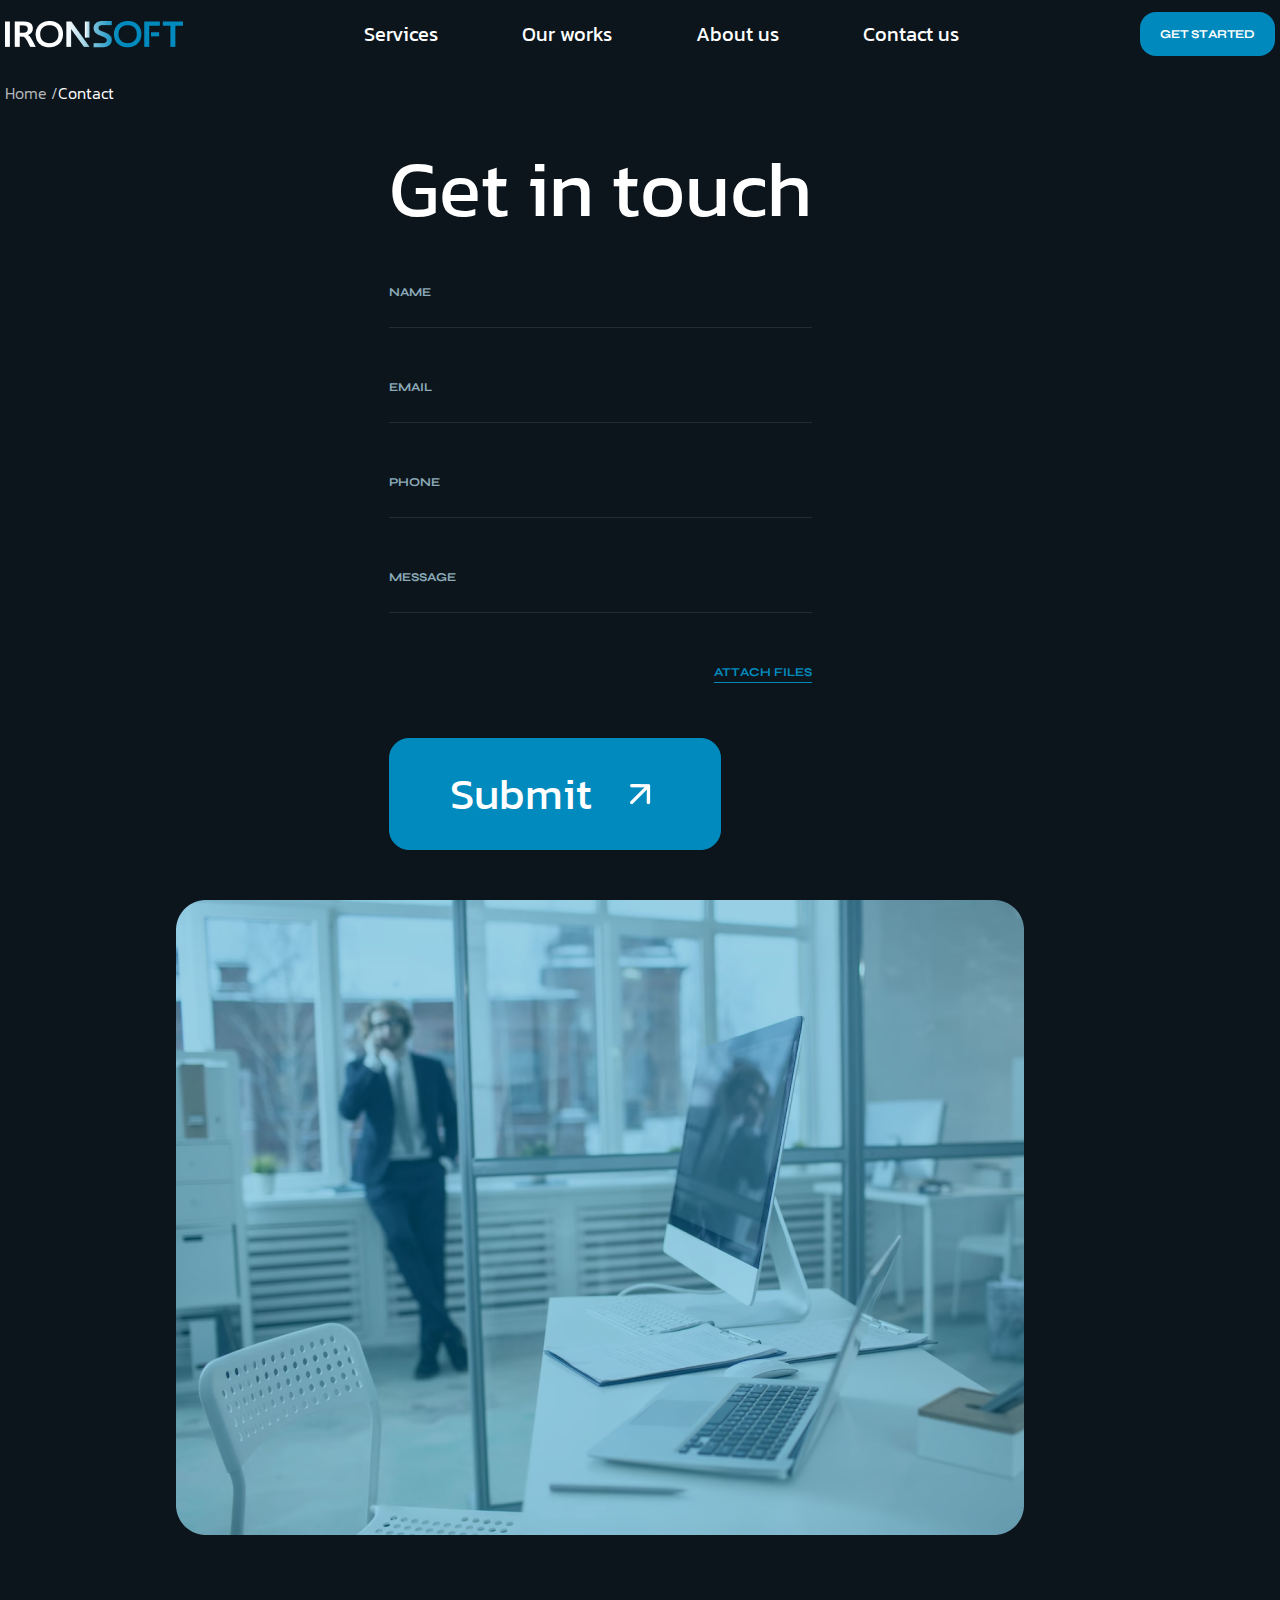
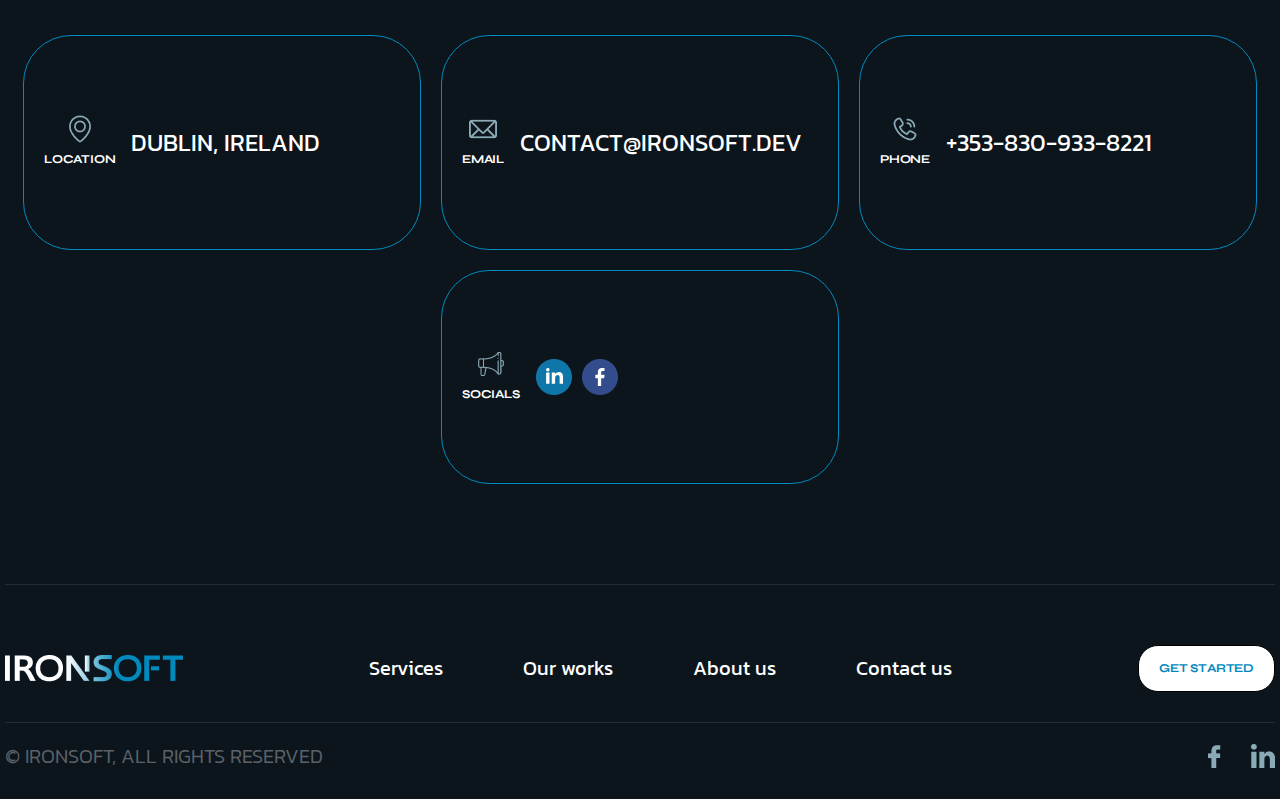
<file: Iron Soft/contact.html>
<!DOCTYPE html>
<html lang="en">
<head>
    <meta charset="UTF-8">
    <meta http-equiv="X-UA-Compatible" content="IE=edge">
    <meta name="viewport" content="width=device-width, initial-scale=1.0">

    <link href="https://fonts.googleapis.com/css2?family=Kanit:wght@300;400&family=Syne:wght@700&display=swap" rel="stylesheet">
    <link rel="stylesheet" href="https://cdn.jsdelivr.net/npm/swiper@11/swiper-bundle.min.css"/>

    <link rel="stylesheet" href="css/reset.css">
    <link rel="stylesheet" href="css/style.css">
    <link rel="stylesheet" href="css/media.css">

    <title>Airon Soft</title>
</head>
<body>
    
    
    <header class="header">
        <div class="container--main container">
            <nav class="nav">

                <button class="menu-btn" type="button">
                    <span class="btn-line"></span>
                    <span class="btn-line"></span>
                    <span class="btn-line"></span>
                    <span class="btn-line"></span>
                </button>

                <a href="index.html" class="logo">
                    <img src="img/logo.png" alt="" class="img__logo">
                </a>
                <ul class="nav__items">
                    <li class="nav__item">
                        <a href="services.html" class="nav__item-link">Services</a>
                    </li>
                    <li class="nav__item">
                        <a href="works.html" class="nav__item-link">Our works</a>
                    </li>
                    <li class="nav__item">
                        <a href="about.html" class="nav__item-link">About us</a>
                    </li>
                    <li class="nav__item">
                        <a href="contact.html" class="nav__item-link">Contact us</a>
                    </li>
                </ul>
                <a href="#" class="btn btn--started">Get Started</a>
            </nav>
        </div>
    </header>

    <main>

        <section class="touch">
            <div class="container--main container">
                <p class="webdev-text"><span>Home /</span>Contact</p>
                <div class="touch__inner">
                    <div class="touch__inner-photo">
                        <img src="img/touch.png" alt="" class="img__touch">
                    </div>
                    <div class="touch__inner-form">
                        <div class="tell__content">
                            <div class="tell__title">Get in touch</div>
                            <div class="tell__inputs">
                                <input type="text" class="input__tell" placeholder="name">
                                <input type="text" class="input__tell" placeholder="Email">
                                <input type="text" class="input__tell" placeholder="Phone">
                                <input type="text" class="input__tell" placeholder="message">
                                <div class="tell__links">
                                    <a href="#" class="tell__link">attach files</a>
                                </div>
                            </div>
                            <a href="#" class="btn btn--free">Submit</a>
                        </div>
                    </div>
                </div>
                <div class="touch__items">
                    <div class="touch__item">
                        <div class="touch__item-content">
                            <div class="touch__content-info">
                                <img src="img/location.png" alt="" class="img__touch-info">
                                <p class="touch__info-descr">Location</p>
                            </div>
                            <div class="touch__content-text">
                                <a href="placeto:" class="touch__content-link">DUBLIN, IRELAND</a>
                            </div>
                        </div>
                    </div>
                    <div class="touch__item">
                        <div class="touch__item-content">
                            <div class="touch__content-info">
                                <img src="img/email.png" alt="" class="img__touch-info">
                                <p class="touch__info-descr">EMAIL</p>
                            </div>
                            <div class="touch__content-text">
                                <a href="mailto:contact@IronSoft.dev" class="touch__content-link">contact@IronSoft.dev</a>
                            </div>
                        </div>
                    </div>
                    <div class="touch__item">
                        <div class="touch__item-content">
                            <div class="touch__content-info">
                                <img src="img/phone.png" alt="" class="img__touch-info">
                                <p class="touch__info-descr">PHONE</p>
                            </div>
                            <div class="touch__content-text">
                                <a href="tel:3538309338221" class="touch__content-link">+353-830-933-8221</a>
                            </div>
                        </div>
                    </div>
                    <div class="touch__item">
                        <div class="touch__item-content">
                            <div class="touch__content-info">
                                <img src="img/socials.png" alt="" class="img__touch-info">
                                <p class="touch__info-descr">SOCIALS</p>
                            </div>
                            <div class="touch__content-social">
                                <img src="img/in.png" alt="" class="img__touch-social">
                                <img src="img/fb.png" alt="" class="img__touch-social">
                            </div>
                        </div>
                    </div>
                </div>
            </div>
        </section>

    </main>


    <footer class="footer">
        <div class="container--main container">
            <nav class="nav__footer">
                <a href="index.html" class="logo">
                    <img src="img/logo.png" alt="" class="img__logo">
                </a>
                <ul class="nav__footer-items">
                    <li class="nav__footer-item">
                        <a href="services.html" class="nav__footer-link">Services</a>
                    </li>
                    <li class="nav__footer-item">
                        <a href="works.html" class="nav__footer-link">Our works</a>
                    </li>
                    <li class="nav__footer-item">
                        <a href="about.html" class="nav__footer-link">About us</a>
                    </li>
                    <li class="nav__footer-item">
                        <a href="contact.html" class="nav__footer-link">Contact us</a>
                    </li>
                </ul>
                <a href="#" class="btn btn--footer">get started</a>
            </nav>
            <div class="footer__copyright">
                <div class="footer__copyright-items">
                    <p class="footer__copyright-text">© IRONSOFT, ALL RIGHTS RESERVED</p>
                    <div class="footer__copyright-social">
                        <a href="#" class="copyright__social-link">
                            <img src="img/ico_fb.png" alt="" class="img__footer-social">
                        </a>
                        <a href="#" class="copyright__social-link">
                            <img src="img/ico_linked.png" alt="" class="img__footer-social">
                        </a>
                    </div>
                </div>
            </div>
        </div>
    </footer>


<script src="https://cdn.jsdelivr.net/npm/swiper@11/swiper-bundle.min.js"></script>
<script src="js/main.js"></script>

</body>
</html>
</file>
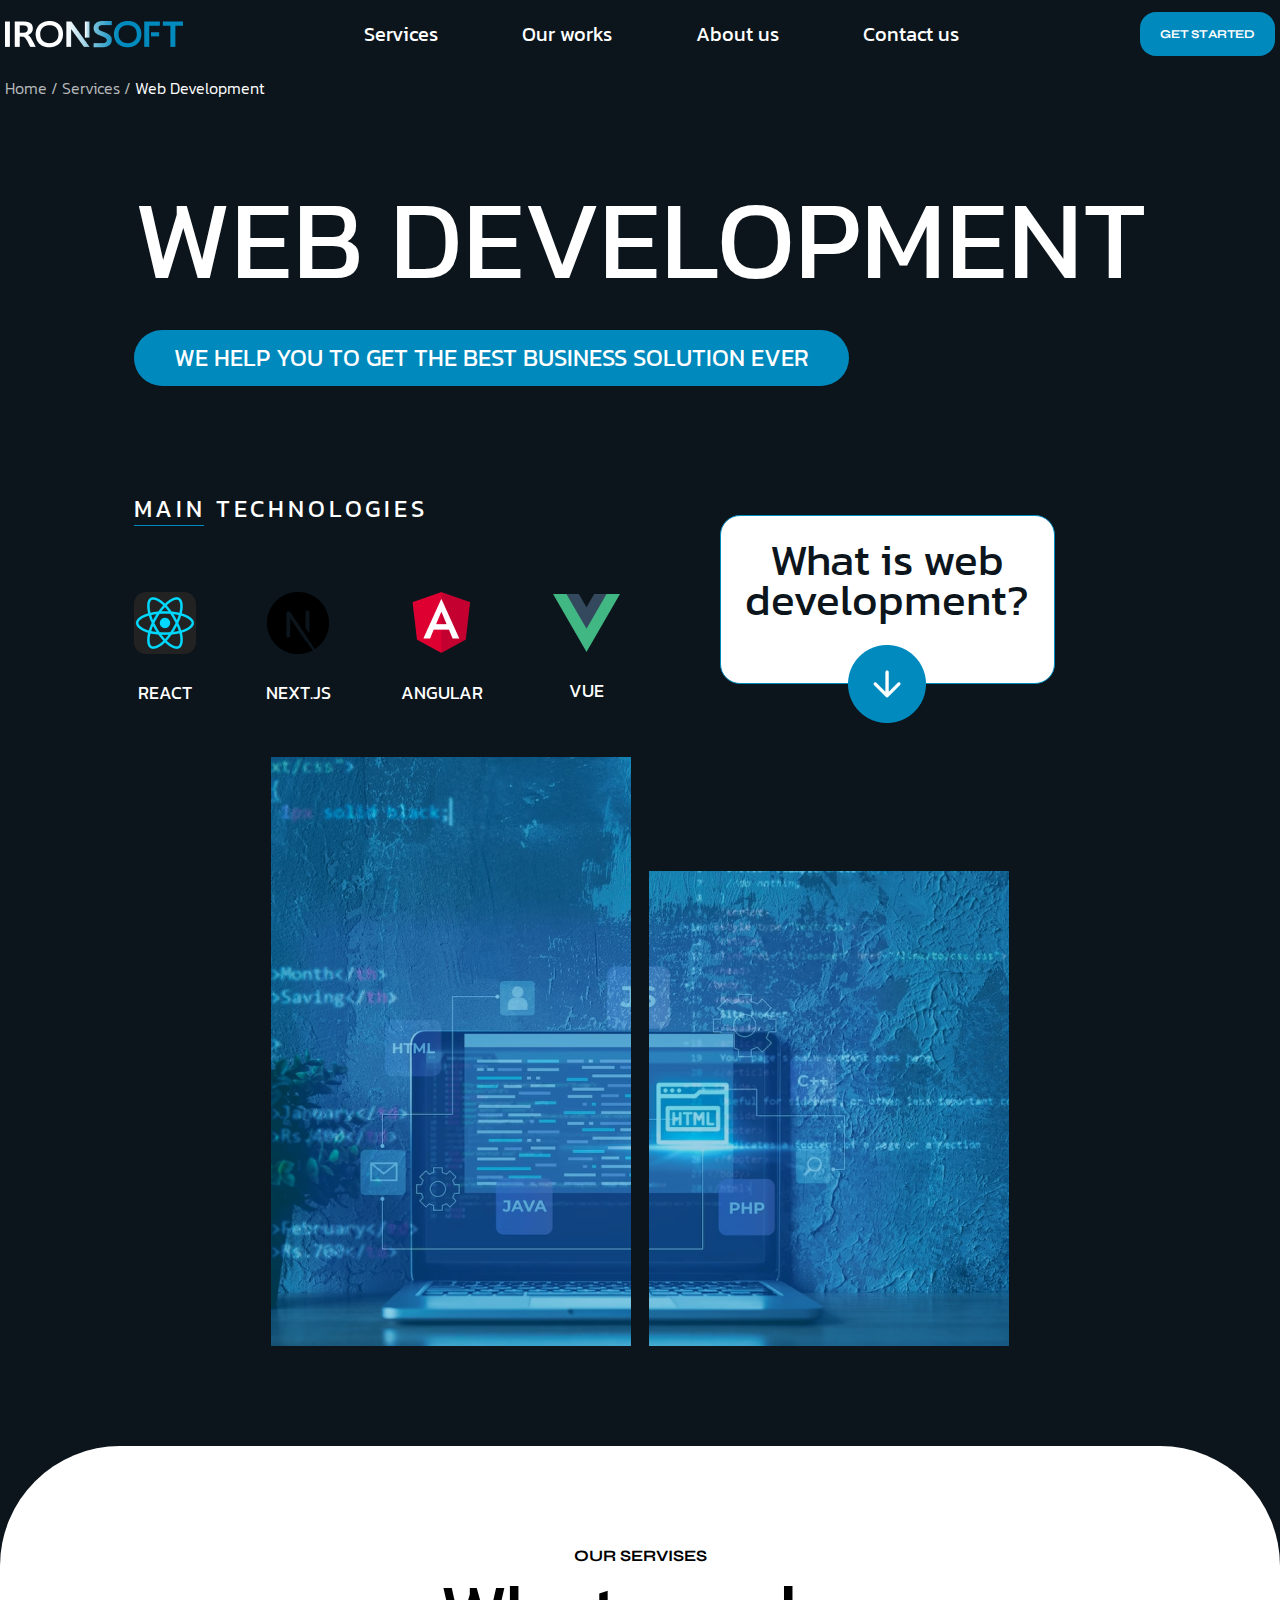
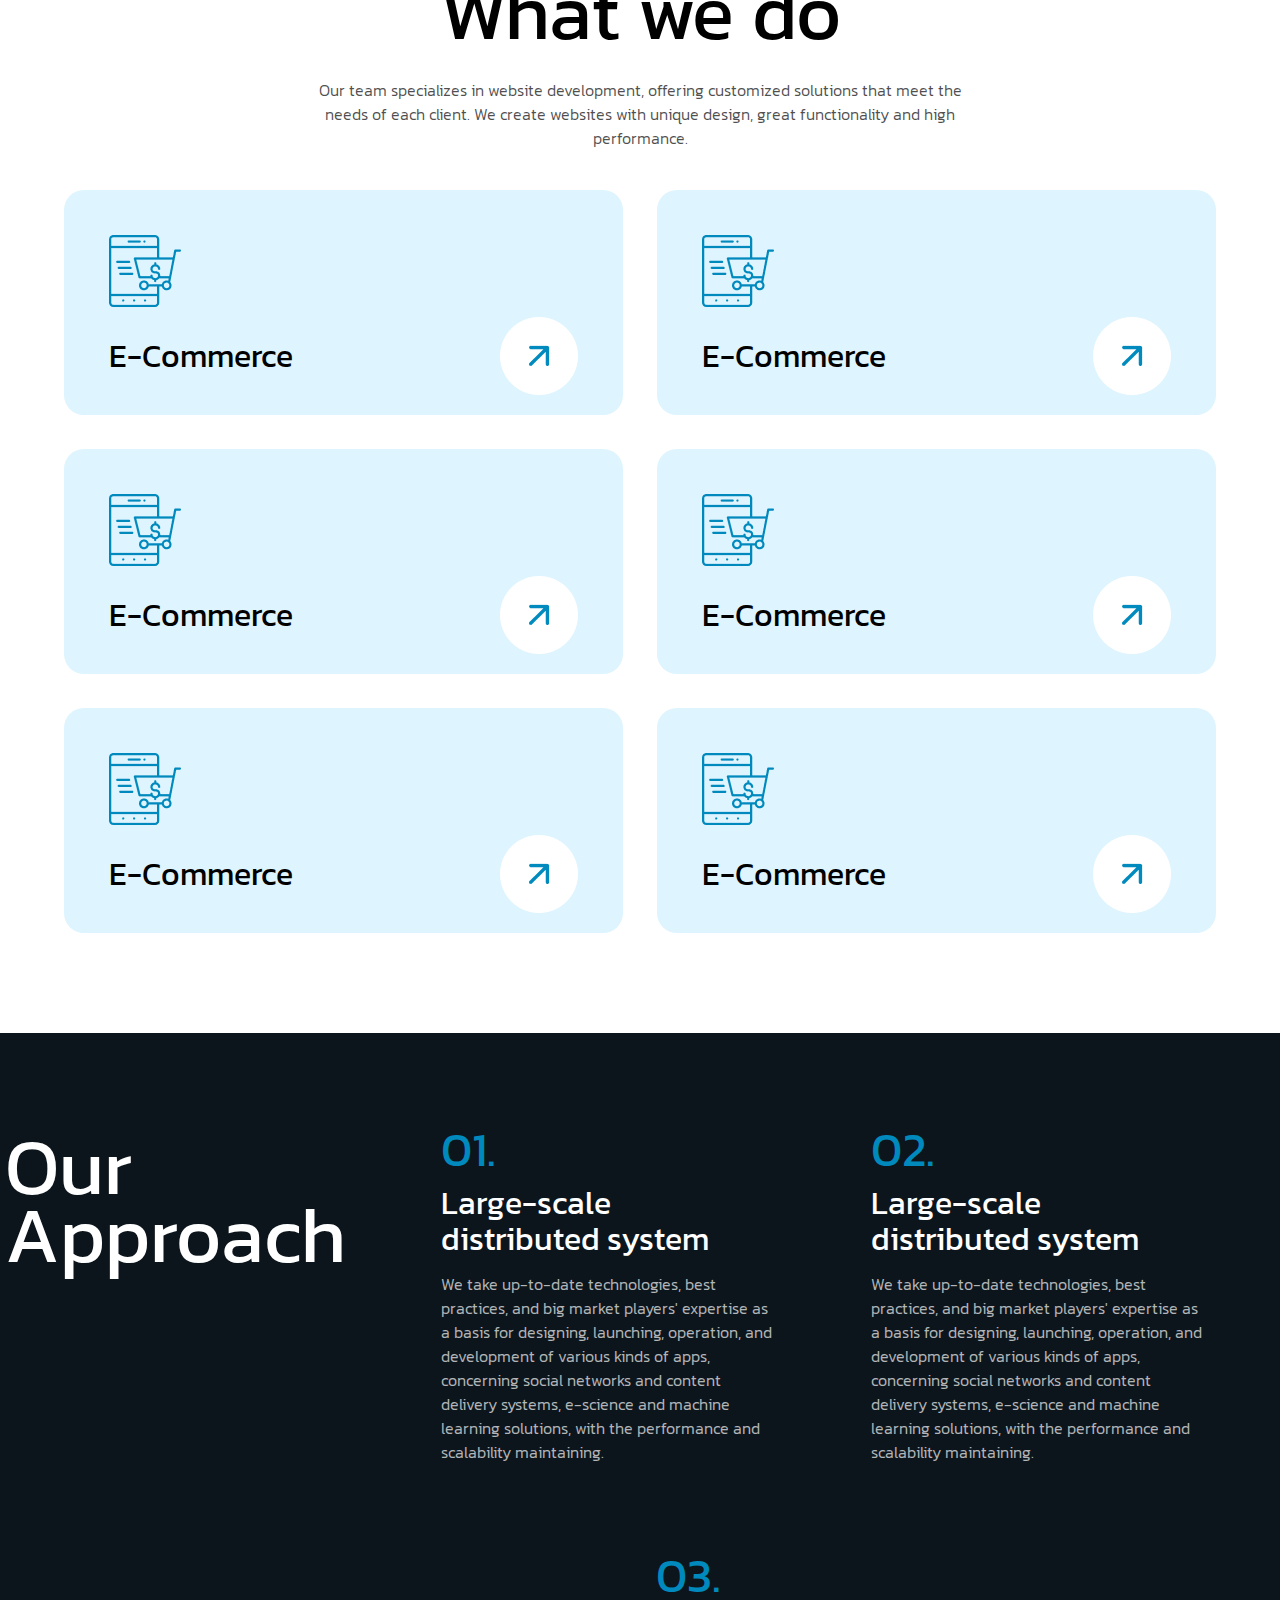
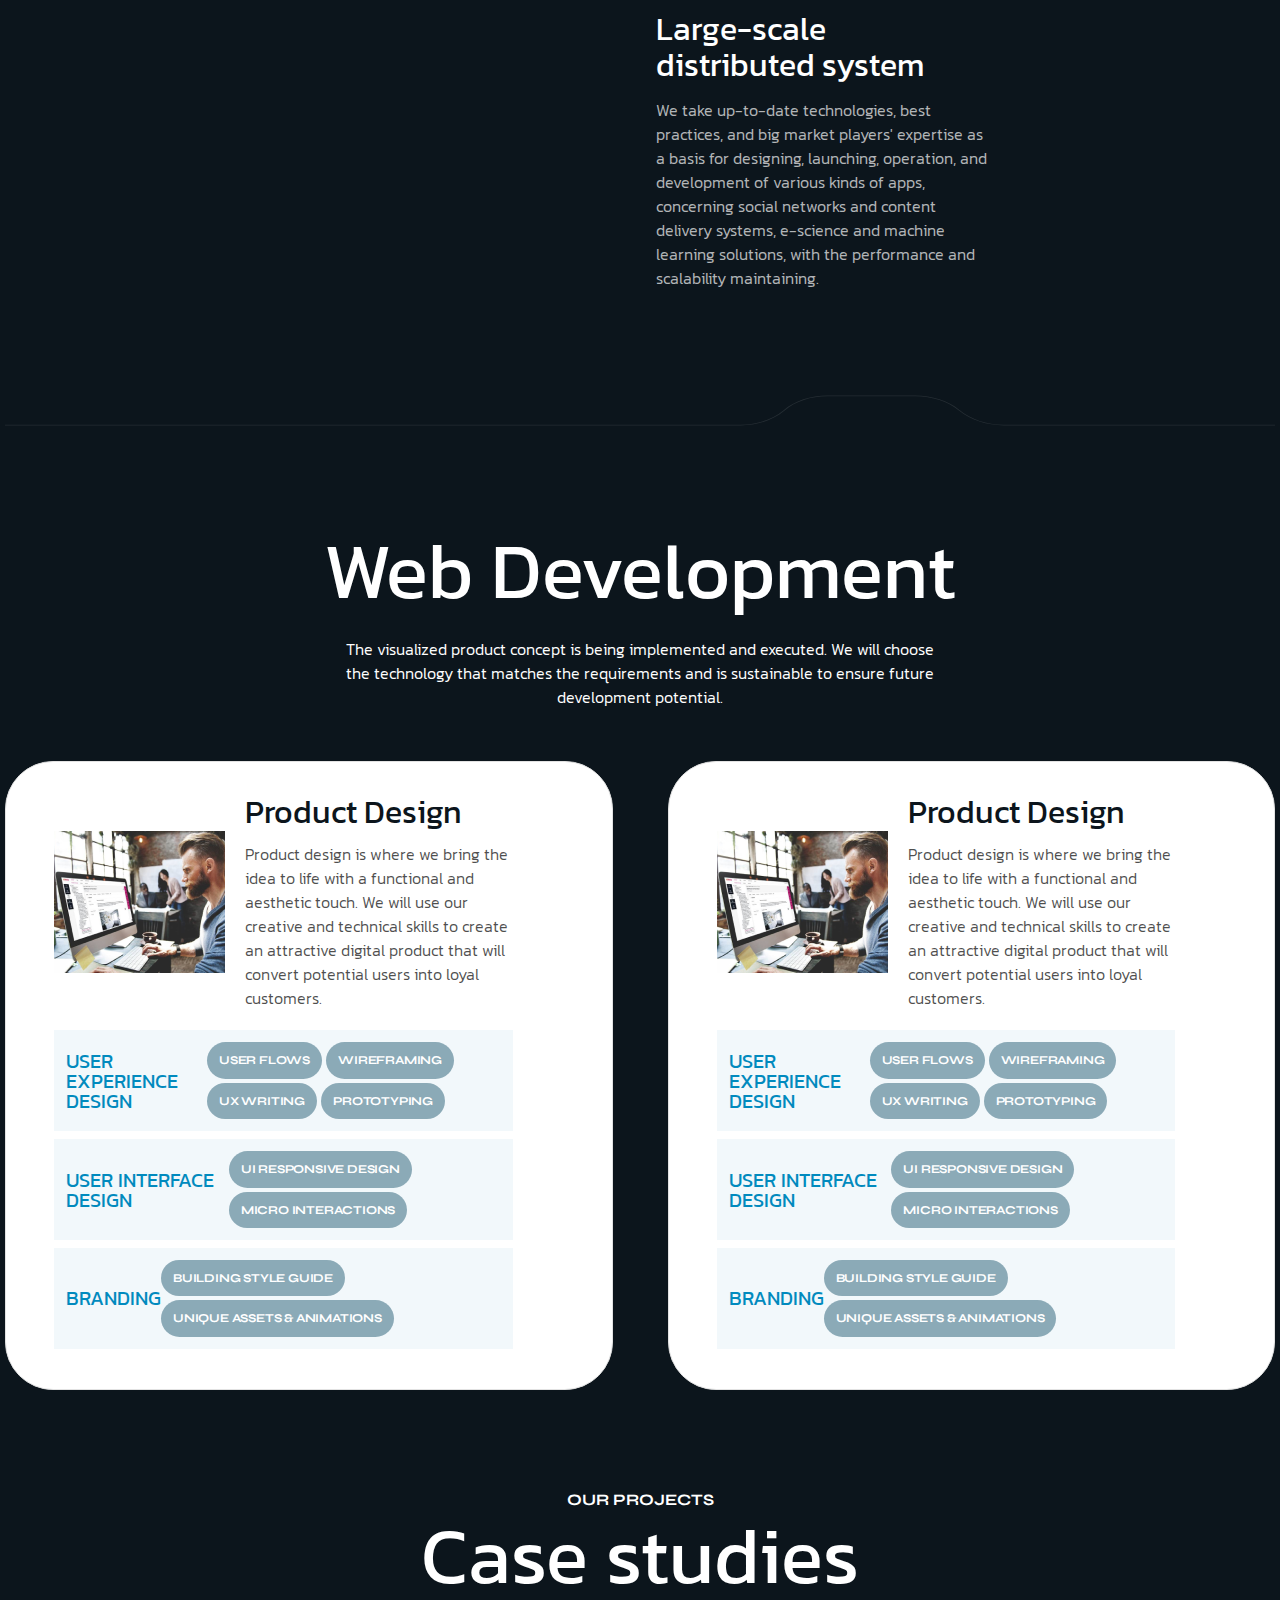
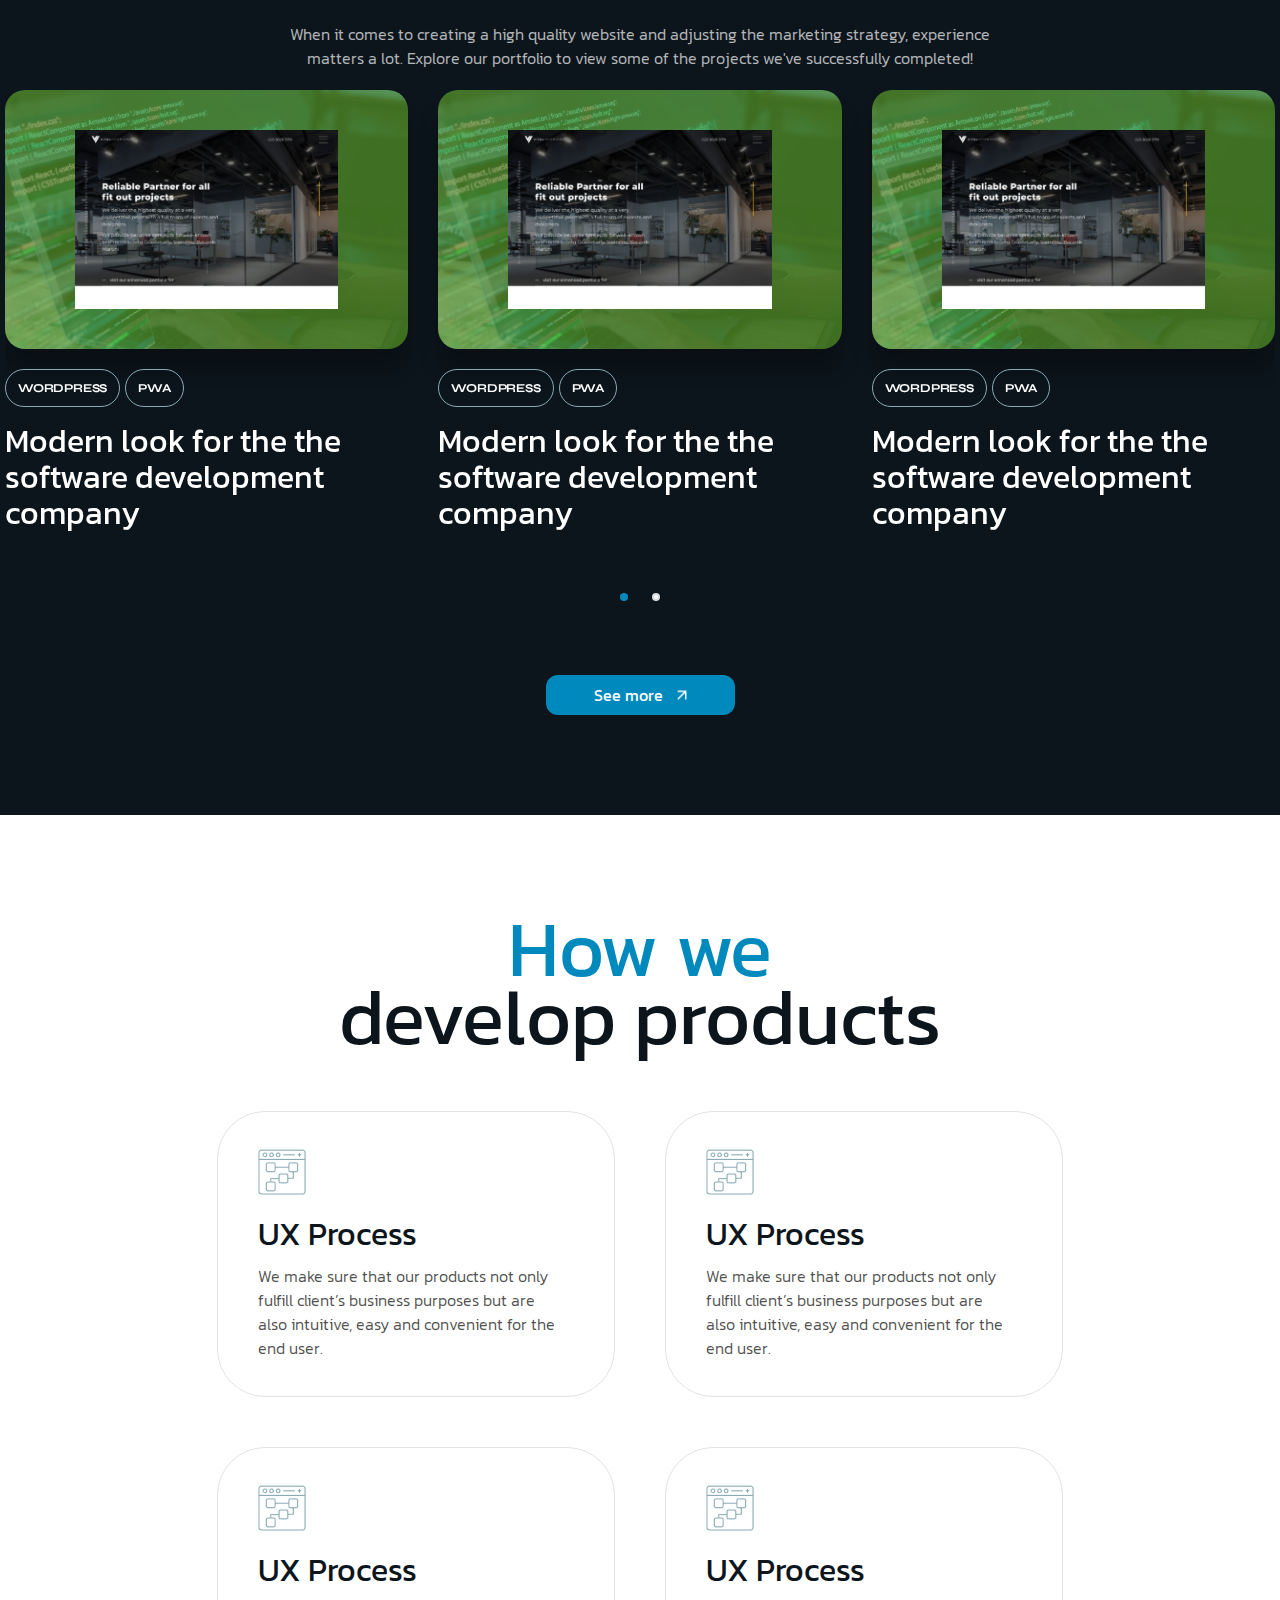
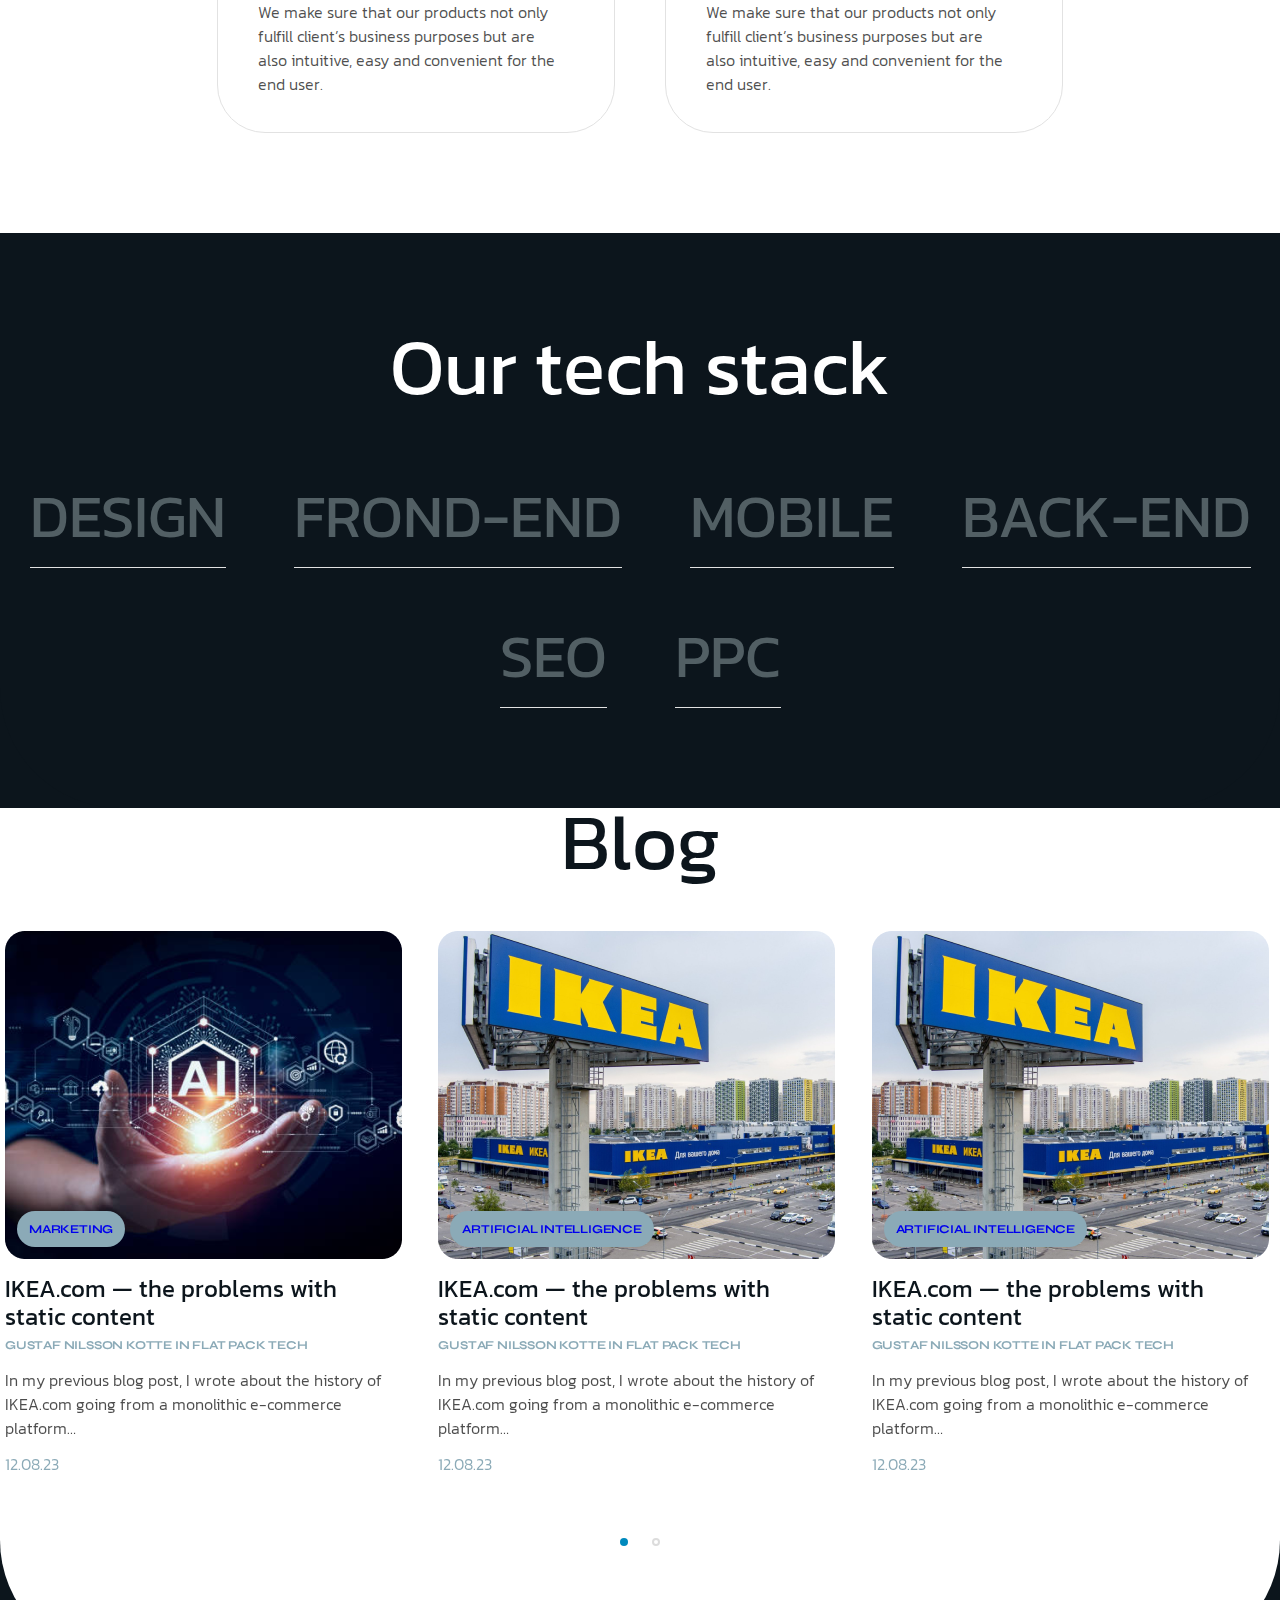
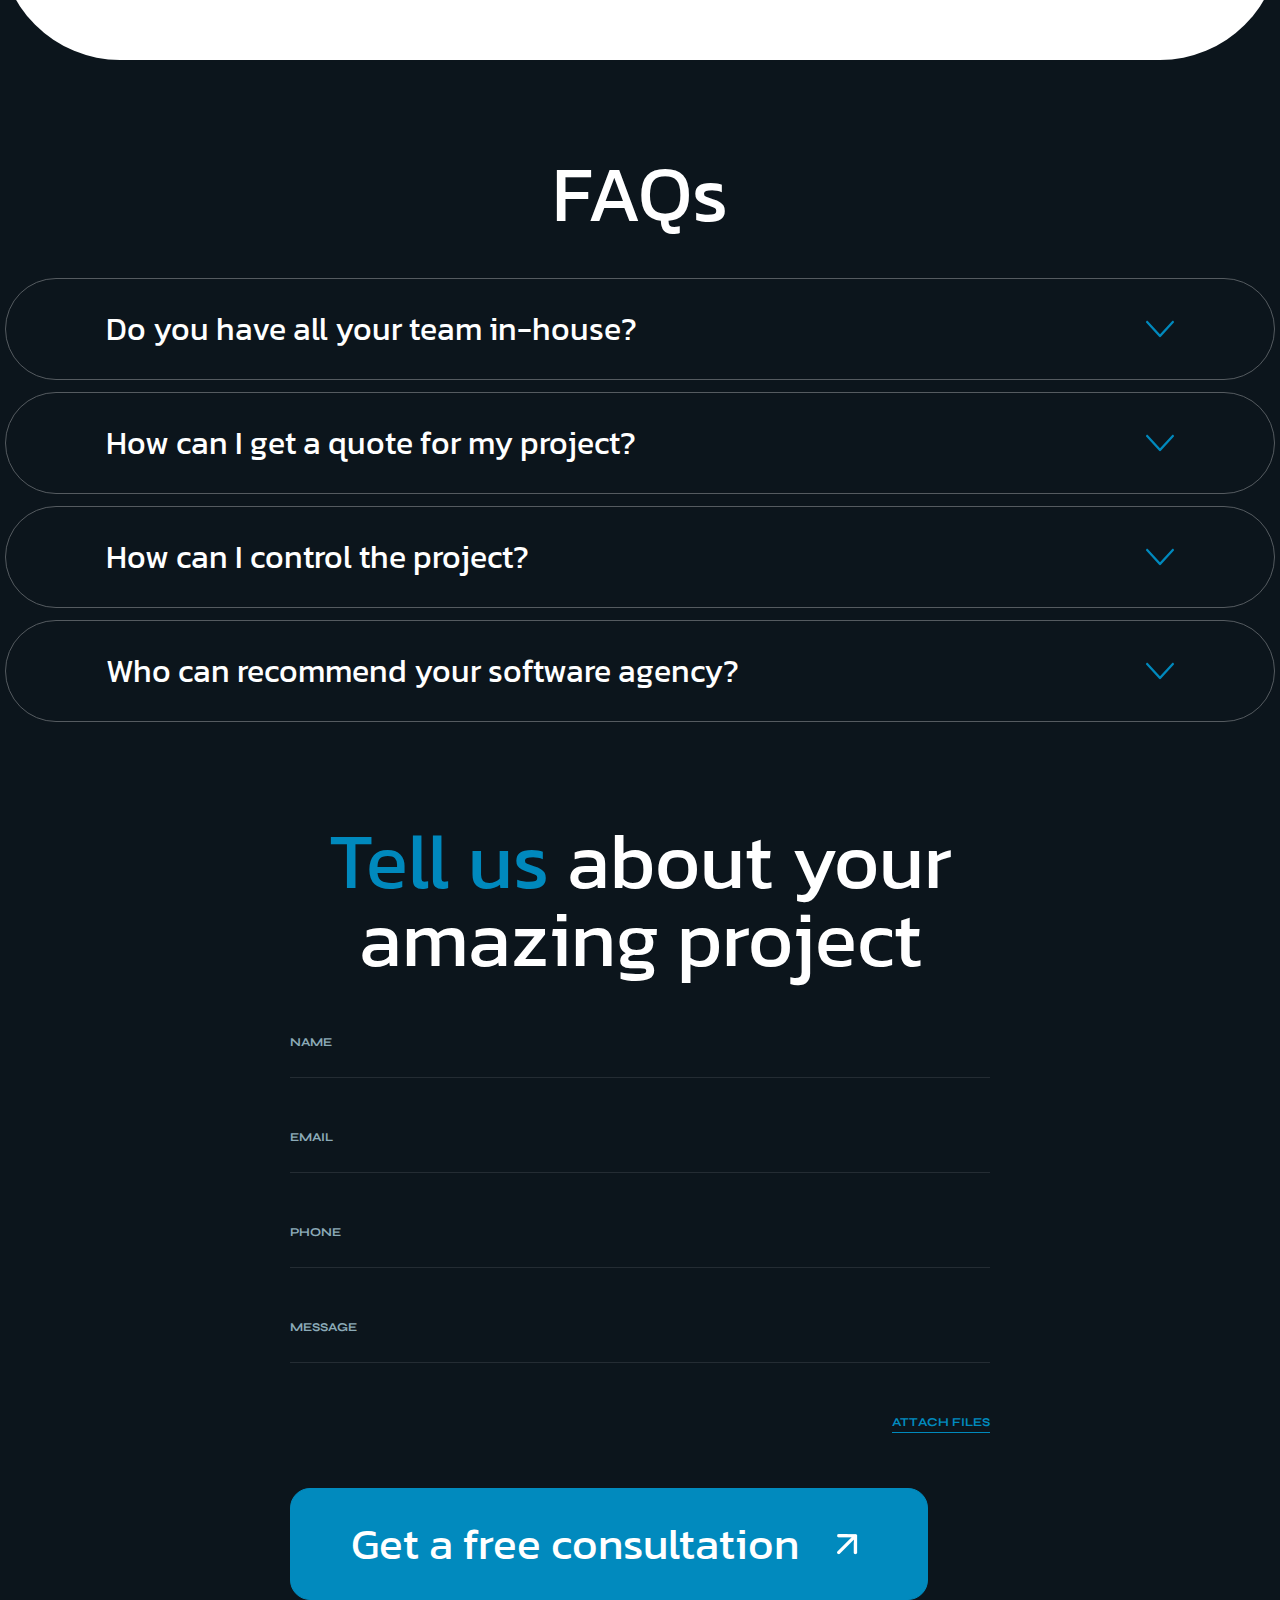
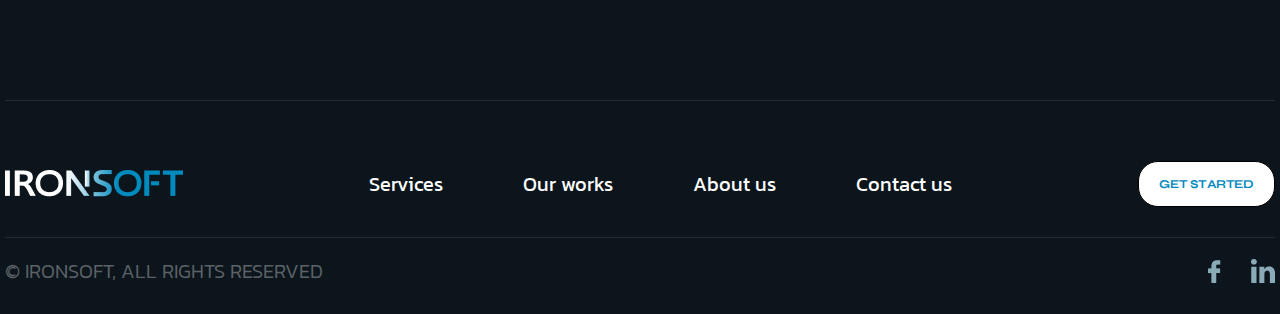
<file: Iron Soft/services.html>
<!DOCTYPE html>
<html lang="en">
<head>
    <meta charset="UTF-8">
    <meta http-equiv="X-UA-Compatible" content="IE=edge">
    <meta name="viewport" content="width=device-width, initial-scale=1.0">

    <link href="https://fonts.googleapis.com/css2?family=Kanit:wght@300;400&family=Syne:wght@700&display=swap" rel="stylesheet">
    <link rel="stylesheet" href="https://cdn.jsdelivr.net/npm/swiper@11/swiper-bundle.min.css"/>

    <link rel="stylesheet" href="css/reset.css">
    <link rel="stylesheet" href="css/style.css">
    <link rel="stylesheet" href="css/media.css">

    <title>Airon Soft</title>
</head>
<body>
    
    
    <header class="header">
        <div class="container--main container">
            <nav class="nav">

                <button class="menu-btn" type="button">
                    <span class="btn-line"></span>
                    <span class="btn-line"></span>
                    <span class="btn-line"></span>
                    <span class="btn-line"></span>
                </button>

                <a href="index.html" class="logo">
                    <img src="img/logo.png" alt="" class="img__logo">
                </a>
                <ul class="nav__items">
                    <li class="nav__item">
                        <a href="services.html" class="nav__item-link">Services</a>
                    </li>
                    <li class="nav__item">
                        <a href="works.html" class="nav__item-link">Our works</a>
                    </li>
                    <li class="nav__item">
                        <a href="about.html" class="nav__item-link">About us</a>
                    </li>
                    <li class="nav__item">
                        <a href="contact.html" class="nav__item-link">Contact us</a>
                    </li>
                </ul>
                <a href="#" class="btn btn--started">Get Started</a>
            </nav>
        </div>
    </header>

    <main>

        <section class="webdev">
            <div class="container--main container">
                <p class="webdev-text"><span>Home / Services /</span> Web Development</p>
                <div class="webdev__inner">
                    <div class="webdev__inner-info">
                        <div class="webdev__info-content">
                            <h1 class="webdev__info-title">Web Development</h1>
                            <a href="#" class="btn btn--help">We help you to get the best business solution ever</a>
                            <div class="webdev__info-tech">
                                <div class="webdev__tech">
                                    <h3 class="trust__info-title trust__info-title--webdev">Main technologies</h3>
                                    <div class="webdev__tech-items">
                                        <div class="webdev__tech-item">
                                            <img src="img/react.png" alt="" class="img__webdev-tech">
                                            <p class="tech__item-descr">React</p>
                                        </div>
                                        <div class="webdev__tech-item">
                                            <img src="img/next.png" alt="" class="img__webdev-tech">
                                            <p class="tech__item-descr">NEXT.JS</p>
                                        </div>
                                        <div class="webdev__tech-item">
                                            <img src="img/angular.png" alt="" class="img__webdev-tech">
                                            <p class="tech__item-descr">ANGULAR</p>
                                        </div>
                                        <div class="webdev__tech-item">
                                            <img src="img/vue.png" alt="" class="img__webdev-tech">
                                            <p class="tech__item-descr">VUE</p>
                                        </div>
                                    </div>
                                </div>
                                <div class="webdev__info-btns">
                                    <a href="#wedo" class="btn btn--webdev">What is web<br>development?</a>
                                </div>
                            </div>
                        </div>
                    </div>
                    <div class="webdev__inner-photo">
                        <div class="webdev__photo-items">
                            <img src="img/webdev-1.png" alt="" class="img__webdev-ph">
                            <img src="img/webdev-2.png" alt="" class="img__webdev-ph">
                        </div>
                    </div>
                </div>
            </div>
        </section>

        <section id="wedo" class="wedo">
            <div class="container--main container">
                <div class="wedo__header">
                    <h3 class="wedo__header-suptitle">Our servises</h3>
                    <h2 class="wedo__header-title">What we do</h2>
                    <p class="wedo__header-text">Our team specializes in website development, offering customized solutions that meet the needs of each client. We create websites with unique design, great functionality and high performance.</p>
                </div>
                <div class="wedo__items">
                    <div class="wedo__item">
                        <img src="img/wedo-1.png" alt="" class="img__wedo-item">
                        <div class="wedo__item-about">
                            <h4 class="wedo__about-title">E-Commerce</h4>
                            <a href="#">
                                <img src="img/btn--arrow_r_white.png" alt="" class="img__wedo-about">
                            </a>
                        </div>
                    </div>
                    <div class="wedo__item">
                        <img src="img/wedo-1.png" alt="" class="img__wedo-item">
                        <div class="wedo__item-about">
                            <h4 class="wedo__about-title">E-Commerce</h4>
                            <a href="#">
                                <img src="img/btn--arrow_r_white.png" alt="" class="img__wedo-about">
                            </a>
                        </div>
                    </div>
                    <div class="wedo__item">
                        <img src="img/wedo-1.png" alt="" class="img__wedo-item">
                        <div class="wedo__item-about">
                            <h4 class="wedo__about-title">E-Commerce</h4>
                            <a href="#">
                                <img src="img/btn--arrow_r_white.png" alt="" class="img__wedo-about">
                            </a>
                        </div>
                    </div>
                    <div class="wedo__item">
                        <img src="img/wedo-1.png" alt="" class="img__wedo-item">
                        <div class="wedo__item-about">
                            <h4 class="wedo__about-title">E-Commerce</h4>
                            <a href="#">
                                <img src="img/btn--arrow_r_white.png" alt="" class="img__wedo-about">
                            </a>
                        </div>
                    </div>
                    <div class="wedo__item">
                        <img src="img/wedo-1.png" alt="" class="img__wedo-item">
                        <div class="wedo__item-about">
                            <h4 class="wedo__about-title">E-Commerce</h4>
                            <a href="#">
                                <img src="img/btn--arrow_r_white.png" alt="" class="img__wedo-about">
                            </a>
                        </div>
                    </div>
                    <div class="wedo__item">
                        <img src="img/wedo-1.png" alt="" class="img__wedo-item">
                        <div class="wedo__item-about">
                            <h4 class="wedo__about-title">E-Commerce</h4>
                            <a href="#">
                                <img src="img/btn--arrow_r_white.png" alt="" class="img__wedo-about">
                            </a>
                        </div>
                    </div>
                </div>
            </div>
        </section>

        <section class="approach">
            <div class="container--main container">
                <div class="approach__inner">
                    <h2 class="approach__inner-title">Our Approach</h2>
                    <div class="approach__inner-items">
                        <div class="approach__inner-item">
                            <p class="approach__item-number">01.</p>
                            <h3 class="approach__item-title">Large-scale distributed system</h3>
                            <p class="approach__item-text">We take up-to-date technologies, best practices, and big market players' expertise as a basis for designing, launching, operation, and development of various kinds of apps, concerning social networks and content delivery systems, e-science and machine learning solutions, with the performance and scalability maintaining.</p>
                        </div>
                        <div class="approach__inner-item">
                            <p class="approach__item-number">02.</p>
                            <h3 class="approach__item-title">Large-scale distributed system</h3>
                            <p class="approach__item-text">We take up-to-date technologies, best practices, and big market players' expertise as a basis for designing, launching, operation, and development of various kinds of apps, concerning social networks and content delivery systems, e-science and machine learning solutions, with the performance and scalability maintaining.</p>
                        </div>
                        <div class="approach__inner-item">
                            <p class="approach__item-number">03.</p>
                            <h3 class="approach__item-title">Large-scale distributed system</h3>
                            <p class="approach__item-text">We take up-to-date technologies, best practices, and big market players' expertise as a basis for designing, launching, operation, and development of various kinds of apps, concerning social networks and content delivery systems, e-science and machine learning solutions, with the performance and scalability maintaining.</p>
                        </div>
                    </div>
                </div>
                <svg class="svg__decor" xmlns="http://www.w3.org/2000/svg" width="1749" height="41" viewBox="0 0 1749 41" fill="none">
                    <path opacity="0.1" d="M1253.74 0C1276.88 0 1298.93 7.17 1314.44 19.71L1314.99 20.17C1330.27 32.783 1352.2 40.0008 1375.22 40H1749V41H1375.22C1352.1 41.0012 1330.05 33.8419 1314.52 21.29L1313.98 20.83C1298.69 8.21698 1276.76 0.999158 1253.74 1H1132.41C1110 0.998759 1088.67 8.05445 1073.85 20.37L1073.31 20.83C1058.23 33.6296 1036.3 40.9919 1013.22 41H0V40H1013.2C1035.62 40.0012 1056.95 32.9455 1071.76 20.63L1072.31 20.17C1087.39 7.36779 1109.33 0.00523363 1132.41 0L1253.74 0Z" fill="white"/>
                </svg>
            </div>
        </section>

        <section class="visual">
            <div class="container--main container">
                <div class="visual__header">
                    <h2 class="visual__header-title">Web Development</h2>
                    <p class="visual__header-text">The visualized product concept is being implemented and executed. We will choose the technology that matches the requirements and is sustainable to ensure future development potential.</p>
                </div>
                <div class="visual__items">
                    <div class="our__product-item our__product-item--visual">
                        <div class="product__item-info">
                            <img src="img/product-1.png" alt="" class="img__product-info">
                            <div class="product__info-about">
                                <h3 class="product__about-title">Product Design</h3>
                                <p class="product__about-text">Product design is where we bring the idea to life with a functional and aesthetic touch. We will use our creative and technical skills to create an attractive digital product that will convert potential users into loyal customers.</p>
                            </div>
                        </div>
                        <div class="our__product-dev">
                            <div class="product__dev-items">
                                <div class="product__dev-item">
                                    <div class="dev__item-content">
                                        <h3 class="dev__content-title">USER EXPERIENCE DESIGN</h3>
                                        <div class="dev__content-about">
                                            <p class="dev__about-info">User Flows</p>
                                            <p class="dev__about-info">Wireframing</p>
                                            <p class="dev__about-info">UX Writing</p>
                                            <p class="dev__about-info">Prototyping</p>
                                        </div>
                                    </div>
                                </div>
                                <div class="product__dev-item">
                                    <div class="dev__item-content">
                                        <h3 class="dev__content-title">USER INTERFACE DESIGN</h3>
                                        <div class="dev__content-about">
                                            <p class="dev__about-info">UI Responsive Design</p>
                                            <p class="dev__about-info">Micro Interactions</p>
                                        </div>
                                    </div>
                                </div>
                                <div class="product__dev-item">
                                    <div class="dev__item-content">
                                        <h3 class="dev__content-title">BRANDING</h3>
                                        <div class="dev__content-about">
                                            <p class="dev__about-info">Building Style Guide</p>
                                            <p class="dev__about-info">Unique assets & animations</p>
                                        </div>
                                    </div>
                                </div>
                            </div>
                        </div>
                    </div>
                    <div class="our__product-item our__product-item--visual">
                        <div class="product__item-info">
                            <img src="img/product-1.png" alt="" class="img__product-info">
                            <div class="product__info-about">
                                <h3 class="product__about-title">Product Design</h3>
                                <p class="product__about-text">Product design is where we bring the idea to life with a functional and aesthetic touch. We will use our creative and technical skills to create an attractive digital product that will convert potential users into loyal customers.</p>
                            </div>
                        </div>
                        <div class="our__product-dev">
                            <div class="product__dev-items">
                                <div class="product__dev-item">
                                    <div class="dev__item-content">
                                        <h3 class="dev__content-title">USER EXPERIENCE DESIGN</h3>
                                        <div class="dev__content-about">
                                            <p class="dev__about-info">User Flows</p>
                                            <p class="dev__about-info">Wireframing</p>
                                            <p class="dev__about-info">UX Writing</p>
                                            <p class="dev__about-info">Prototyping</p>
                                        </div>
                                    </div>
                                </div>
                                <div class="product__dev-item">
                                    <div class="dev__item-content">
                                        <h3 class="dev__content-title">USER INTERFACE DESIGN</h3>
                                        <div class="dev__content-about">
                                            <p class="dev__about-info">UI Responsive Design</p>
                                            <p class="dev__about-info">Micro Interactions</p>
                                        </div>
                                    </div>
                                </div>
                                <div class="product__dev-item">
                                    <div class="dev__item-content">
                                        <h3 class="dev__content-title">BRANDING</h3>
                                        <div class="dev__content-about">
                                            <p class="dev__about-info">Building Style Guide</p>
                                            <p class="dev__about-info">Unique assets & animations</p>
                                        </div>
                                    </div>
                                </div>
                            </div>
                        </div>
                    </div>
                </div>
            </div>
        </section>

        <section class="case">
            <div class="container--main container">
                <div class="case__header">
                    <h3 class="case__header-suptitle">Our projects</h3>
                    <h2 class="case__header-title">Case studies</h2>
                    <p class="case__header-descr">When it comes to creating a high quality website and adjusting the marketing strategy, experience matters a lot. Explore our portfolio to view some of the projects we've successfully completed!</p>
                </div>
                <div class="case__swiper">
                     <!-- Swiper -->
                    <div class="swiper mySwiper">
                        <div class="swiper-wrapper">
                            <div class="swiper-slide">
                                <div class="case__item-inner">
                                    <div class="case__swiper-item">
                                        <div class="case__item-content">
                                            <img src="img/case_content-1.png" alt="" class="img__case-content">
                                        </div>
                                    </div>
                                    <div class="case__item-bottom">
                                        <div class="case__bottom-info">
                                            <p class="case__bottom-descr">Wordpress</p>
                                            <p class="case__bottom-descr">PWA</p>
                                        </div>
                                        <h3 class="case__bottom-title">Modern look for the the software development company</h3>
                                    </div>
                                </div>
                            </div>
                            <div class="swiper-slide">
                                <div class="case__item-inner">
                                    <div class="case__swiper-item">
                                        <div class="case__item-content">
                                            <img src="img/case_content-1.png" alt="" class="img__case-content">
                                        </div>
                                    </div>
                                    <div class="case__item-bottom">
                                        <div class="case__bottom-info">
                                            <p class="case__bottom-descr">Wordpress</p>
                                            <p class="case__bottom-descr">PWA</p>
                                        </div>
                                        <h3 class="case__bottom-title">Modern look for the the software development company</h3>
                                    </div>
                                </div>
                            </div>
                            <div class="swiper-slide">
                                <div class="case__item-inner">
                                    <div class="case__swiper-item">
                                        <div class="case__item-content">
                                            <img src="img/case_content-1.png" alt="" class="img__case-content">
                                        </div>
                                    </div>
                                    <div class="case__item-bottom">
                                        <div class="case__bottom-info">
                                            <p class="case__bottom-descr">Wordpress</p>
                                            <p class="case__bottom-descr">PWA</p>
                                        </div>
                                        <h3 class="case__bottom-title">Modern look for the the software development company</h3>
                                    </div>
                                </div>
                            </div>
                            <div class="swiper-slide">
                                <div class="case__item-inner">
                                    <div class="case__swiper-item">
                                        <div class="case__item-content">
                                            <img src="img/case_content-1.png" alt="" class="img__case-content">
                                        </div>
                                    </div>
                                    <div class="case__item-bottom">
                                        <div class="case__bottom-info">
                                            <p class="case__bottom-descr">Wordpress</p>
                                            <p class="case__bottom-descr">PWA</p>
                                        </div>
                                        <h3 class="case__bottom-title">Modern look for the the software development company</h3>
                                    </div>
                                </div>
                            </div>
                        </div>
                        <div class="swiper-pagination"></div>
                    </div>
                </div>
                <div class="case__btns">
                    <a href="works.html" class="btn btn--see" target="_blank">See more</a>
                </div>
            </div>
        </section>

        <section class="howwe">
            <div class="container--main container">
                <h2 class="howwe__title"><span>How we</span><br>develop products</h2>
                <div class="howwe__items">
                    <div class="howwe__item">
                        <img src="img/howwe.png" alt="" class="img__howwe-item">
                        <h3 class="howwe__item-title">UX Process</h3>
                        <p class="howwe__item-text">We make sure that our products not only fulfill client’s business purposes but are also intuitive, easy and convenient for the end user.</p>
                    </div>
                    <div class="howwe__item">
                        <img src="img/howwe.png" alt="" class="img__howwe-item">
                        <h3 class="howwe__item-title">UX Process</h3>
                        <p class="howwe__item-text">We make sure that our products not only fulfill client’s business purposes but are also intuitive, easy and convenient for the end user.</p>
                    </div>
                    <div class="howwe__item">
                        <img src="img/howwe.png" alt="" class="img__howwe-item">
                        <h3 class="howwe__item-title">UX Process</h3>
                        <p class="howwe__item-text">We make sure that our products not only fulfill client’s business purposes but are also intuitive, easy and convenient for the end user.</p>
                    </div>
                    <div class="howwe__item">
                        <img src="img/howwe.png" alt="" class="img__howwe-item">
                        <h3 class="howwe__item-title">UX Process</h3>
                        <p class="howwe__item-text">We make sure that our products not only fulfill client’s business purposes but are also intuitive, easy and convenient for the end user.</p>
                    </div>
                </div>
            </div>
        </section>

        <section class="stack stack--BG-darkBlue">
            <div class="container--main container">
                <h2 class="stack__title stack--BG-title">Our tech stack</h2>
                <div class="stack__nav-items">
                    <a href="#design" class="stack__link  stack--BG-link">Design</a>
                    <a href="#frontend" class="stack__link stack--BG-link">Frond-end</a>
                    <a href="#mobile" class="stack__link stack--BG-link">Mobile</a>
                    <a href="#backend" class="stack__link stack--BG-link">Back-end</a>
                    <a href="#seo" class="stack__link stack--BG-link">Seo</a>
                    <a href="#ppc" class="stack__link stack--BG-link">PPc</a>
                </div>
                <div id="design" class="stack__items">
                    <div class="stack__items-inner">
                        <div class="stack__item">
                            <img src="img/figma.png" alt="" class="img__stack-item">
                            <p class="stack__item-descr">Figma</p>
                        </div>
                        <div class="stack__item">
                            <img src="img/ps.png" alt="" class="img__stack-item">
                            <p class="stack__item-descr">Photoshop</p>
                        </div>
                        <div class="stack__item">
                            <img src="img/ai.png" alt="" class="img__stack-item">
                            <p class="stack__item-descr">ILLUSTRATOR</p>
                        </div>
                        <div class="stack__item">
                            <img src="img/id.png" alt="" class="img__stack-item">
                            <p class="stack__item-descr">INDESIGN</p>
                        </div>
                        <div class="stack__item">
                            <img src="img/xd.png" alt="" class="img__stack-item">
                            <p class="stack__item-descr">INDESIGN</p>
                        </div>
                    </div>
                </div>
                <div id="frontend" class="stack__items">
                    <div class="stack__items-inner">
                        <div class="stack__item">
                            <img src="img/ps.png" alt="" class="img__stack-item">
                            <p class="stack__item-descr">Figma</p>
                        </div>
                        <div class="stack__item">
                            <img src="img/figma.png" alt="" class="img__stack-item">
                            <p class="stack__item-descr">Photoshop</p>
                        </div>
                        <div class="stack__item">
                            <img src="img/ps.png" alt="" class="img__stack-item">
                            <p class="stack__item-descr">ILLUSTRATOR</p>
                        </div>
                        <div class="stack__item">
                            <img src="img/ai.png" alt="" class="img__stack-item">
                            <p class="stack__item-descr">INDESIGN</p>
                        </div>
                        <div class="stack__item">
                            <img src="img/xd.png" alt="" class="img__stack-item">
                            <p class="stack__item-descr">INDESIGN</p>
                        </div>
                    </div>
                </div>
                <div id="mobile" class="stack__items">
                    <div class="stack__items-inner">
                        <div class="stack__item">
                            <img src="img/ps.png" alt="" class="img__stack-item">
                            <p class="stack__item-descr">Figma</p>
                        </div>
                        <div class="stack__item">
                            <img src="img/ai.png" alt="" class="img__stack-item">
                            <p class="stack__item-descr">Photoshop</p>
                        </div>
                        <div class="stack__item">
                            <img src="img/ps.png" alt="" class="img__stack-item">
                            <p class="stack__item-descr">ILLUSTRATOR</p>
                        </div>
                        <div class="stack__item">
                            <img src="img/id.png" alt="" class="img__stack-item">
                            <p class="stack__item-descr">INDESIGN</p>
                        </div>
                        <div class="stack__item">
                            <img src="img/xd.png" alt="" class="img__stack-item">
                            <p class="stack__item-descr">INDESIGN</p>
                        </div>
                    </div>
                </div>
                <div id="backend" class="stack__items">
                    <div class="stack__items-inner">
                        <div class="stack__item">
                            <img src="img/xd.png" alt="" class="img__stack-item">
                            <p class="stack__item-descr">Figma</p>
                        </div>
                        <div class="stack__item">
                            <img src="img/figma.png" alt="" class="img__stack-item">
                            <p class="stack__item-descr">Photoshop</p>
                        </div>
                        <div class="stack__item">
                            <img src="img/ai.png" alt="" class="img__stack-item">
                            <p class="stack__item-descr">ILLUSTRATOR</p>
                        </div>
                        <div class="stack__item">
                            <img src="img/id.png" alt="" class="img__stack-item">
                            <p class="stack__item-descr">INDESIGN</p>
                        </div>
                        <div class="stack__item">
                            <img src="img/xd.png" alt="" class="img__stack-item">
                            <p class="stack__item-descr">INDESIGN</p>
                        </div>
                    </div>
                </div>
                <div id="seo" class="stack__items">
                    <div class="stack__items-inner">
                        <div class="stack__item">
                            <img src="img/figma.png" alt="" class="img__stack-item">
                            <p class="stack__item-descr">Figma</p>
                        </div>
                        <div class="stack__item">
                            <img src="img/ps.png" alt="" class="img__stack-item">
                            <p class="stack__item-descr">Photoshop</p>
                        </div>
                        <div class="stack__item">
                            <img src="img/xd.png" alt="" class="img__stack-item">
                            <p class="stack__item-descr">ILLUSTRATOR</p>
                        </div>
                        <div class="stack__item">
                            <img src="img/id.png" alt="" class="img__stack-item">
                            <p class="stack__item-descr">INDESIGN</p>
                        </div>
                        <div class="stack__item">
                            <img src="img/id.png" alt="" class="img__stack-item">
                            <p class="stack__item-descr">INDESIGN</p>
                        </div>
                    </div>
                </div>
                <div id="ppc" class="stack__items">
                    <div class="stack__items-inner">
                        <div class="stack__item">
                            <img src="img/figma.png" alt="" class="img__stack-item">
                            <p class="stack__item-descr">Figma</p>
                        </div>
                        <div class="stack__item">
                            <img src="img/ps.png" alt="" class="img__stack-item">
                            <p class="stack__item-descr">Photoshop</p>
                        </div>
                        <div class="stack__item">
                            <img src="img/ai.png" alt="" class="img__stack-item">
                            <p class="stack__item-descr">ILLUSTRATOR</p>
                        </div>
                        <div class="stack__item">
                            <img src="img/figma.png" alt="" class="img__stack-item">
                            <p class="stack__item-descr">INDESIGN</p>
                        </div>
                        <div class="stack__item">
                            <img src="img/ps.png" alt="" class="img__stack-item">
                            <p class="stack__item-descr">INDESIGN</p>
                        </div>
                    </div>
                </div>
            </div>
        </section>

        <section class="blog">
            <div class="container--main container">
                <h2 class="blog__title">Blog</h2>
                <div class="blog__slider">
                    <div class="swiper mySwiper">
                        <div class="swiper-wrapper">
                            <div class="swiper-slide">
                                <a href="blog.html" target="_blank">
                                    <div class="blog__slider-item">
                                        <div class="blog__item-content">
                                            <div class="blog__content-top">
                                                <img src="img/blog-2.png" alt="" class="img__blog-content">
                                                <div class="blog__content-about">
                                                    <p class="blog__about-text">Marketing</p>
                                                </div>
                                            </div>
                                            <div class="blog__content-bottom">
                                                <h3 class="blog__content-title">IKEA.com — the problems with static content</h3>
                                                <h4 class="blog__content-subtitle">Gustaf Nilsson Kotte in Flat Pack Tech</h4>
                                                <p class="blog__content-text">In my previous blog post, I wrote about the history of IKEA.com going from a monolithic e-commerce platform…</p>
                                                <p class="blog__content-date">12.08.23</p>
                                            </div>
                                        </div>
                                    </div>
                                </a>
                            </div>
                            <div class="swiper-slide">
                                <a href="blog.html" target="_blank">
                                    <div class="blog__slider-item">
                                        <div class="blog__item-content">
                                            <div class="blog__content-top">
                                                <img src="img/blog-1.png" alt="" class="img__blog-content">
                                                <div class="blog__content-about">
                                                    <p class="blog__about-text">artificial intelligence</p>
                                                </div>
                                            </div>
                                            <div class="blog__content-bottom">
                                                <h3 class="blog__content-title">IKEA.com — the problems with static content</h3>
                                                <h4 class="blog__content-subtitle">Gustaf Nilsson Kotte in Flat Pack Tech</h4>
                                                <p class="blog__content-text">In my previous blog post, I wrote about the history of IKEA.com going from a monolithic e-commerce platform…</p>
                                                <p class="blog__content-date">12.08.23</p>
                                            </div>
                                        </div>
                                    </div>
                                </a>
                            </div>
                            <div class="swiper-slide">
                                <a href="blog.html" target="_blank">
                                    <div class="blog__slider-item">
                                        <div class="blog__item-content">
                                            <div class="blog__content-top">
                                                <img src="img/blog-1.png" alt="" class="img__blog-content">
                                                <div class="blog__content-about">
                                                    <p class="blog__about-text">artificial intelligence</p>
                                                </div>
                                            </div>
                                            <div class="blog__content-bottom">
                                                <h3 class="blog__content-title">IKEA.com — the problems with static content</h3>
                                                <h4 class="blog__content-subtitle">Gustaf Nilsson Kotte in Flat Pack Tech</h4>
                                                <p class="blog__content-text">In my previous blog post, I wrote about the history of IKEA.com going from a monolithic e-commerce platform…</p>
                                                <p class="blog__content-date">12.08.23</p>
                                            </div>
                                        </div>
                                    </div>
                                </a>
                            </div>
                            <div class="swiper-slide">
                                <a href="blog.html" target="_blank">
                                    <div class="blog__slider-item">
                                        <div class="blog__item-content">
                                            <div class="blog__content-top">
                                                <img src="img/blog-2.png" alt="" class="img__blog-content">
                                                <div class="blog__content-about">
                                                    <p class="blog__about-text">artificial intelligence</p>
                                                </div>
                                            </div>
                                            <div class="blog__content-bottom">
                                                <h3 class="blog__content-title">IKEA.com — the problems with static content</h3>
                                                <h4 class="blog__content-subtitle">Gustaf Nilsson Kotte in Flat Pack Tech</h4>
                                                <p class="blog__content-text">In my previous blog post, I wrote about the history of IKEA.com going from a monolithic e-commerce platform…</p>
                                                <p class="blog__content-date">12.08.23</p>
                                            </div>
                                        </div>
                                    </div>
                                </a>
                            </div>
                        </div>
                        <div class="swiper-pagination"></div>
                    </div>
                </div>
            </div>
        </section>

        <section class="faqs">
            <h2 class="faqs__title">FAQs</h2>
            <div class="container">
                <div class="faqs__content">
                    <div class="faq">
                        <div class="faq__question">
                            <h2 class="faq__question-title">Do you have all your team in-house?</h2>
                            <svg xmlns="http://www.w3.org/2000/svg" width="28" height="28" viewBox="0 0 28 28" fill="none">
                                <path d="M14.8881 21.8425L27.6569 7.8309C28.1144 7.37111 28.1144 6.62543 27.6569 6.16564C27.1995 5.70585 26.4573 5.70585 25.9998 6.16564L14 19.3324L2.00019 6.16681C1.54273 5.70702 0.800512 5.70702 0.343092 6.16681C-0.114328 6.6266 -0.114328 7.37228 0.343092 7.83203L13.1119 21.8437C13.3558 22.0887 13.6791 22.1938 13.9988 22.1774C14.3197 22.1927 14.643 22.0876 14.8881 21.8425Z" fill="#0089BD"/>
                            </svg>
                        </div>
                        <div class="faq__answer">
                            <p class="faq__answer-text">Lorem ipsum dolor sit amet consectetur adipisicing elit. Fugiat eum in, dolore eveniet quod maxime veniam hic ab nemo, dicta aperiam rerum natus illum consectetur unde eos, nihil quam corrupti.</p>
                        </div>
                    </div>
                    <div class="faq">
                        <div class="faq__question">
                            <h2 class="faq__question-title">How can I get a quote for my project?</h2>
                            <svg xmlns="http://www.w3.org/2000/svg" width="28" height="28" viewBox="0 0 28 28" fill="none">
                                <path d="M14.8881 21.8425L27.6569 7.8309C28.1144 7.37111 28.1144 6.62543 27.6569 6.16564C27.1995 5.70585 26.4573 5.70585 25.9998 6.16564L14 19.3324L2.00019 6.16681C1.54273 5.70702 0.800512 5.70702 0.343092 6.16681C-0.114328 6.6266 -0.114328 7.37228 0.343092 7.83203L13.1119 21.8437C13.3558 22.0887 13.6791 22.1938 13.9988 22.1774C14.3197 22.1927 14.643 22.0876 14.8881 21.8425Z" fill="#0089BD"/>
                            </svg>
                        </div>
                        <div class="faq__answer">
                            <p class="faq__answer-text">Lorem ipsum dolor sit amet consectetur adipisicing elit. Fugiat eum in, dolore eveniet quod maxime veniam hic ab nemo, dicta aperiam rerum natus illum consectetur unde eos, nihil quam corrupti.</p>
                        </div>
                    </div>
                    <div class="faq">
                        <div class="faq__question">
                            <h2 class="faq__question-title">How can I control the project?</h2>
                            <svg xmlns="http://www.w3.org/2000/svg" width="28" height="28" viewBox="0 0 28 28" fill="none">
                                <path d="M14.8881 21.8425L27.6569 7.8309C28.1144 7.37111 28.1144 6.62543 27.6569 6.16564C27.1995 5.70585 26.4573 5.70585 25.9998 6.16564L14 19.3324L2.00019 6.16681C1.54273 5.70702 0.800512 5.70702 0.343092 6.16681C-0.114328 6.6266 -0.114328 7.37228 0.343092 7.83203L13.1119 21.8437C13.3558 22.0887 13.6791 22.1938 13.9988 22.1774C14.3197 22.1927 14.643 22.0876 14.8881 21.8425Z" fill="#0089BD"/>
                            </svg>
                        </div>
                        <div class="faq__answer">
                            <p class="faq__answer-text">Lorem ipsum dolor sit amet consectetur adipisicing elit. Fugiat eum in, dolore eveniet quod maxime veniam hic ab nemo, dicta aperiam rerum natus illum consectetur unde eos, nihil quam corrupti.</p>
                        </div>
                    </div>
                    <div class="faq">
                        <div class="faq__question">
                            <h2 class="faq__question-title">Who can recommend your software agency?</h2>
                            <svg xmlns="http://www.w3.org/2000/svg" width="28" height="28" viewBox="0 0 28 28" fill="none">
                                <path d="M14.8881 21.8425L27.6569 7.8309C28.1144 7.37111 28.1144 6.62543 27.6569 6.16564C27.1995 5.70585 26.4573 5.70585 25.9998 6.16564L14 19.3324L2.00019 6.16681C1.54273 5.70702 0.800512 5.70702 0.343092 6.16681C-0.114328 6.6266 -0.114328 7.37228 0.343092 7.83203L13.1119 21.8437C13.3558 22.0887 13.6791 22.1938 13.9988 22.1774C14.3197 22.1927 14.643 22.0876 14.8881 21.8425Z" fill="#0089BD"/>
                            </svg>
                        </div>
                        <div class="faq__answer">
                            <p class="faq__answer-text">Lorem ipsum dolor sit amet consectetur adipisicing elit. Fugiat eum in, dolore eveniet quod maxime veniam hic ab nemo, dicta aperiam rerum natus illum consectetur unde eos, nihil quam corrupti.</p>
                        </div>
                    </div>
                </div>
            </div>
        </section>

        <section class="tell">
            <div class="container--big container">
                <div class="tell__content">
                    <div class="tell__title"><span>Tell us</span> about your amazing project</div>
                    <div class="tell__inputs">
                        <input type="text" class="input__tell" placeholder="name">
                        <input type="text" class="input__tell" placeholder="Email">
                        <input type="text" class="input__tell" placeholder="Phone">
                        <input type="text" class="input__tell" placeholder="message">
                        <div class="tell__links">
                            <a href="#" class="tell__link">attach files</a>
                        </div>
                    </div>
                    <a href="#" class="btn btn--free">Get a free consultation</a>
                </div>
            </div>
        </section>

    </main>


    <footer class="footer">
        <div class="container--main container">
            <nav class="nav__footer">
                <a href="index.html" class="logo">
                    <img src="img/logo.png" alt="" class="img__logo">
                </a>
                <ul class="nav__footer-items">
                    <li class="nav__footer-item">
                        <a href="services.html" class="nav__footer-link">Services</a>
                    </li>
                    <li class="nav__footer-item">
                        <a href="works.html" class="nav__footer-link">Our works</a>
                    </li>
                    <li class="nav__footer-item">
                        <a href="about.html" class="nav__footer-link">About us</a>
                    </li>
                    <li class="nav__footer-item">
                        <a href="contact.html" class="nav__footer-link">Contact us</a>
                    </li>
                </ul>
                <a href="#" class="btn btn--footer">get started</a>
            </nav>
            <div class="footer__copyright">
                <div class="footer__copyright-items">
                    <p class="footer__copyright-text">© IRONSOFT, ALL RIGHTS RESERVED</p>
                    <div class="footer__copyright-social">
                        <a href="#" class="copyright__social-link">
                            <img src="img/ico_fb.png" alt="" class="img__footer-social">
                        </a>
                        <a href="#" class="copyright__social-link">
                            <img src="img/ico_linked.png" alt="" class="img__footer-social">
                        </a>
                    </div>
                </div>
            </div>
        </div>
    </footer>


<script src="https://cdn.jsdelivr.net/npm/swiper@11/swiper-bundle.min.js"></script>
<script src="js/main.js"></script>

</body>
</html>
</file>
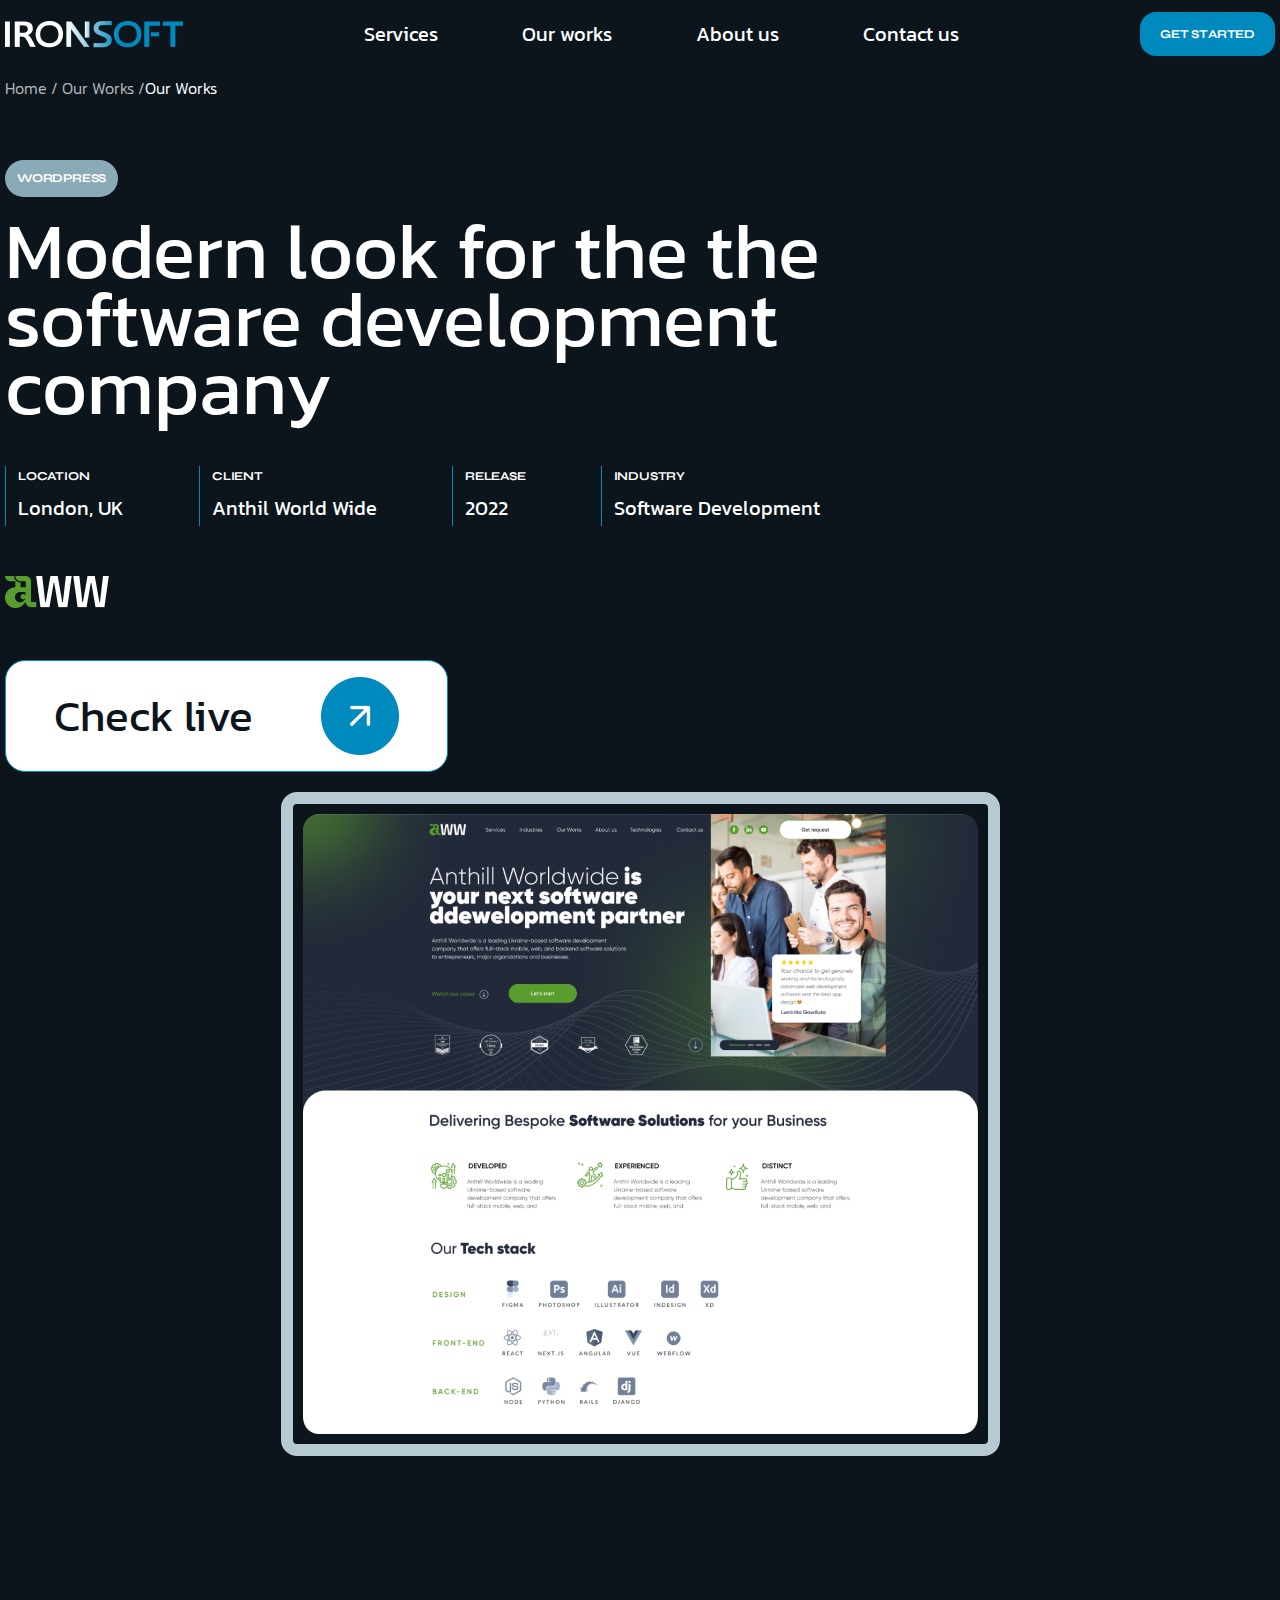
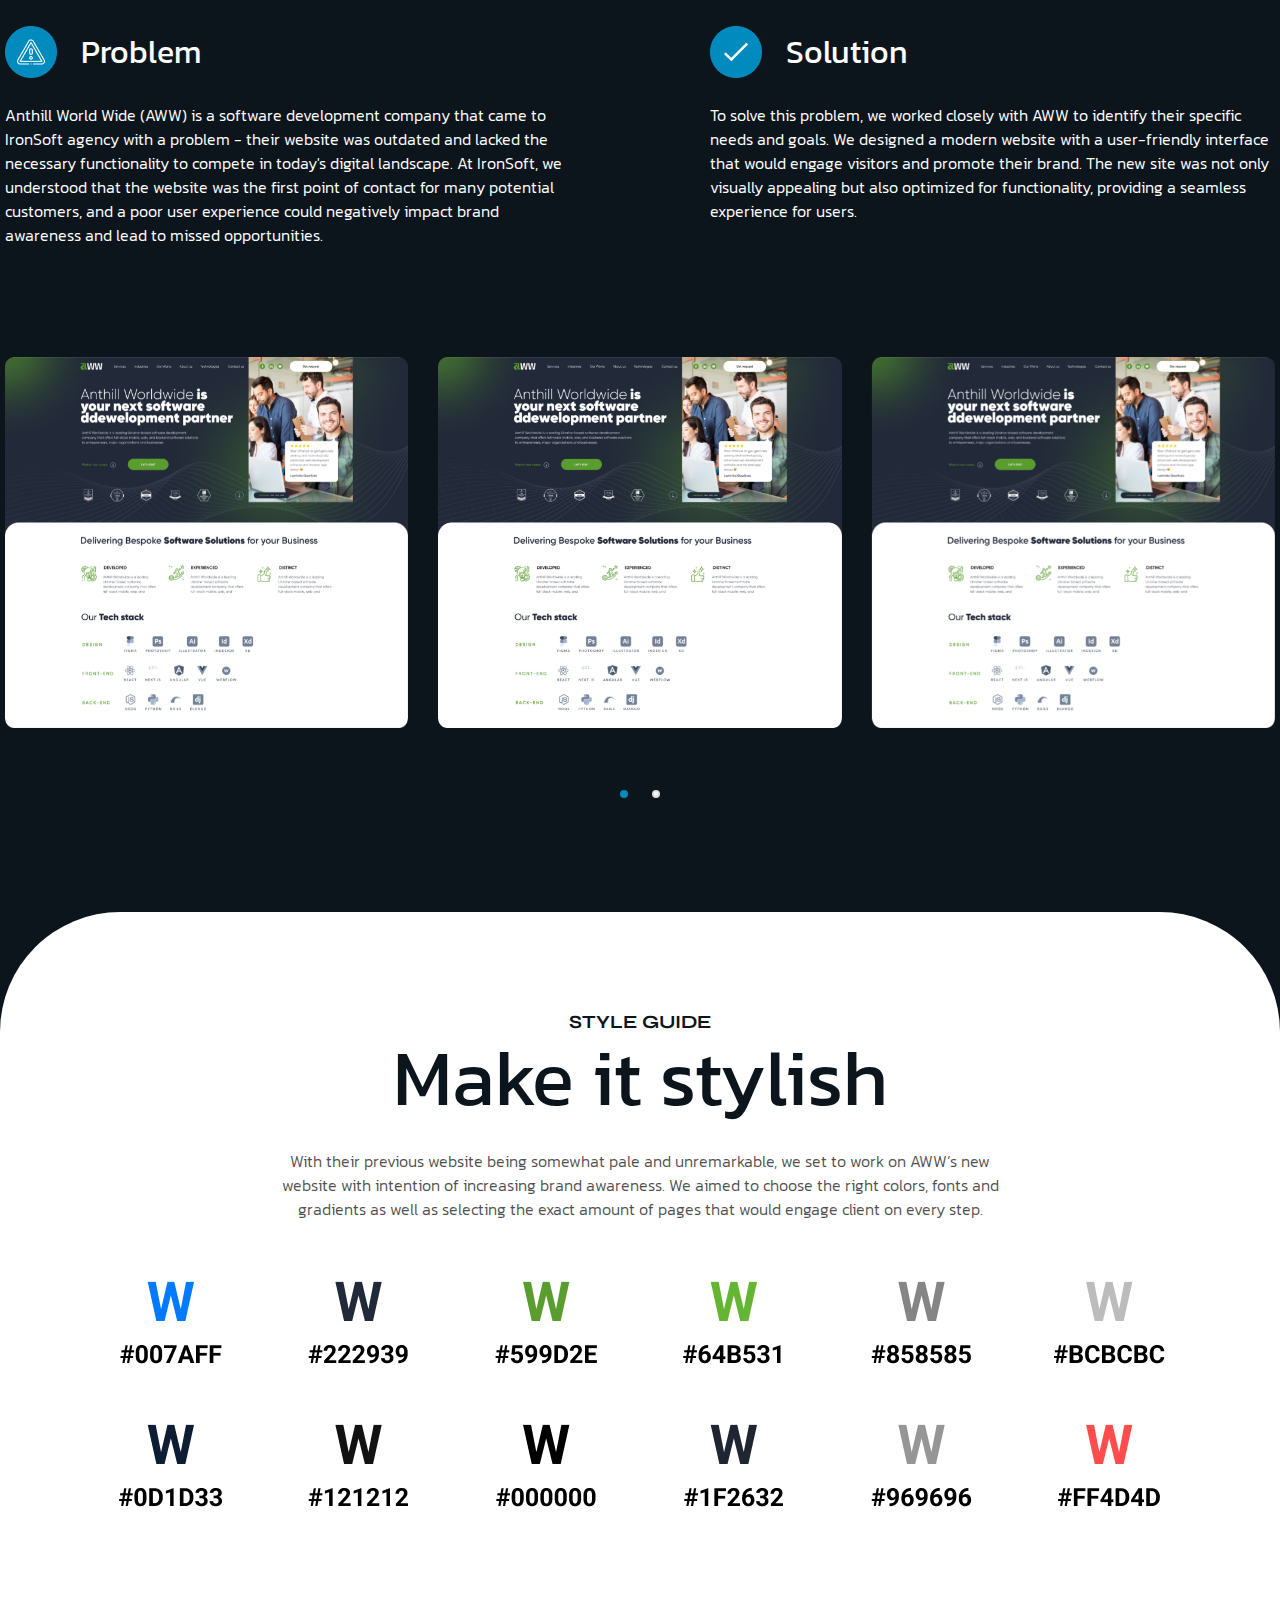
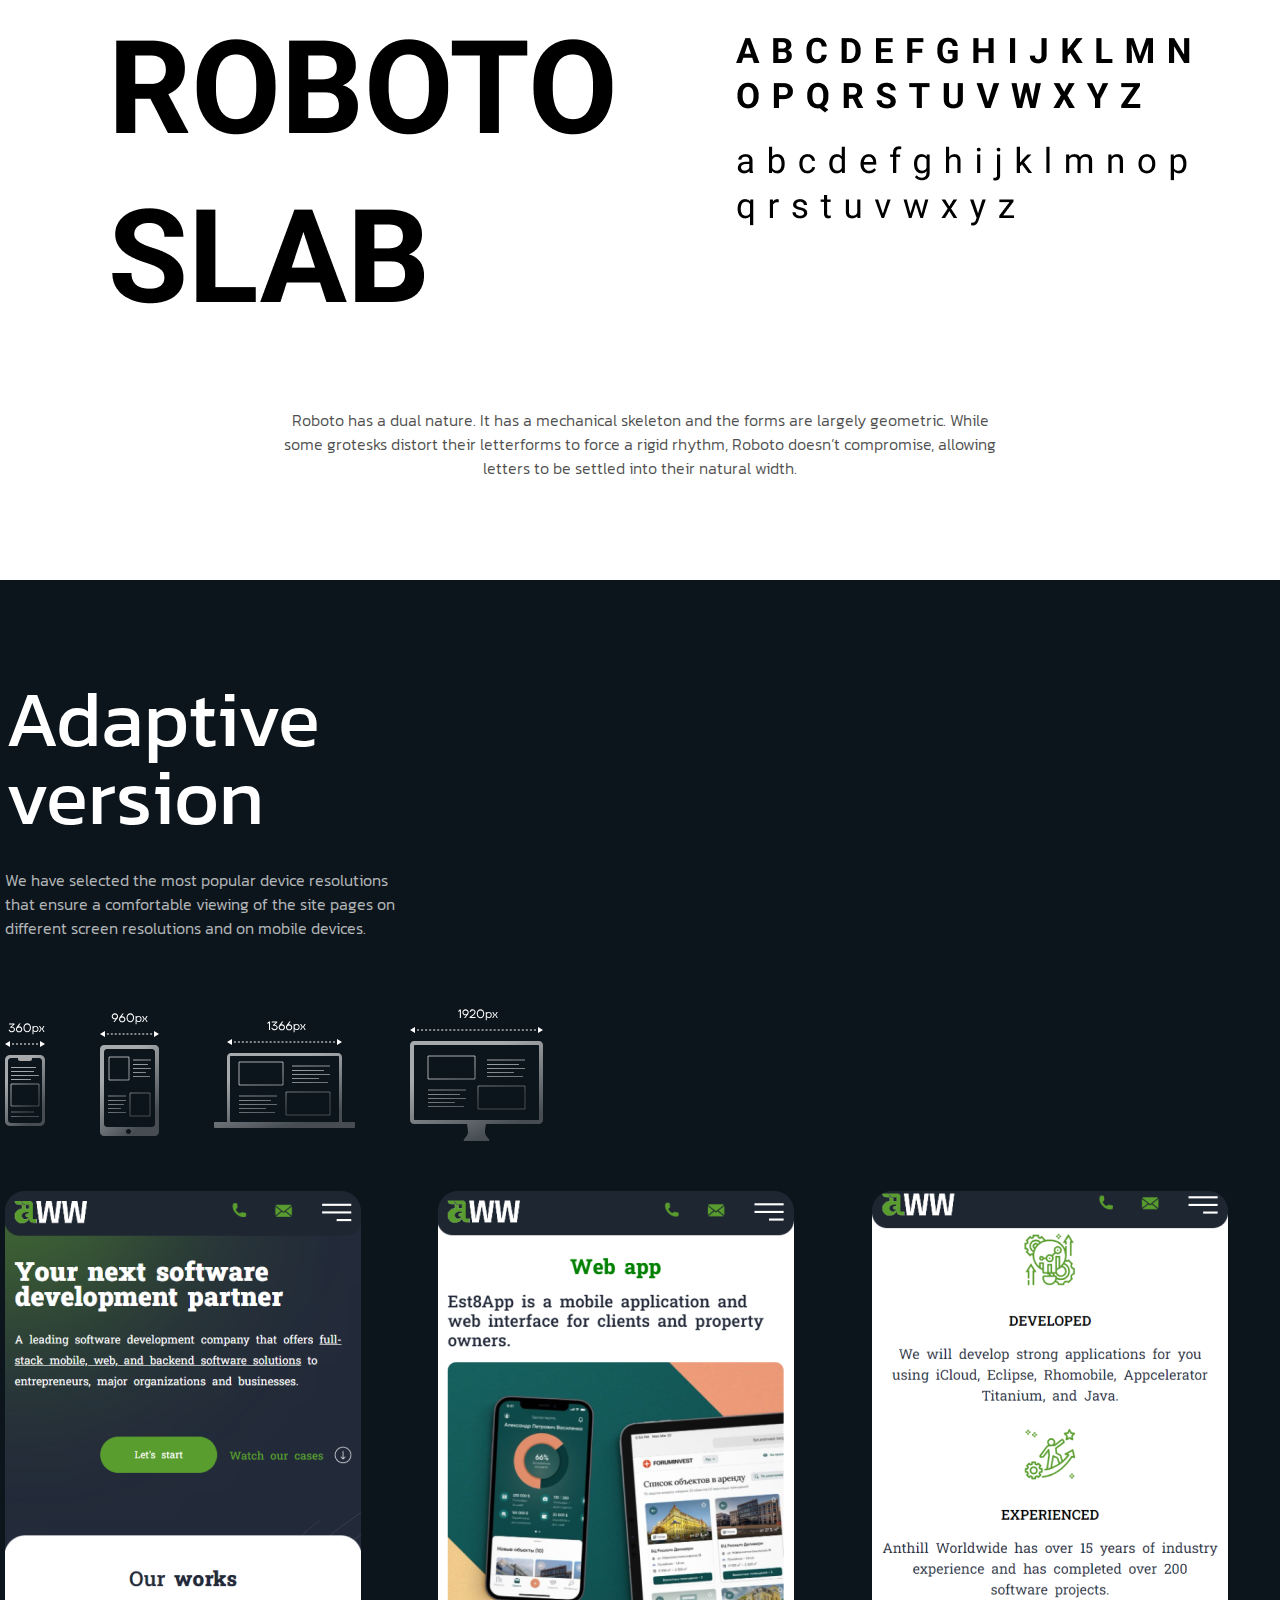
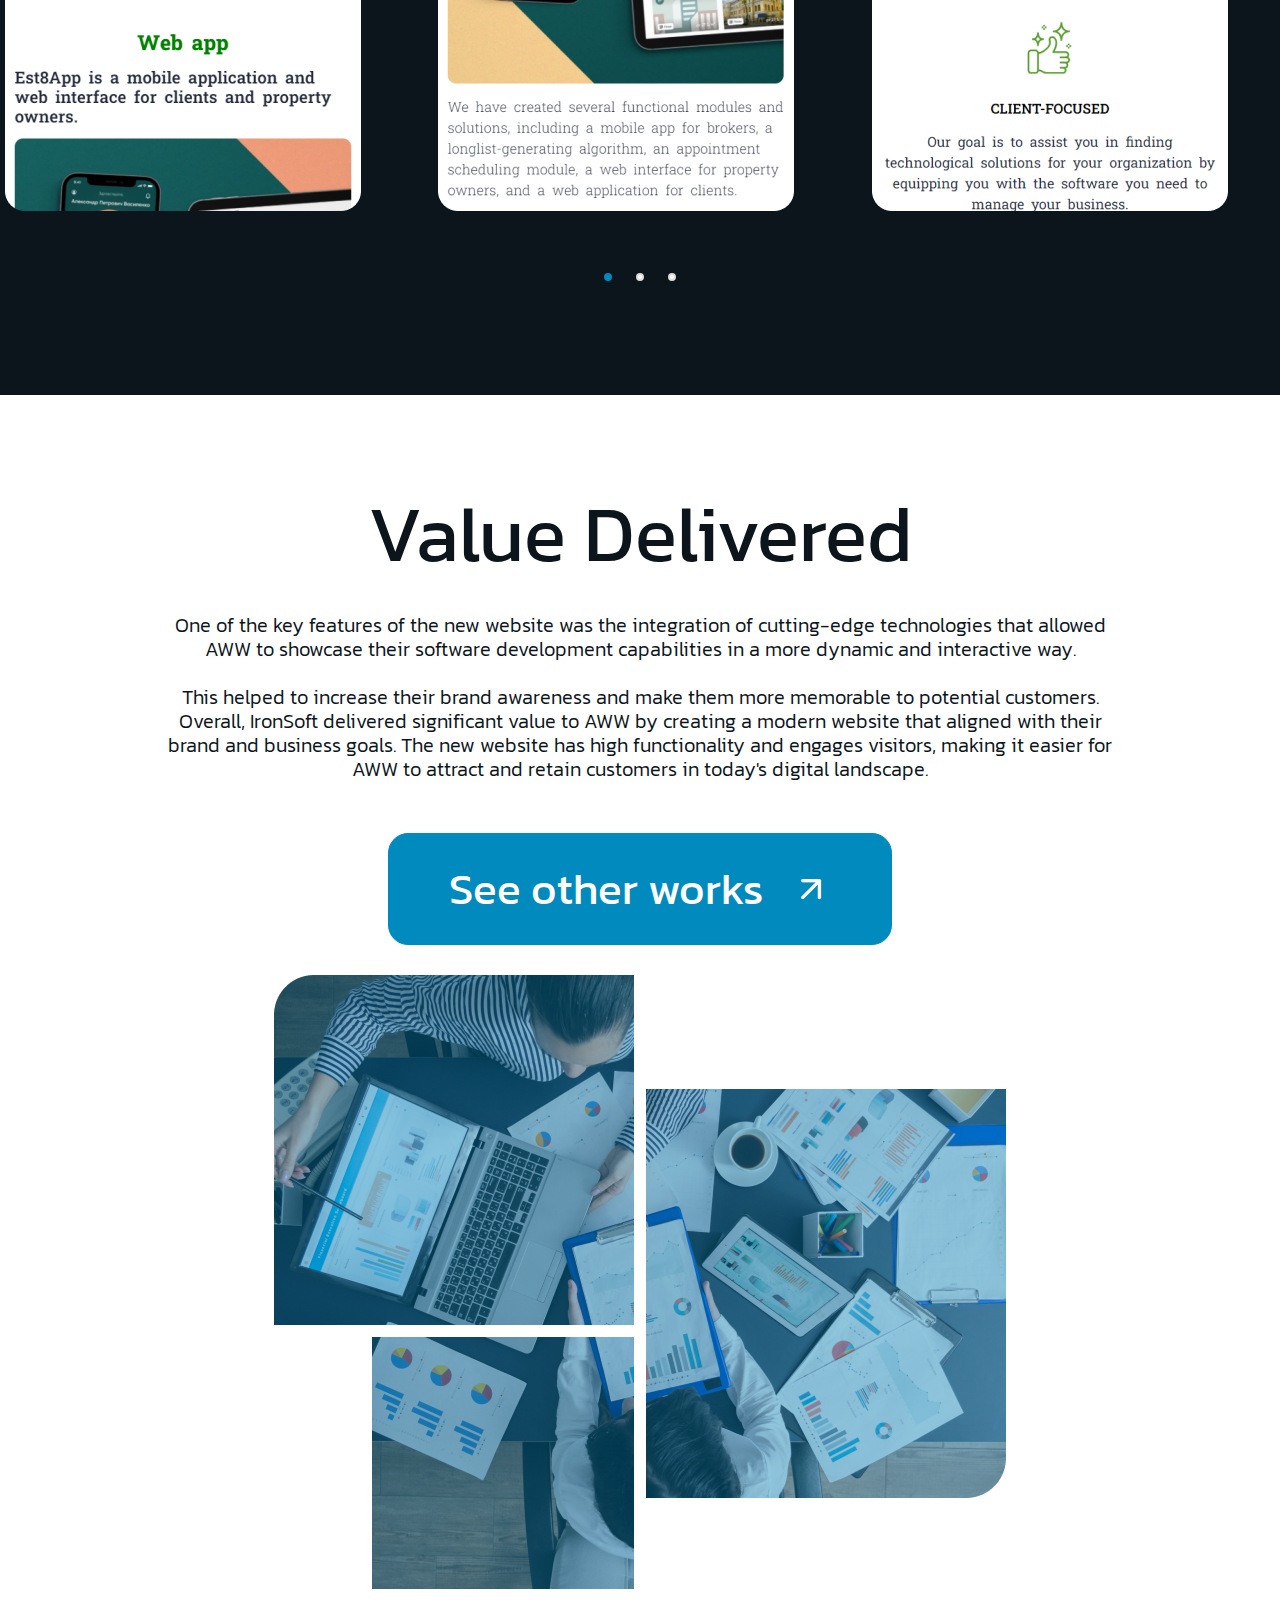
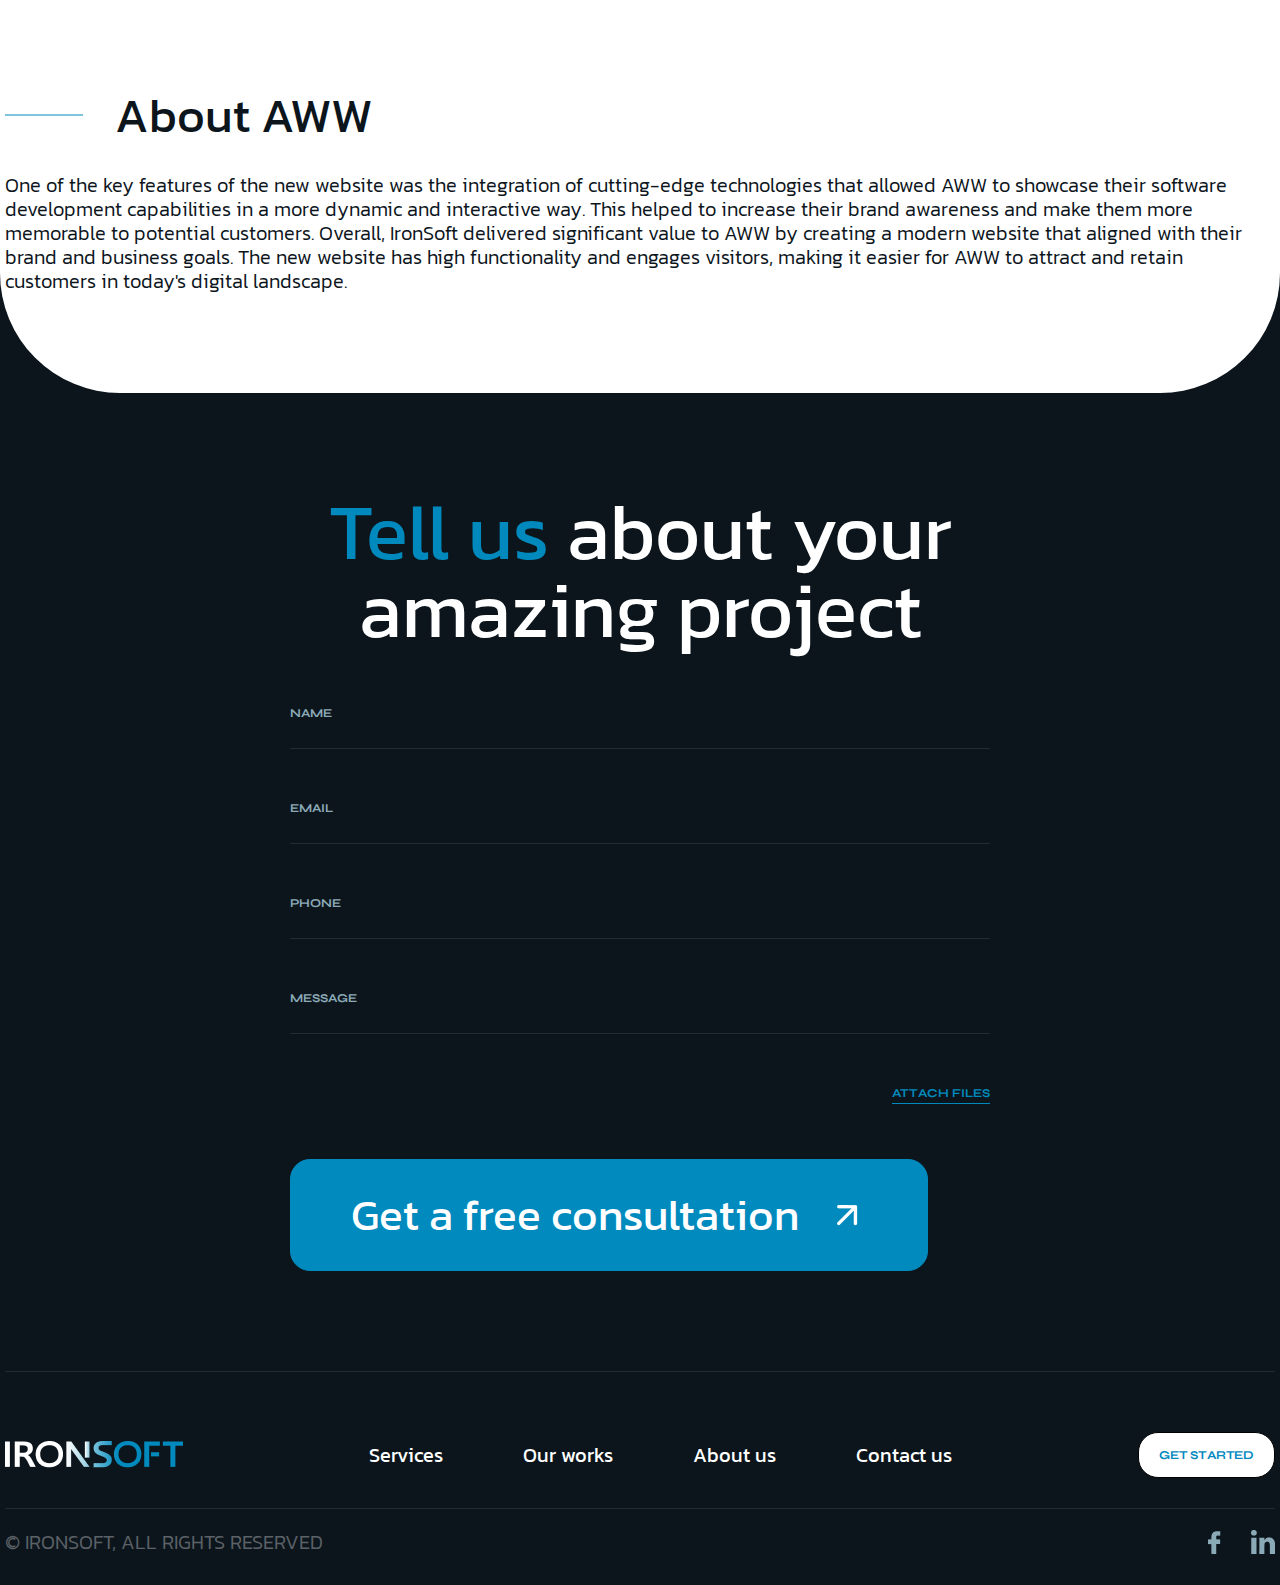
<file: Iron Soft/works-page.html>
<!DOCTYPE html>
<html lang="en">
<head>
    <meta charset="UTF-8">
    <meta http-equiv="X-UA-Compatible" content="IE=edge">
    <meta name="viewport" content="width=device-width, initial-scale=1.0">

    <link href="https://fonts.googleapis.com/css2?family=Kanit:wght@300;400&family=Syne:wght@700&display=swap" rel="stylesheet">
    <link rel="stylesheet" href="https://cdn.jsdelivr.net/npm/swiper@11/swiper-bundle.min.css"/>

    <link rel="stylesheet" href="css/reset.css">
    <link rel="stylesheet" href="css/style.css">
    <link rel="stylesheet" href="css/media.css">

    <title>Airon Soft</title>
</head>
<body>
    
    
    <header class="header">
        <div class="container--main container">
            <nav class="nav">

                <button class="menu-btn" type="button">
                    <span class="btn-line"></span>
                    <span class="btn-line"></span>
                    <span class="btn-line"></span>
                    <span class="btn-line"></span>
                </button>

                <a href="index.html" class="logo">
                    <img src="img/logo.png" alt="" class="img__logo">
                </a>
                <ul class="nav__items">
                    <li class="nav__item">
                        <a href="services.html" class="nav__item-link">Services</a>
                    </li>
                    <li class="nav__item">
                        <a href="works.html" class="nav__item-link">Our works</a>
                    </li>
                    <li class="nav__item">
                        <a href="about.html" class="nav__item-link">About us</a>
                    </li>
                    <li class="nav__item">
                        <a href="contact.html" class="nav__item-link">Contact us</a>
                    </li>
                </ul>
                <a href="#" class="btn btn--started">Get Started</a>
            </nav>
        </div>
    </header>

    <main>

        <section class="modern">
            <div class="container--main container">
                <p class="webdev-text"><span>Home / Our Works /</span>Our Works</p>
                <div class="modern__inner">
                    <div class="modern__inner-info">
                        <div class="modern__info-content">
                            <p class="modern__info-suptitle">Wordpress</p>
                            <h1 class="modern__info-title">Modern look for the the software development company</h1>
                            <div class="modern__info-items">
                                <div class="modern__info-item">
                                    <h3 class="modern__item-title">Location</h3>
                                    <p class="modern__item-descr">London, UK</p>
                                </div>
                                <div class="modern__info-item">
                                    <h3 class="modern__item-title">Client</h3>
                                    <p class="modern__item-descr">Anthil World Wide</p>
                                </div>
                                <div class="modern__info-item">
                                    <h3 class="modern__item-title">Release</h3>
                                    <p class="modern__item-descr">2022</p>
                                </div>
                                <div class="modern__info-item">
                                    <h3 class="modern__item-title">Industry</h3>
                                    <p class="modern__item-descr">Software Development</p>
                                </div>
                            </div>
                            <img src="img/modern_logo.png" alt="" class="img__modern-logo">
                            <div class="modern__btns">
                                <a href="#" class="btn--check btn">Check live</a>
                            </div>
                        </div>
                    </div>
                    <div class="modern__inner-photo">
                        <div class="modern__photo-content">
                            <img src="img/modern.png" alt="" class="img__modern-ph">
                        </div>
                    </div>
                </div>
                <div class="modern__about">
                    <div class="modern__about-items">
                        <div class="modern__about-item">
                            <div class="modern__about-header">
                                <img src="img/modern_about-1.png" alt="" class="img__modern-about">
                                <h3 class="modern__about-title">Problem</h3>
                            </div>
                            <p class="modern__about-text">Anthill World Wide (AWW) is a software development company that came to IronSoft agency with a problem - their website was outdated and lacked the necessary functionality to compete in today's digital landscape. At IronSoft, we understood that the website was the first point of contact for many potential customers, and a poor user experience could negatively impact brand awareness and lead to missed opportunities.</p>
                        </div>
                        <div class="modern__about-item">
                            <div class="modern__about-header">
                                <img src="img/modern_about-2.png" alt="" class="img__modern-about">
                                <h3 class="modern__about-title">Solution</h3>
                            </div>
                            <p class="modern__about-text">To solve this problem, we worked closely with AWW to identify their specific needs and goals. We designed a modern website with a user-friendly interface that would engage visitors and promote their brand. The new site was not only visually appealing but also optimized for functionality, providing a seamless experience for users.</p>
                        </div>
                    </div>
                </div>
                <div class="modern__sliders">
                    <div class="swiper modern__swiper">
                        <div class="swiper-wrapper">
                            <div class="swiper-slide">
                                <img src="img/modern.png" alt="" class="img__modern-swiper">
                            </div>
                            <div class="swiper-slide">
                                <img src="img/modern.png" alt="" class="img__modern-swiper">
                            </div>
                            <div class="swiper-slide">
                                <img src="img/modern.png" alt="" class="img__modern-swiper">
                            </div>
                            <div class="swiper-slide">
                                <img src="img/modern.png" alt="" class="img__modern-swiper">
                            </div>
                        </div>
                        <div class="swiper-pagination"></div>
                    </div>
                </div>
            </div>
        </section>

        <section class="stylish">
            <div class="container--main container">
                <div class="stylish__content">
                    <div class="stylish__header">
                        <h3 class="stylish__header-suptitle">style guide</h3>
                        <h2 class="stylish__header-title">Make it stylish</h2>
                        <p class="stylish__header-text">With their previous website being somewhat pale and unremarkable, we set to work on AWW’s new website with intention of increasing brand awareness. We aimed to choose the right colors, fonts and gradients as well as selecting the exact amount of pages that would engage client on every step.</p>
                    </div>
                    <img src="img/case-fonts.png" alt="" class="img__stylish">
                    <p class="stylish__header-text">Roboto has a dual nature. It has a mechanical skeleton and the forms are largely geometric. While some grotesks distort their letterforms to force a rigid rhythm, Roboto doesn’t compromise, allowing letters to be settled into their natural width.</p>
                </div>
            </div>
        </section>

        <section class="adaptive">
            <div class="container--main container">
                <div class="adaptive__inner">
                    <div class="adaptive__inner-info">
                        <h2 class="adaptive__info-title">Adaptive version</h2>
                        <p class="adaptive__info-descr">We have selected the most popular device resolutions that ensure a comfortable viewing of the site pages on different screen resolutions and on mobile devices.</p>
                        <div class="adaptive__info-items">
                            <img src="img/adaptive-1.png" alt="" class="img__adaptive-item">
                            <img src="img/adaptive-2.png" alt="" class="img__adaptive-item">
                            <img src="img/adaptive-3.png" alt="" class="img__adaptive-item">
                            <img src="img/adaptive-4.png" alt="" class="img__adaptive-item">
                        </div>
                    </div>
                    <div class="adaptive__inner-slider">
                        <div class="swiper adaptive__swiper">
                            <div class="swiper-wrapper">
                                <div class="swiper-slide">
                                    <img src="img/adaptive_slide-1.png" alt="" class="img__modern-swiper">
                                </div>
                                <div class="swiper-slide">
                                    <img src="img/adaptive_slide-2.png" alt="" class="img__modern-swiper">
                                </div>
                                <div class="swiper-slide">
                                    <img src="img/adaptive_slide-3.png" alt="" class="img__modern-swiper">
                                </div>
                                <div class="swiper-slide">
                                    <img src="img/adaptive_slide-2.png" alt="" class="img__modern-swiper">
                                </div>
                                <div class="swiper-slide">
                                    <img src="img/adaptive_slide-1.png" alt="" class="img__modern-swiper">
                                </div>
                            </div>
                            <div class="swiper-pagination adaptive__swiper-pagination"></div>
                        </div>
                    </div>
                </div>
            </div>
        </section>

        <section class="value">
            <div class="container--main container">
                <div class="value__inner">
                    <div class="value__inner-info">
                        <h2 class="value__info-title">Value Delivered</h2>
                        <p class="value__info-text">One of the key features of the new website was the integration of cutting-edge technologies that allowed AWW to showcase their software development capabilities in a more dynamic and interactive way.
                        <br><br>This helped to increase their brand awareness and make them more memorable to potential customers. Overall, IronSoft delivered significant value to AWW by creating a modern website that aligned with their brand and business goals. The new website has high functionality and engages visitors, making it easier for AWW to attract and retain customers in today's digital landscape.</p>
                         <div class="value__btns">
                            <a href="works.html" class="btn--free btn">See other works</a>
                         </div>   
                    </div>
                    <div class="value__inner-photo">
                        <img src="img/value_ph.png" alt="" class="img__value-ph">
                    </div>
                </div>
                <h2 class="value__about-title">About AWW</h2>
                <p class="value__info-text">One of the key features of the new website was the integration of cutting-edge technologies that allowed AWW to showcase their software development capabilities in a more dynamic and interactive way. This helped to increase their brand awareness and make them more memorable to potential customers. Overall, IronSoft delivered significant value to AWW by creating a modern website that aligned with their brand and business goals. The new website has high functionality and engages visitors, making it easier for AWW to attract and retain customers in today's digital landscape.</p>
            </div>
        </section>

        <section class="tell">
            <div class="container--big container">
                <div class="tell__content">
                    <div class="tell__title"><span>Tell us</span> about your amazing project</div>
                    <div class="tell__inputs">
                        <input type="text" class="input__tell" placeholder="name">
                        <input type="text" class="input__tell" placeholder="Email">
                        <input type="text" class="input__tell" placeholder="Phone">
                        <input type="text" class="input__tell" placeholder="message">
                        <div class="tell__links">
                            <a href="#" class="tell__link">attach files</a>
                        </div>
                    </div>
                    <a href="#" class="btn btn--free">Get a free consultation</a>
                </div>
            </div>
        </section>

    </main>


    <footer class="footer">
        <div class="container--main container">
            <nav class="nav__footer">
                <a href="index.html" class="logo">
                    <img src="img/logo.png" alt="" class="img__logo">
                </a>
                <ul class="nav__footer-items">
                    <li class="nav__footer-item">
                        <a href="services.html" class="nav__footer-link">Services</a>
                    </li>
                    <li class="nav__footer-item">
                        <a href="works.html" class="nav__footer-link">Our works</a>
                    </li>
                    <li class="nav__footer-item">
                        <a href="about.html" class="nav__footer-link">About us</a>
                    </li>
                    <li class="nav__footer-item">
                        <a href="contact.html" class="nav__footer-link">Contact us</a>
                    </li>
                </ul>
                <a href="#" class="btn btn--footer">get started</a>
            </nav>
            <div class="footer__copyright">
                <div class="footer__copyright-items">
                    <p class="footer__copyright-text">© IRONSOFT, ALL RIGHTS RESERVED</p>
                    <div class="footer__copyright-social">
                        <a href="#" class="copyright__social-link">
                            <img src="img/ico_fb.png" alt="" class="img__footer-social">
                        </a>
                        <a href="#" class="copyright__social-link">
                            <img src="img/ico_linked.png" alt="" class="img__footer-social">
                        </a>
                    </div>
                </div>
            </div>
        </div>
    </footer>


<script src="https://cdn.jsdelivr.net/npm/swiper@11/swiper-bundle.min.js"></script>
<script src="js/main.js"></script>

</body>
</html>
</file>
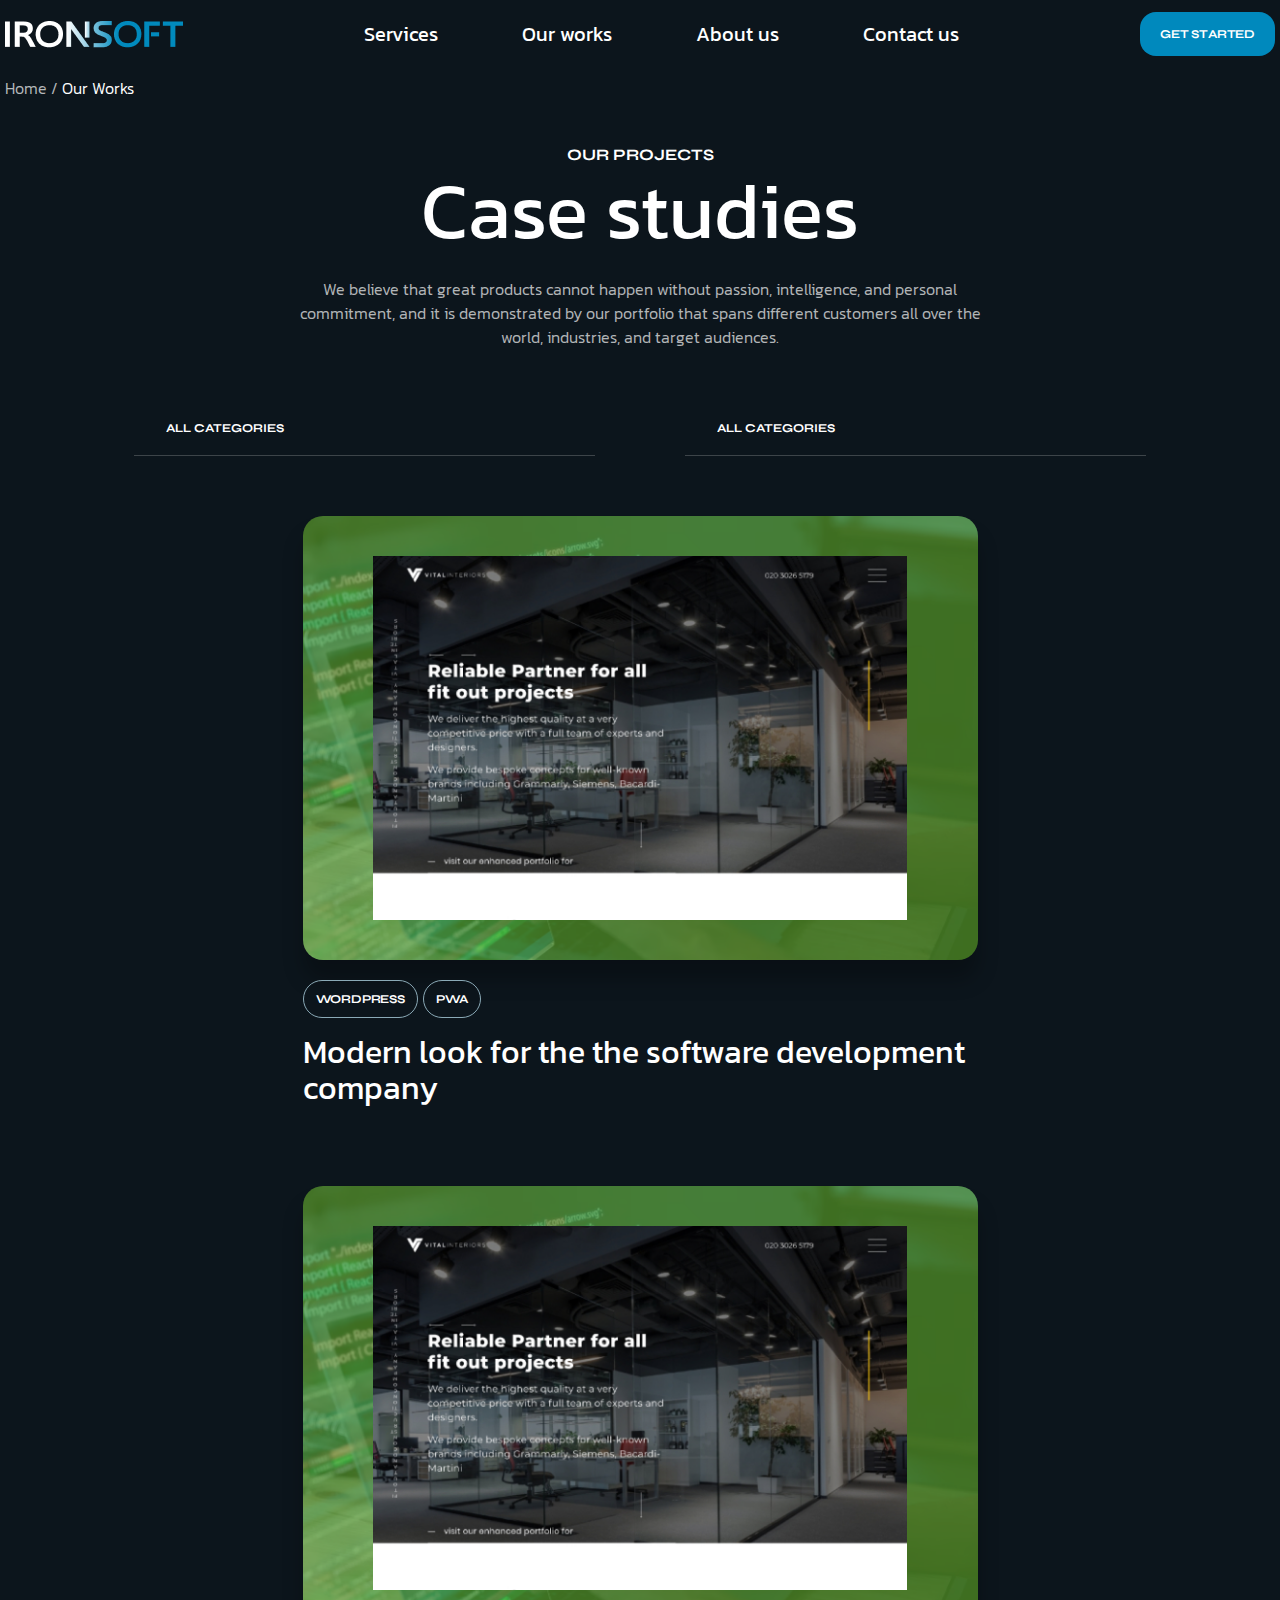
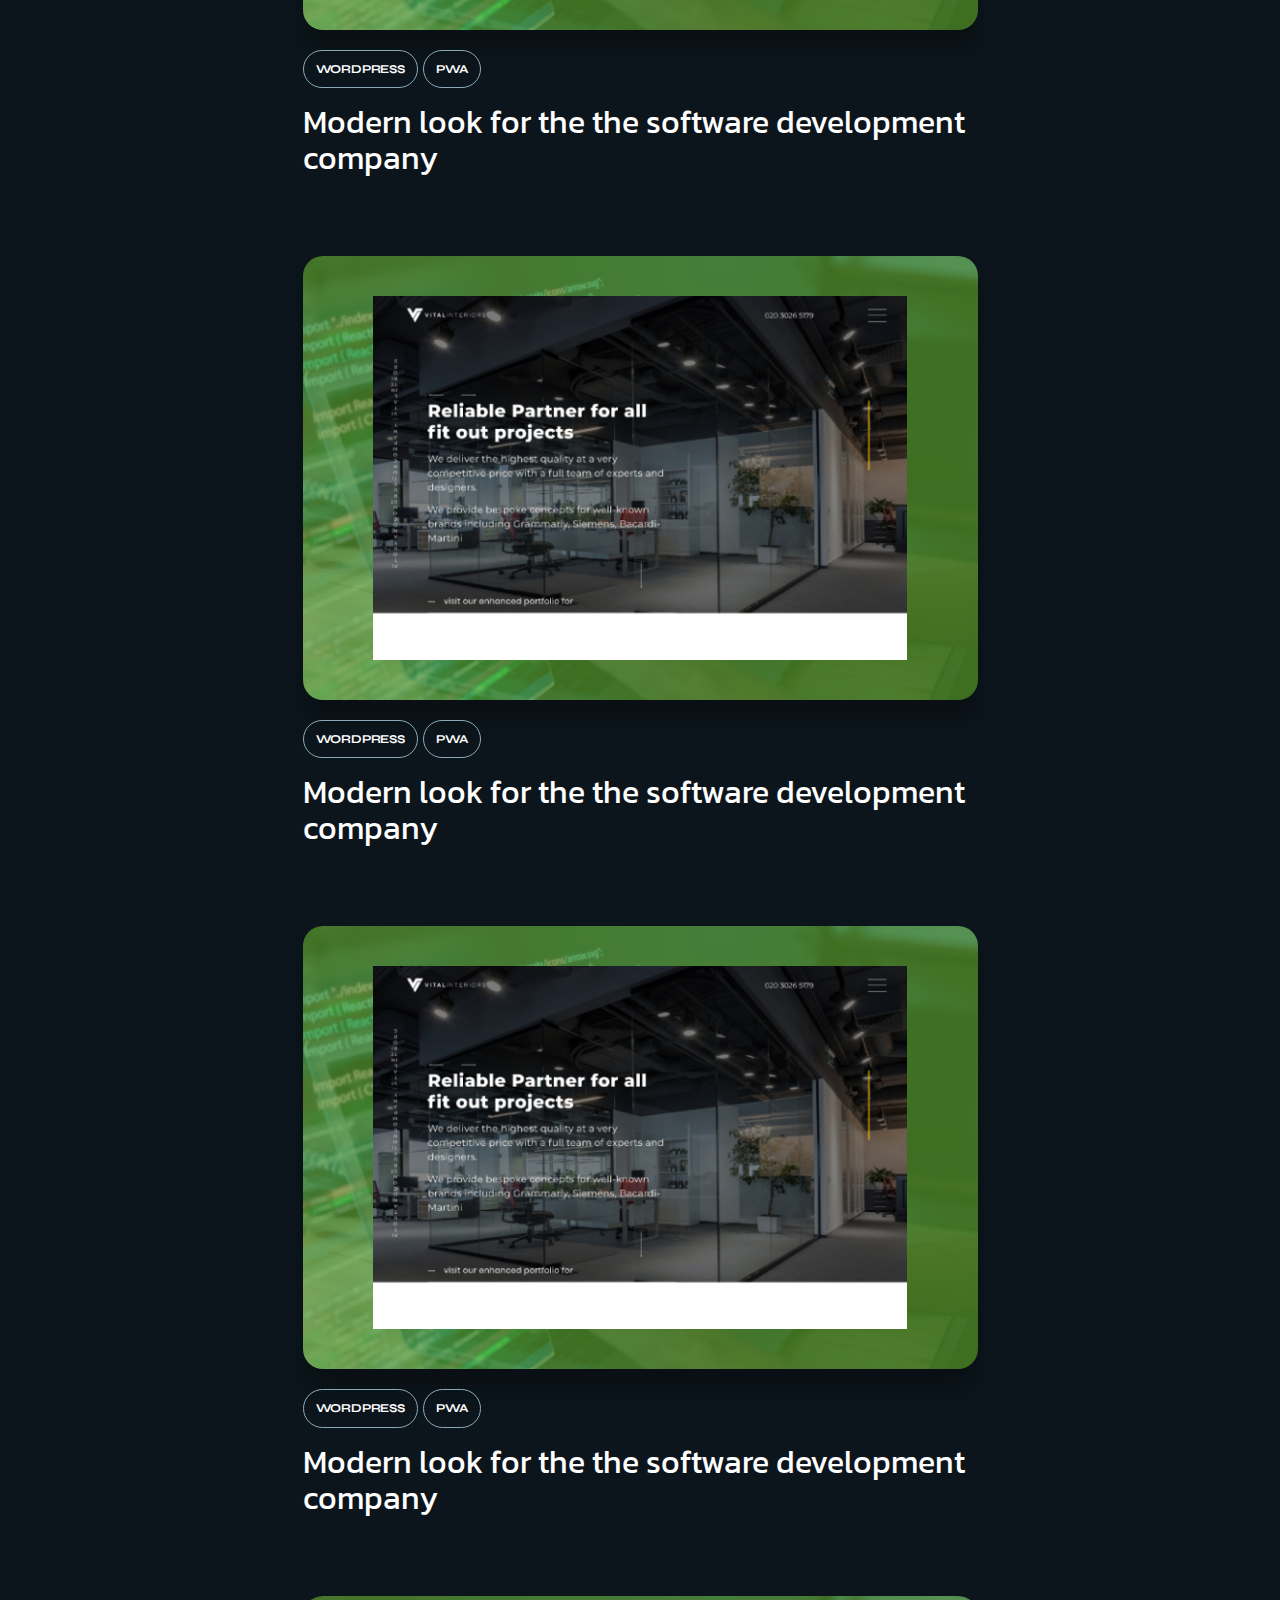
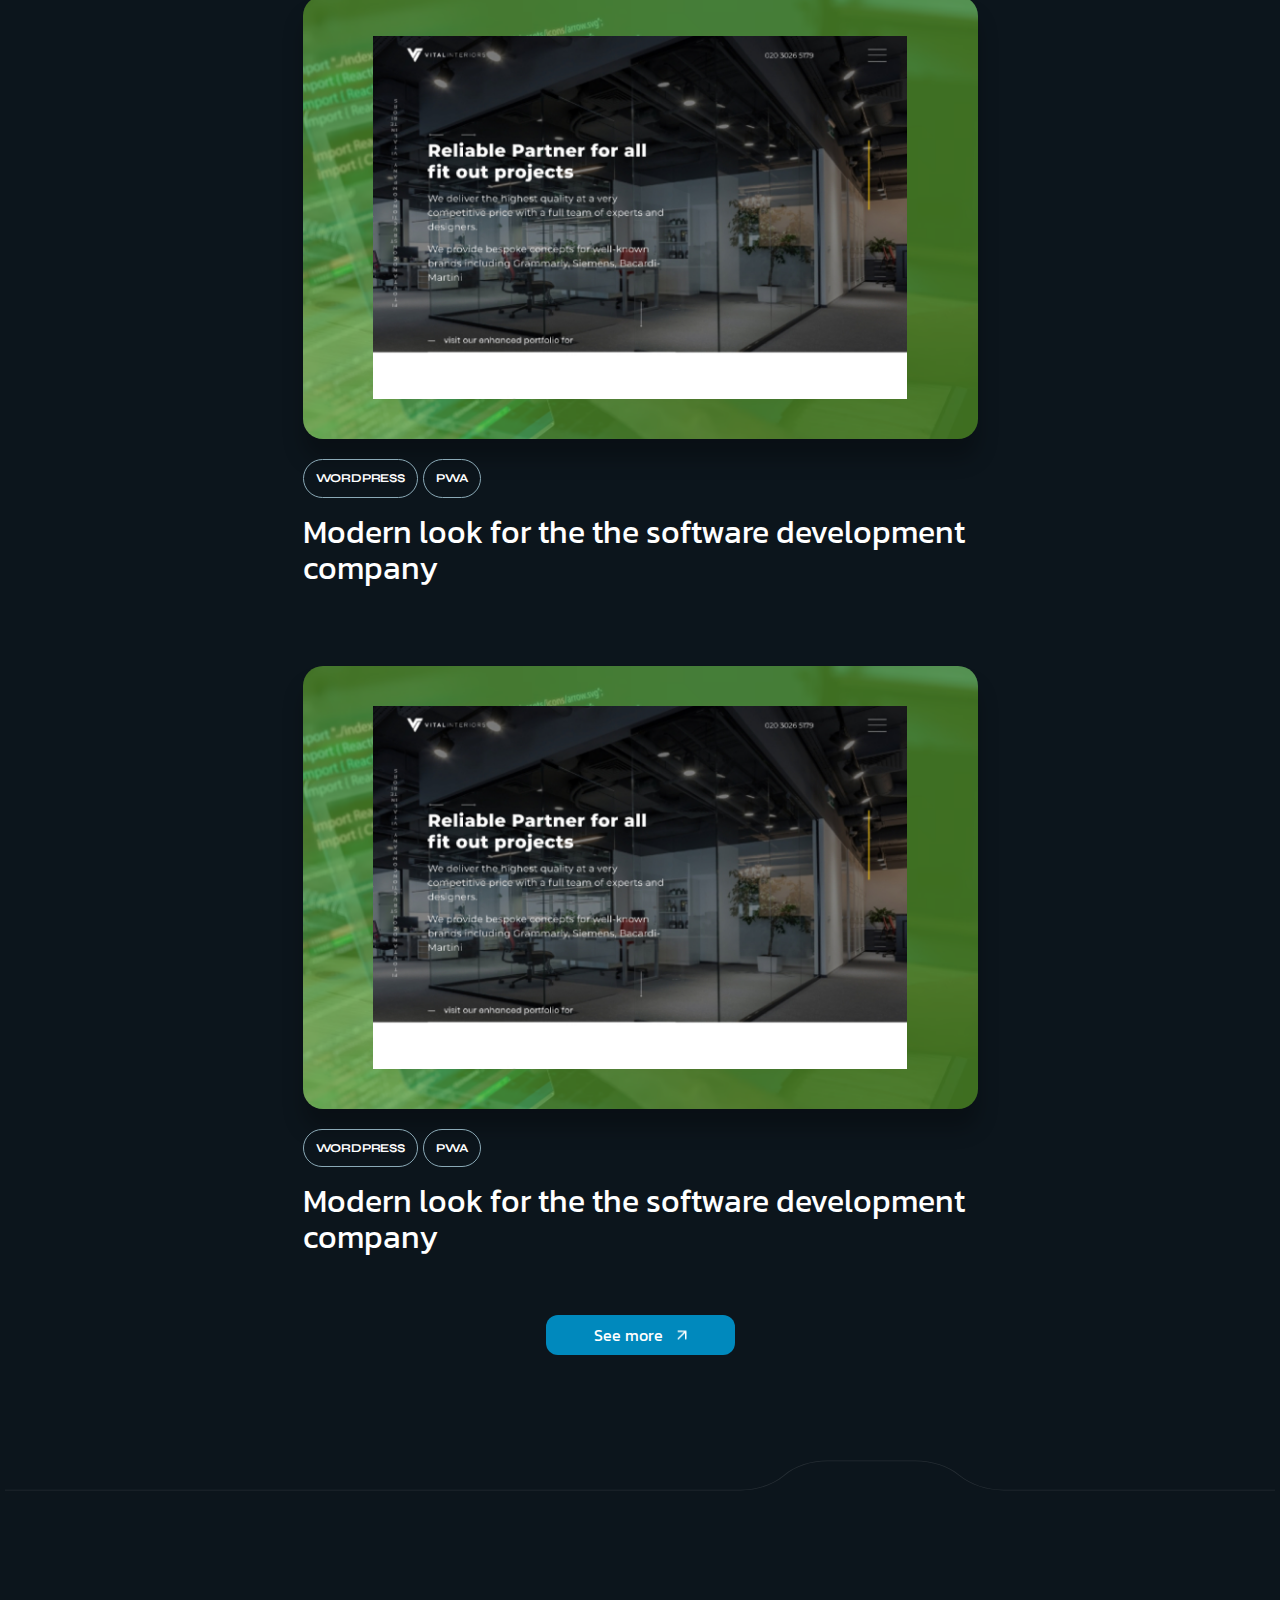
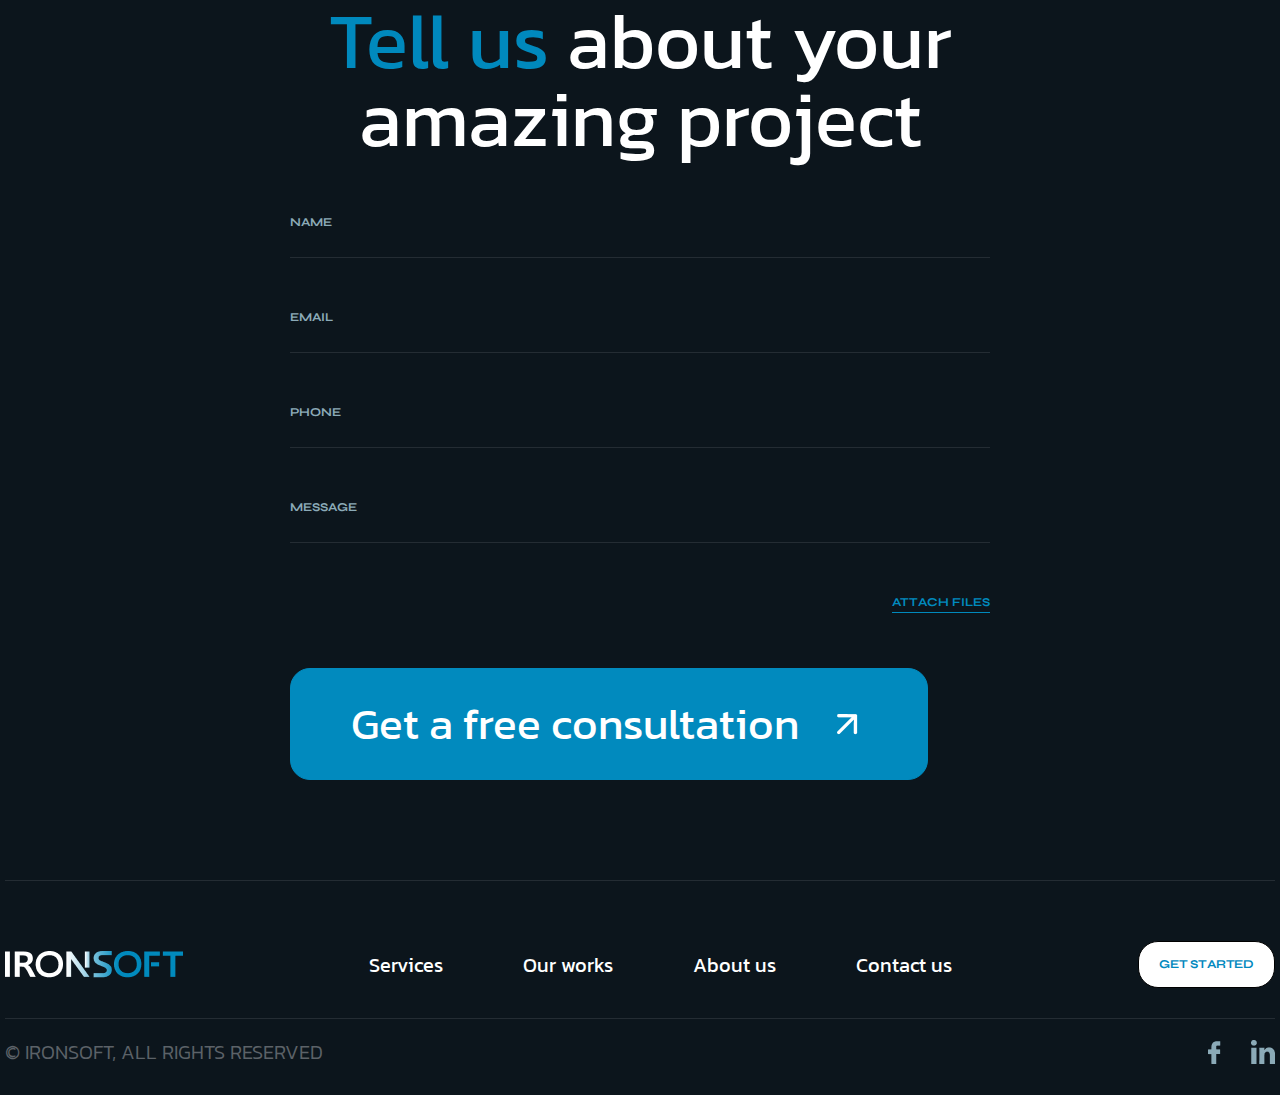
<file: Iron Soft/works.html>
<!DOCTYPE html>
<html lang="en">
<head>
    <meta charset="UTF-8">
    <meta http-equiv="X-UA-Compatible" content="IE=edge">
    <meta name="viewport" content="width=device-width, initial-scale=1.0">

    <link href="https://fonts.googleapis.com/css2?family=Kanit:wght@300;400&family=Syne:wght@700&display=swap" rel="stylesheet">
    <link rel="stylesheet" href="https://cdn.jsdelivr.net/npm/swiper@11/swiper-bundle.min.css"/>

    <link rel="stylesheet" href="css/reset.css">
    <link rel="stylesheet" href="css/style.css">
    <link rel="stylesheet" href="css/media.css">

    <title>Airon Soft</title>
</head>
<body>
    
    
    <header class="header">
        <div class="container--main container">
            <nav class="nav">

                <button class="menu-btn" type="button">
                    <span class="btn-line"></span>
                    <span class="btn-line"></span>
                    <span class="btn-line"></span>
                    <span class="btn-line"></span>
                </button>

                <a href="index.html" class="logo">
                    <img src="img/logo.png" alt="" class="img__logo">
                </a>
                <ul class="nav__items">
                    <li class="nav__item">
                        <a href="services.html" class="nav__item-link">Services</a>
                    </li>
                    <li class="nav__item">
                        <a href="works.html" class="nav__item-link">Our works</a>
                    </li>
                    <li class="nav__item">
                        <a href="about.html" class="nav__item-link">About us</a>
                    </li>
                    <li class="nav__item">
                        <a href="contact.html" class="nav__item-link">Contact us</a>
                    </li>
                </ul>
                <a href="#" class="btn btn--started">Get Started</a>
            </nav>
        </div>
    </header>

    <main>

        <section class="project">
            <div class="container--main container">
                <p class="webdev-text"><span>Home / </span>Our Works</p>
                <div class="project__header">
                    <h3 class="project__header-suptitle">Our projects</h3>
                    <h1 class="project__header-title">Case studies</h1>
                    <p class="project__header-text">We believe that great products cannot happen without passion, intelligence, and personal commitment, and it is demonstrated by our portfolio that spans different customers all over the world, industries, and target audiences.</p>
                </div>
                <div class="project__filters">
                    <div class="project__filter">
                        <input type="text" class="input__project-filter" placeholder="all categories">
                    </div>
                    <div class="project__filter">
                        <input type="text" class="input__project-filter" placeholder="all categories">
                    </div>
                </div>
                <div class="project__items">
                    <div class="case__item-inner case__item-inner--project">
                        <div class="case__swiper-item">
                            <div class="case__item-content">
                                <img src="img/case_content-1.png" alt="" class="img__case-content">
                            </div>
                        </div>
                        <div class="case__item-bottom">
                            <div class="case__bottom-info">
                                <p class="case__bottom-descr">Wordpress</p>
                                <p class="case__bottom-descr">PWA</p>
                            </div>
                            <h3 class="case__bottom-title">Modern look for the the software development company</h3>
                        </div>
                    </div>
                    <div class="case__item-inner case__item-inner--project">
                        <div class="case__swiper-item">
                            <div class="case__item-content">
                                <img src="img/case_content-1.png" alt="" class="img__case-content">
                            </div>
                        </div>
                        <div class="case__item-bottom">
                            <div class="case__bottom-info">
                                <p class="case__bottom-descr">Wordpress</p>
                                <p class="case__bottom-descr">PWA</p>
                            </div>
                            <h3 class="case__bottom-title">Modern look for the the software development company</h3>
                        </div>
                    </div>
                    <div class="case__item-inner case__item-inner--project">
                        <div class="case__swiper-item">
                            <div class="case__item-content">
                                <img src="img/case_content-1.png" alt="" class="img__case-content">
                            </div>
                        </div>
                        <div class="case__item-bottom">
                            <div class="case__bottom-info">
                                <p class="case__bottom-descr">Wordpress</p>
                                <p class="case__bottom-descr">PWA</p>
                            </div>
                            <h3 class="case__bottom-title">Modern look for the the software development company</h3>
                        </div>
                    </div>
                    <div class="case__item-inner case__item-inner--project">
                        <div class="case__swiper-item">
                            <div class="case__item-content">
                                <img src="img/case_content-1.png" alt="" class="img__case-content">
                            </div>
                        </div>
                        <div class="case__item-bottom">
                            <div class="case__bottom-info">
                                <p class="case__bottom-descr">Wordpress</p>
                                <p class="case__bottom-descr">PWA</p>
                            </div>
                            <h3 class="case__bottom-title">Modern look for the the software development company</h3>
                        </div>
                    </div>
                    <div class="case__item-inner case__item-inner--project">
                        <div class="case__swiper-item">
                            <div class="case__item-content">
                                <img src="img/case_content-1.png" alt="" class="img__case-content">
                            </div>
                        </div>
                        <div class="case__item-bottom">
                            <div class="case__bottom-info">
                                <p class="case__bottom-descr">Wordpress</p>
                                <p class="case__bottom-descr">PWA</p>
                            </div>
                            <h3 class="case__bottom-title">Modern look for the the software development company</h3>
                        </div>
                    </div>
                    <div class="case__item-inner case__item-inner--project">
                        <div class="case__swiper-item">
                            <div class="case__item-content">
                                <img src="img/case_content-1.png" alt="" class="img__case-content">
                            </div>
                        </div>
                        <div class="case__item-bottom">
                            <div class="case__bottom-info">
                                <p class="case__bottom-descr">Wordpress</p>
                                <p class="case__bottom-descr">PWA</p>
                            </div>
                            <h3 class="case__bottom-title">Modern look for the the software development company</h3>
                        </div>
                    </div>
                </div>
                <div class="case__btns">
                    <a href="works-page.html" class="btn btn--see" target="_blank">See more</a>
                </div>
                <div class="project__decor">
                    <svg class="svg__decor" xmlns="http://www.w3.org/2000/svg" width="1749" height="41" viewBox="0 0 1749 41" fill="none">
                        <path opacity="0.1" d="M1253.74 0C1276.88 0 1298.93 7.17 1314.44 19.71L1314.99 20.17C1330.27 32.783 1352.2 40.0008 1375.22 40H1749V41H1375.22C1352.1 41.0012 1330.05 33.8419 1314.52 21.29L1313.98 20.83C1298.69 8.21698 1276.76 0.999158 1253.74 1H1132.41C1110 0.998759 1088.67 8.05445 1073.85 20.37L1073.31 20.83C1058.23 33.6296 1036.3 40.9919 1013.22 41H0V40H1013.2C1035.62 40.0012 1056.95 32.9455 1071.76 20.63L1072.31 20.17C1087.39 7.36779 1109.33 0.00523363 1132.41 0L1253.74 0Z" fill="white"/>
                    </svg>
                </div>
            </div>
        </section>

        <section class="tell">
            <div class="container--big container">
                <div class="tell__content">
                    <div class="tell__title"><span>Tell us</span> about your amazing project</div>
                    <div class="tell__inputs">
                        <input type="text" class="input__tell" placeholder="name">
                        <input type="text" class="input__tell" placeholder="Email">
                        <input type="text" class="input__tell" placeholder="Phone">
                        <input type="text" class="input__tell" placeholder="message">
                        <div class="tell__links">
                            <a href="#" class="tell__link">attach files</a>
                        </div>
                    </div>
                    <a href="#" class="btn btn--free">Get a free consultation</a>
                </div>
            </div>
        </section>

    </main>


    <footer class="footer">
        <div class="container--main container">
            <nav class="nav__footer">
                <a href="index.html" class="logo">
                    <img src="img/logo.png" alt="" class="img__logo">
                </a>
                <ul class="nav__footer-items">
                    <li class="nav__footer-item">
                        <a href="services.html" class="nav__footer-link">Services</a>
                    </li>
                    <li class="nav__footer-item">
                        <a href="works.html" class="nav__footer-link">Our works</a>
                    </li>
                    <li class="nav__footer-item">
                        <a href="about.html" class="nav__footer-link">About us</a>
                    </li>
                    <li class="nav__footer-item">
                        <a href="contact.html" class="nav__footer-link">Contact us</a>
                    </li>
                </ul>
                <a href="#" class="btn btn--footer">get started</a>
            </nav>
            <div class="footer__copyright">
                <div class="footer__copyright-items">
                    <p class="footer__copyright-text">© IRONSOFT, ALL RIGHTS RESERVED</p>
                    <div class="footer__copyright-social">
                        <a href="#" class="copyright__social-link">
                            <img src="img/ico_fb.png" alt="" class="img__footer-social">
                        </a>
                        <a href="#" class="copyright__social-link">
                            <img src="img/ico_linked.png" alt="" class="img__footer-social">
                        </a>
                    </div>
                </div>
            </div>
        </div>
    </footer>


<script src="https://cdn.jsdelivr.net/npm/swiper@11/swiper-bundle.min.js"></script>
<script src="js/main.js"></script>

</body>
</html>
</file>
<file: Iron Soft/css/style.css>
*{
    margin: 0;
    padding: 0;
}

*,
*::after,
*::before{
    box-sizing: border-box;
}

h1, h2, h3, h4, h5, h6{
    margin: 0;
    padding: 0;
}

a{
    outline: none;
    text-decoration: none;
    display: inline-block;
}

:root {
    --light-blue: #0089BD;
    --light-gray: #8BAAB7;
    --light-cian: #DEF4FE;
    --dark-blue: #0C151C;
    --white: #fff;
    --black: rgba(0, 0, 0, 0.70);
    --gray: rgba(255, 255, 255, 0.70);
}
  

/*     font-family: 'Syne', sans-serif; */
body{
    font-family: 'Kanit', sans-serif;
    background: var(--dark-blue);
    color: var(--white);
    font-size: 16px;
    font-weight: 300;
    line-height: 24px;
}

.btn{
    text-align: center;
    font-size: 16px;
    font-weight: 400;
    line-height: 40px;
    color: var(--black);
}

.btn--check{
    position: relative;
    padding: 35px 194px 35px 48px;
    border-radius: 20px;
    border: 1px solid #018ABE;
    background: var(--white);
    font-size: 44px;
    color: var(--dark-blue);
    transition: .3s linear;
}

.btn--check:hover{
    color: var(--light-blue);
}

.btn--check::after{
    position: absolute;
    content: "";
    background: url("../img/btn--arrow_r_blue.png");
    width: 78px;
    height: 78px;
    right: 48px;
    top: 50%;
    transform: translateY(-50%);
}

.btn--get{
    position: relative;
    padding: 63px 63px 169px 63px;
    border-radius: 48px;
    background: var(--light-blue);
    font-size: 44px;
    color: var(--white);
    transition: .3s linear;
}

.btn--get:hover{
    background: linear-gradient(180deg, #018ABE 0%, #28C4FF 100%);
}

.btn--get::after{
    position: absolute;
    content: "";
    background: url("../img/btn--arrow_r_white.png");
    width: 78px;
    height: 78px;
    bottom: 59px;
    left: 50%;
    transform: translateX(-50%);
}

.btn--see{
    position: relative;
    padding: 0px 72px 0px 48px;
    border-radius: 12px;
    background: var(--light-blue);
    font-size: 16px;
    color: var(--white);
    transition: .3s linear;
}

.btn--see:hover{
    background: #127CA5;
}

.btn--see::after{
    position: absolute;
    content: "";
    background: url("../img/btn--arrowR-white.png");
    width: 10px;
    height: 9px;
    right: 48px;
    top: 50%;
    transform: translateY(-50%);
}

.btn--more{
    position: relative;
    padding-right: 24px;
    font-family: "Syne";
    font-size: 12px;
    font-weight: 700;
    line-height: 20.4px;
    letter-spacing: -0.2px;
    text-transform: uppercase;
    color: #000;
}

.btn--more::after{
    position: absolute;
    content: "";
    background: url("../img/btn--arrowR-blue.png");
    width: 12px;
    height: 13px;
    right: 0;
    top: 50%;
    transform: translateY(-50%);
}

.btn--started{
    padding: 12px 20px;
    border-radius: 16px;
    background: var(--light-blue);
    font-family: "Syne";
    color: var(--white);
    font-size: 12px;
    font-weight: 700;
    line-height: 20.4px;
    letter-spacing: -0.2px;
    text-transform: uppercase;
}

.btn--free{
    position: relative;
    padding: 35px 128px 35px 60px;
    border-radius: 20px;
    border: 1px solid #018ABE;
    background: #018ABE;

    font-size: 44px;
    font-style: normal;
    font-weight: 400;
    line-height: 40px;
    color: var(--white);
}

.btn--free::after{
    position: absolute;
    content: "";
    background: url("../img/arrow-right.png");
    width: 40px;
    height: 40px;
    right: 60px;
    top: 50%;
    transform: translateY(-50%);
}

.btn--footer{
    padding: 12px 20px;
    background: var(--white);
    border-radius: 20px;
    border: 1px solid #000;

    color: #0189BE;
    font-family: "Syne";
    font-size: 12px;
    font-style: normal;
    font-weight: 700;
    line-height: 20.4px; /* 170% */
    letter-spacing: -0.2px;
    text-transform: uppercase;
}

.btn--help{
    padding: 10px 40px;
    border-radius: 60px;
    background: var(--light-blue);

    font-size: 24px;
    font-style: normal;
    font-weight: 400;
    line-height: 36px; /* 150% */
    text-transform: uppercase;
    color: var(--white);
}

.btn--webdev{
    width: 335px;
    position: relative;
    padding: 24px 2px 63px 2px;
    border-radius: 20px;
    border: 1px solid #018ABE;
    background: #FFF;

    color: var(--dark-blue);
    font-size: 44px;
    font-style: normal;
    font-weight: 400;
    line-height: 40px;
}

.btn--webdev::after{
    position: absolute;
    content: "";
    background: url("../img/arrow-down.png");
    width: 78px;
    height: 78px;
    left: 50%;
    transform: translateX(-50%);
    bottom: -40px;
    transition: .3s linear;
}

.btn--webdev:hover::after{
    bottom: -60px;
}

.container{
    margin: 0 auto;
    padding: 0 5px;
}

.container--main{
    max-width: 1758px;
}

/*  */
.container--avg{
    max-width: 1337px;
}

/* blog_page */
.container--small{
    max-width: 1070px;
}

/* HEADER */

.header {
    padding-top: 12px;
}

.menu-btn{
    display: none;
}

.nav {
    display: flex;
    justify-content: space-between;
    align-items: center;
}

.logo {
}

.img__logo {
}

.nav__items {
    display: flex;
    align-items: center;
    gap: 84px;
}

.nav__item {
}

.nav__item-link {
    position: relative;
    color: var(--white);
    font-size: 20px;
    font-weight: 400;
    line-height: 26px;
}

.nav__item-link::after{
    position: absolute;
    content: "";
    background: var(--light-blue);
    width: 100%;
    height: 2px;
    bottom: 0;
    left: 0;
    opacity: 0;
    transition: .3s linear;
}

.nav__item-link:hover::after{
    opacity: 1;
}

/* PAGE INDEX.HTML */

/* YOUR */

.your {
    padding-top: 50px;
    padding-bottom: 100px;
}

.your__wrapper {
    display: flex;
    justify-content: space-between;
    align-items: center;
}

.your__wrapper-info {
}

.your__info-header {
    display: flex;
    gap: 49px;
    align-items: center;
    margin-bottom: 80px;
}

.img__your-header {
}

.your__header-title {
    flex-basis: 400px;
    font-size: 60px;
    font-style: normal;
    font-weight: 400;
    line-height: 70px;
}

.your__wrapper-gallery {
}

.your__gallery-items {
    display: flex;
    justify-content: center;
    gap: 18px;
}

.your__gallery-item {
    flex-basis: 360px;
    transition: .5s linear;
}

.your__gallery-item:hover{
    transform: translateY(40px);
}

.img__gallery-item {
}

.your__trust {
    margin-top: 75px;
}

.your__trust-inner {
    display: flex;
    justify-content: space-between;
    align-items: center;
}

.trust__inner-info {
}

.trust__info-title {
    position: relative;
    font-size: 24px;
    font-weight: 400;
    line-height: 70px; 
    letter-spacing: 3.84px;
    text-transform: uppercase;
    line-height: normal;
    margin-bottom: 65px;
}

.trust__info-title::after{
    position: absolute;
    content: "";
    background: var(--light-blue);
    width: 70px;
    height: 1px;
    left: 0;
    bottom: 0;
}

.trust__info-brand {
    display: flex;
    align-items: center;
    gap: 30px;
}

.img__trust-brand {
}

.trust__inner-content {
    flex-basis: 1117px;
}

.trust__content-items {
    display: flex;
    justify-content: center;
}

.trust__content-item {
    width: 375px;
    padding: 22px 32px;
    border: 1px solid #3D4449;
}

.trust__content-item:not(:last-child){
    border-right: 1px #3D4449;
}

.img__trust-content {
    margin-bottom: 8px;
}

.trust__item-title {
    font-size: 24px;
    font-weight: 300;
    line-height: 32px;
}

/* WHY */

.why {
    padding: 100px 0;
    border-radius: 120px 120px 0px 0px;
    background: var(--white);
}

.why__content {
}

.why__advantages {
}

.why__advantages-inner {
    display: flex;
    justify-content: space-between;
    gap: 15px;
    flex-wrap: wrap;
}

.why__advantages-item {
    flex-basis: 390px;
}

.advantages__item-suptitle {
    color: var(--dark-blue);
    font-family: "Syne";
    font-size: 16px;
    font-weight: 700;
    line-height: 20px;
    text-transform: uppercase;
    margin-bottom: 12px;
}

.advantages__item-title {
    color: var(--dark-blue);
    font-size: 78px;
    font-style: normal;
    font-weight: 400;
    line-height: 68px;
    margin-bottom: 40px;
}

.advantages__item-title span{
    color: var(--light-blue);
}

.advantages__item-text {
    color: var(--black);
}

.advantages__item-text--advantages{
    max-width: 315px;
    margin-bottom: 20px;
}

.why__advantages-item--blue {
    flex-basis: 398px;
    padding: 36px 28px;
    padding-bottom: 20px;
    border-radius: 48px;
    background: var(--light-cian);
}

.advantages__blue-text {
    font-size: 20px;
    margin-bottom: 52px;
    color: var(--dark-blue);
}

.advantages__blue-about {
    display: flex;
    align-items: center;
    gap: 20px;
    margin-bottom: 22px;
}

.img__advantages-profile {
}

.advantages__about-info {
}

.advantages__about-name {
    font-size: 20px;
    font-weight: 400;
    color: var(--dark-blue);
}

.advantages__about-job {
    color: var(--black);
}

.advantages__blue-social {
    display: flex;
    gap: 10px;
    justify-content: flex-end;
}

.advantages__social-link {
    display: inline-block;
}

.img__advantages-social {
}

.why__consultation {
    margin-top: 40px;
}

.why__consultation-inner {
    display: flex;
    justify-content: space-between;
    gap: 15px;
    flex-wrap: wrap;
}

.why__consultation-item {
    flex-basis: 398px;
    padding: 30px 28px;
    border-radius: 48px;
    border: 1px solid #E2E2E2;
}

.why__consultation-count {
    font-size: 48px;
    font-style: normal;
    font-weight: 400;
    line-height: 32px;
    color: var(--light-blue);
    margin-bottom: 25px;
}

.why__consultation-title {
    font-size: 32px;
    font-style: normal;
    font-weight: 400;
    line-height: 36px;
    color: var(--dark-blue);
    margin-bottom: 10px;
}

/* CASE */

.case {
    padding: 100px 0;
}

.case__header {
    text-align: center;
    margin-bottom: 20px;
}

.case__header-suptitle {
    font-family: "Syne";
    font-size: 16px;
    font-style: normal;
    font-weight: 700;
    line-height: 20px; /* 125% */
    text-transform: uppercase;
    margin-bottom: 12px;
}

.case__header-title {
    font-size: 78px;
    font-style: normal;
    font-weight: 400;
    line-height: 68px;
    margin-bottom: 32px;
}

.case__header-descr {
    max-width: 700px;
    color: rgba(255, 255, 255, 0.70);
    margin: 0 auto;
}

.case__swiper {
}

.case__item-inner {

}

.case__swiper-item {
    max-width: 675px;
    box-shadow: 0px 20px 20px 0px rgba(0, 0, 0, 0.25);
    border-radius: 20px;
    padding: 40px 70px;
    background: url("../img/case_bg.png");
    background-size: cover;
    background-repeat: no-repeat;
    background-position: center;
}

.case__item-content {
}

.img__case-content {
}

.case__item-bottom {
    margin-top: 20px;
}

.case__bottom-info {
    display: flex;
    align-items: center;
    gap: 5px;
    margin-bottom: 16px;
}

.case__bottom-descr {
    padding: 8px 12px;
    border-radius: 40px;
    border: 1px solid #8BAAB7;
    font-family: "Syne";
    font-size: 12px;
    font-style: normal;
    font-weight: 700;
    line-height: 20.4px; /* 170% */
    letter-spacing: -0.2px;
    text-transform: uppercase;
}

.case__bottom-title {
    font-size: 32px;
    font-style: normal;
    font-weight: 400;
    line-height: 36px;
}

.swiper-pagination {
    /* отступ для прогресс бара */
    position: relative;
    margin-top: 60px;
}

.swiper-pagination-bullet{
    width: 8px;
    height: 8px;
    border-radius: 50%;
    border: 2px solid #DCDCDC;
    background: #fff;
    opacity: 1;
    /* для того чтобы перебило стили */
    margin: 0 12px !important;
}

.swiper-pagination-bullet-active{
    height: 8px;
    width: 8px;
    border-radius: 50%;
    background: var(--light-blue);
    border: 0;  
}

.case__btns {
    text-align: center;
    margin-top: 60px;
}

/* OUR */

.our {
    padding: 100px 0;
    background: var(--white);
}

.our__header {
    text-align: center;
    margin-bottom: 45px;
}

.our__header-title {
    font-size: 78px;
    font-style: normal;
    font-weight: 400;
    line-height: 68px;
    color: var(--dark-blue);
    margin-bottom: 32px;
}

.our__header-subtitle {
    color: var(--black);
}

.our__inner {
    display: flex;
    justify-content: space-between;
}

.our__inner-web {
}

.our__web-items {
    display: flex;
    flex-direction: column;
    gap: 25px;
}

.our__web-item {
    max-width: 850px;
    border-radius: 20px;
    background: rgba(223, 238, 245, 0.40);
    padding: 25px;
}

.our__web-item:hover .our__web-item{
    width: 915px;
    width: 100%;
}

.our__web-item:hover .web__info-link {
    display: inline-block;
}

.web__item-content {
}

.web__content-inner {
    display: flex;
    justify-content: space-between;
    align-items: flex-end;
    gap: 60px;
}

.web__content-info {
}

.web__content-title {
    font-size: 36px;
    font-style: normal;
    font-weight: 400;
    line-height: 40px; /* 111.111% */
    text-transform: uppercase;
    color: var(--dark-blue);
    margin-bottom: 12px;
}

.web__content-text {
    color: var(--black);
}

.web__info-link {
    display: none;
}

.img__web-info {
    width: 74px;
    height: 74px;
}

.our__inner-product {
    padding: 32px 48px;
    flex-basis: 795px;
    border-radius: 48px;
    border: 1px solid #E2E2E2;
    background: var(--white);
}

.our__product-items {
    display: flex;
    flex-direction: column;
    gap: 28px;
}

.our__product-item {
}

.product__item-info {
    display: flex;
    align-items: center;
    gap: 20px;
    margin-bottom: 20px;
}

.img__product-info {
}

.product__info-about {
}

.product__about-title {
    font-size: 32px;
    font-style: normal;
    font-weight: 400;
    line-height: 36px;
    color: var(--dark-blue);
    margin-bottom: 12px;
}

.product__about-text {
    color: var(--black);
}

.our__product-dev {
}

.product__dev-items {
    display: flex;
    flex-direction: column;
    gap: 8px;
}

.product__dev-item {
    padding: 12px;
    background: #F2F8FB;
}

.dev__item-content {
    display: flex;
    justify-content: space-between;
    align-items: center;
}

.dev__content-title {
    max-width: 168px;
    font-size: 20px;
    font-weight: 400;
    line-height: 20px;
    color: #018ABE;
}

.dev__content-about {
    display: flex;
    gap: 4px;
    align-items: center;
    flex-wrap: wrap;
}

.dev__about-info {
    padding: 8px 12px;
    background: var(--light-gray);
    border-radius: 40px;
    font-family: "Syne";
    font-size: 12px;
    font-style: normal;
    font-weight: 700;
    line-height: 20.4px; /* 170% */
    letter-spacing: -0.2px;
    text-transform: uppercase;
    color: var(--white);
}

/* BLOG */

.blog {
    border-radius: 0px 0px 120px 120px;
    background: var(--white);
    padding-bottom: 100px;
}

.blog__title {
    font-size: 78px;
    font-style: normal;
    font-weight: 400;
    line-height: 68px;
    text-align: center;
    color: var(--dark-blue);
    margin-bottom: 55px;
}

.blog__slider {
}

.blog__slider-item {
    width: 397px;
}

.blog__item-content {
}

.blog__content-top {
    position: relative;
}

.img__blog-content {
}

.blog__content-about {
    position: absolute;
    bottom: 12px;
    left: 12px;
}

.blog__about-text {
    padding: 8px 12px;
    border-radius: 40px;
    background: var(--light-gray);
    font-family: "Syne";
    font-size: 12px;
    font-style: normal;
    font-weight: 700;
    line-height: 20.4px; /* 170% */
    letter-spacing: -0.2px;
    text-transform: uppercase;
}

.blog__content-bottom {
}

.blog__content-title {
    font-size: 24px;
    font-style: normal;
    font-weight: 400;
    line-height: 28px;
    color: var(--dark-blue);
    margin-top: 16px;
    margin-bottom: 4px;
}

.blog__content-subtitle {
    color: var(--light-gray);
    font-family: "Syne";
    font-size: 12px;
    font-style: normal;
    font-weight: 700;
    line-height: 20.4px; /* 170% */
    letter-spacing: -0.2px;
    text-transform: uppercase;
    margin-bottom: 12px;
}

.blog__content-text {
    color: var(--black);
    margin-bottom: 12px;
}

.blog__content-date {
    color: var(--light-gray);
}

/* FAQS */

.faqs{
    padding: 100px 0;
}

.faqs__title{
    margin-bottom: 50px;
    font-size: 78px;
    font-style: normal;
    font-weight: 400;
    line-height: 68px;
    text-align: center;
}

.faqs__content{
    max-width: 1330px;
    margin: 0 auto;
    display: flex;
    flex-direction: column;
    gap: 12px;
}

.faq {
    padding: 36px 100px;
    border-radius: 100px;
    border: 1px solid #555B60;
}

.faq__question {
    display: flex;
    justify-content: space-between;
    align-items: center;
}

.faq__question-title {
    font-size: 32px;
    font-style: normal;
    font-weight: 400;
    line-height: 28px;
}

.faq__answer {
    max-height: 0;
    overflow: hidden;
    transition: max-height 1.4s ease;
}

.faq__answer-text {
    color: var(--white);
    font-size: 18px;
    font-style: normal;
    font-weight: 400;
    line-height: 28px;
}

.faq.active .faq__answer{
    max-height: 300px;
    animation: fade 1s ease-in-out;
}

.faq.active svg{
    transform: rotate(180deg);
}

.faq.active .faq{
    box-shadow: 0px 0px 20px rgba(0, 0, 0, 0.1);
}

svg{
    transition: transform 0.5s ease-in;
}

@keyframes fade{
    from{
        opacity: 0;
        transform: translateY(-10px);
    }
    to{
        opacity: 1;
        transform: translateY(0px);
    }
}

/* TELL */

.tell {
    padding-bottom: 100px;
}

.tell__content {
    max-width: 700px;
    width: 100%;
    margin: 0 auto;
}

.tell__title {
    font-size: 78px;
    font-style: normal;
    font-weight: 400;
    line-height: 78px;
    text-align: center;
    margin-bottom: 50px;
}

.tell__title span{
    color: var(--light-blue);
}

.tell__inputs {
    display: flex;
    flex-direction: column;
    gap: 45px;
}

.input__tell {
    padding-bottom: 25px;
    background: transparent;
    border: 0;
    border-bottom: 1px solid #242C33;
    color: var(--white);
    font-size: 16px;
}

.input__tell::placeholder{
    color: #8BAAB7;
    font-family: "Syne";
    font-size: 12px;
    font-style: normal;
    font-weight: 700;
    line-height: 20px; /* 166.667% */
    text-transform: uppercase;
}

.tell__links {
    text-align: right;
    margin-bottom: 55px;
}

.tell__link {
    color: #018ABE;
    font-family: "Syne";
    font-size: 12px;
    font-style: normal;
    font-weight: 700;
    line-height: 20px;
    text-transform: uppercase;
    border-bottom: 1px solid var(--light-blue);
}


/* PAGE ABOUT */

/* IMPROVE */

.improve {
    padding-top: 117px;
}

.improve__inner {
    display: flex;
    flex-direction: column;
    align-items: center;
}

.improve__content {
    text-align: center;
}

.improve__title {
    max-width: 1200px;
    margin: 0 auto;
    font-size: 100px;
    font-style: normal;
    font-weight: 400;
    line-height: 108px;
    margin-bottom: 90px;
}

.improve__title span{
    padding: 0px 5px;
    background: var(--light-blue);
    border-radius: 80px;
}

.improve__text {
    max-width: 790px;
    margin: 0 auto;
    font-size: 24px;
    font-weight: 400;
    line-height: 36px;
    margin-bottom: 80px;
}

.improve__text span{
    color: var(--light-blue);
}

.img__improve-mouse {
}

/* MISSION */

.mission {
    padding-bottom: 100px;
}

.mission__inner {
    display: flex;
    gap: 115px;
    align-items: center;
}

.mission__inner-photo {
    display: flex;
    gap: 15px;
}

.img__mession-ph {
}

.img__mession-ph:nth-child(2){
    transform: translateY(130px);
}

.mission__inner-info {
    flex-basis: 695px;
}

.mission__info-suptitle {
    font-family: "Syne";
    font-size: 16px;
    font-style: normal;
    font-weight: 700;
    line-height: 20px;
    text-transform: uppercase;
    margin-bottom: 12px;
}

.mission__info-title {
    font-size: 78px;
    font-style: normal;
    font-weight: 400;
    line-height: 68px;
    margin-bottom: 60px;
}

.mission__info-text {
    font-size: 28px;
    line-height: 40px;
}

.mission__clients {
    margin-top: 240px;
}

.mission__clients-items {
    display: flex;
    justify-content: space-between;
    align-items: center;
    gap: 50px;
    flex-wrap: wrap;
}

.mission__clients-title {
    font-size: 78px;
    font-style: normal;
    font-weight: 400;
    line-height: 68px;
}

.img__mission-clients {
}

/* MEET */

.meet {
    border-radius: 120px 120px 0px 0px;
    background: var(--white);
    padding-top: 100px;
    padding-bottom: 140px;
}

.meet__content {

}

.meet__content-inner {
    display: flex;
    justify-content: space-between;
    align-items: center;
}

.meet__inner-info {
    flex-basis: 490px;
}

.meet__info-suptitle {
    font-family: "Syne";
    color: var(--dark-blue);
    font-weight: 700;
    line-height: 20px;
    text-transform: uppercase;
    margin-bottom: 12px;
}

.meet__info-title {
    color: var(--dark-blue);
    font-size: 78px;
    font-style: normal;
    font-weight: 400;
    line-height: 68px;
    margin-bottom: 42px;
}

.meet__info-title span{
    color: var(--light-blue);
}

.meet__info-text {
    color: var(--black);
}

.meet__inner-about {
}

.meet__about-items {
    display: flex;
    align-items: center;
    gap: 30px;
}

.meet__about-item {
    flex-basis: 490px;
}

.img__meet-item {
}

.meet__item-name {
    margin-top: 16px;
    font-size: 32px;
    font-style: normal;
    font-weight: 400;
    line-height: 36px;
    color: var(--dark-blue);
}

.meet__item-job {
    margin-top: 8px;
    color: var(--black);
}

/* MANIFESTO */

.manifesto {
    padding: 110px 0;
}

.manifesto__title {
    font-size: 78px;
    font-weight: 400;
    line-height: 68px;
    text-align: center;
    color: var(--white);
    margin-bottom: 90px;
}

.manifesto__inner {
    display: flex;
    flex-direction: column;
    gap: 90px;
}

.manifesto__items {

}

.manifesto__items-content {
    display: flex;
    justify-content: center;
    gap: 160px;
    align-items: center;
}

.manifesto__content-number {
}

.img__manifesto-number {
}

.manifesto__content-info {
    flex-basis: 825px;
}

.manifesto__info-title {
    font-size: 52px;
    font-style: normal;
    font-weight: 400;
    line-height: 60px;
    margin-bottom: 20px;
}

.manifesto__info-text {
    color: #849098;
    font-size: 20px;
    line-height: 28px;
}

/* STRATEGY */

.strategy {
    padding: 100px 0;
    background: var(--white);
}

.strategy__inner {
    display: flex;
    justify-content: center;
    align-items: center;
}

.strategy__info {
    padding: 68px 90px;
    background: #F2F8FB;
}

.strategy__info-title {
    font-size: 78px;
    font-style: normal;
    font-weight: 400;
    line-height: 78px;
    color: var(--dark-blue);
    margin-bottom: 40px;
}

.strategy__info-text {
    max-width: 755px;
    color: var(--dark-blue);
    margin-bottom: 40px;
}

.strategy__photo {
}

.img__strategy-ph {
}

/* STACK */

.stack {
    border-radius: 0px 0px 120px 120px;
    background: #FFF;
    padding-bottom: 100px;
}

.stack--BG-darkBlue{
    margin-top: 100px;
    background: var(--dark-blue);
}

.stack__title {
    font-size: 78px;
    font-style: normal;
    font-weight: 400;
    line-height: 68px;
    text-align: center;
    color: var(--dark-blue);
    margin-bottom: 95px;
}

.stack--BG-title{
    color: var(--white);
}

.stack__nav-items {
    display: flex;
    align-items: center;
    justify-content: center;
    gap: 68px;
    flex-wrap: wrap;
}

.stack__link {
    position: relative;
    color: #E2E2E2;
    font-size: 60px;
    font-weight: 400;
    line-height: 40px;
    text-transform: uppercase;
    padding-bottom: 32px;
}

.stack--BG-link{
    color: #525F64;
}

.stack__link::after{
    position: absolute;
    content: "";
    background: #E2E2E2;
    height: 1px;
    width: 100%;
    bottom: 0;
    left: 0;
    transition: .3s linear;
}

.stack__link:hover{
    color: var(--dark-blue);
    transform: translateY(-30px);
    transition: .3s linear;
}

.stack--BG-link:hover{
    color: var(--white);
    transform: translateY(-30px);
    transition: .3s linear;
}

.stack__link:hover::after{
    position: absolute;
    content: "";
    background: #018ABE;
    height: 1px;
    width: 100%;
    bottom: 0;
    left: 0;
}

.stack__items-inner{
    margin-top: 70px;
    display: flex;
    justify-content: center;
    gap: 105px;
}

.stack__items {
    display: none;
}

.stack__items:nth-child(1){
    display: block;
}

.stack__items:target{
    display: block;
}

.stack__item {
    text-align: center;
}

.img__stack-item {
    display: inline-block;
}

.stack__item-descr {
    font-size: 24px;
    font-style: normal;
    font-weight: 400;
    line-height: 28px; /* 116.667% */
    text-transform: uppercase;
    color: var(--dark-blue);
    margin-top: 24px;
}

/* PAGE SERVICES */

/* WEBDEV */

.webdev {
    padding-top: 20px;
    padding-bottom: 100px;
}

.webdev-text {
}

.webdev-text span{
    color: #B6B9BB;
}

.webdev__inner {
    display: flex;
    justify-content: space-between;
    align-items: center;
}

.webdev__inner-info {
}

.webdev__info-content {
}

.webdev__info-title {
    margin-top: 85px;
    font-size: 112px;
    font-style: normal;
    font-weight: 400;
    line-height: 108px; /* 96.429% */
    text-transform: uppercase;
    margin-bottom: 37px;
}

.webdev__info-tech {
    margin-top: 105px;
    display: flex;
    gap: 100px;
    align-items: center;
    flex-wrap: wrap;
}

.webdev__tech {

}

.webdev__tech-items {
    display: flex;
    gap: 70px;
    align-items: center;
}

.webdev__tech-item {
    text-align: center;
}

.img__webdev-tech {
    display: inline-block;
}

.tech__item-descr{
    margin-top: 19px;
    font-size: 18px;
    font-style: normal;
    font-weight: 400;
    line-height: 28px; /* 155.556% */
    text-transform: uppercase;
}

.webdev__info-btns {
}

.webdev__inner-photo {
}

.webdev__photo-items {
    display: flex;
    gap: 18px;
    align-items: flex-end;
    flex-wrap: wrap;
}

.img__webdev-ph {
}

/* WEDO */

.wedo {
    padding: 100px 0;
    border-radius: 120px 120px 0px 0px;
    background: #FFF;
}

.wedo__header {
    text-align: center;
}

.wedo__header-suptitle {
    font-family: "Syne";
    font-size: 16px;
    font-style: normal;
    font-weight: 700;
    line-height: 20px; /* 125% */
    text-transform: uppercase;
    color: #000;
    margin-bottom: 12px;
}

.wedo__header-title {
    font-size: 78px;
    font-style: normal;
    font-weight: 400;
    line-height: 68px;
    color: #000;
    margin-bottom: 32px;
}

.wedo__header-text {
    max-width: 685px;
    margin: 0 auto;
    color: var(--black);
}

.wedo__items {
    margin-top: 40px;
    display: flex;
    justify-content: center;
    gap: 34px;
    flex-wrap: wrap;
}

.wedo__item {
    flex-basis: 559px;
    border-radius: 20px;
    background: #DEF4FE;
    padding: 45px 45px 20px 45px;
}

.img__wedo-item {
}

.wedo__item-about {
    display: flex;
    justify-content: space-between;
    align-items: center;
    margin-top: 10px;
}

.wedo__about-title {
    font-size: 32px;
    font-style: normal;
    font-weight: 400;
    line-height: 36px;
    color: #000;
}

.img__wedo-about {
}

/* APPROACH */

.approach {
    padding: 100px 0;
}

.approach__inner {
    padding-bottom: 100px;
    display: flex;
    justify-content: space-between;
}

.approach__inner-title {
    font-size: 78px;
    font-style: normal;
    font-weight: 400;
    line-height: 68px;
}

.approach__inner-items {
    display: flex;
    justify-content: center;
    align-items: flex-start;
    gap: 95px;
    flex-wrap: wrap;
}

.approach__inner-item {
    flex-basis: 335px;
}

.approach__item-number {
    font-size: 48px;
    font-style: normal;
    font-weight: 400;
    line-height: 32px;
    color: var(--light-blue);
    margin-bottom: 20px;
}

.approach__item-title {
    font-size: 32px;
    font-style: normal;
    font-weight: 400;
    line-height: 36px;
    margin-bottom: 15px;
}

.approach__item-text {
    color: rgba(255, 255, 255, 0.70);
}

.svg__decor{
    width: 100%;
}

/* VISUAL */

.visual {
    
}

.visual__header {
    text-align: center;
    margin-bottom: 52px;
}

.visual__header-title {
    font-size: 78px;
    font-style: normal;
    font-weight: 400;
    line-height: 68px;
    margin-bottom: 32px;
}

.visual__header-text {
    max-width: 590px;
    margin: 0 auto;
}

.visual__items {
    display: flex;
    justify-content: center;
    gap: 55px;
}

.our__product-item--visual{
    flex-basis: 845px;
    padding: 32px 99px 40px 48px;
    background: var(--white);
    border-radius: 48px;
    border: 1px solid #E2E2E2;
}

/* HOWWE */

.howwe {
    padding: 100px 0;
    background: var(--white);
}

.howwe__title {
    text-align: center;
    font-size: 78px;
    font-style: normal;
    font-weight: 400;
    line-height: 68px;
    color: var(--dark-blue);
}

.howwe__title span{
    color: var(--light-blue);
}

.howwe__items {
    margin-top: 60px;
    display: flex;
    justify-content: center;
    gap: 50px;
    flex-wrap: wrap;
}

.howwe__item {
    flex-basis: 398px;
    border-radius: 48px;
    border: 1px solid #E2E2E2;
    padding: 36px 50px 36px 40px;
}

.img__howwe-item {
}

.howwe__item-title {
    margin-top: 20px;
    margin-bottom: 12px;
    font-size: 32px;
    font-style: normal;
    font-weight: 400;
    line-height: 36px;
    color: var(--dark-blue);
}

.howwe__item-text {
    color: var(--black);
}


/* PAGE WORKS */

/* PROJECT */

.project {
    padding-top: 20px;
}

.project__header {
    margin-top: 45px;
    margin-bottom: 60px;
    text-align: center;
}

.project__header-suptitle {
    font-family: "Syne";
    font-size: 16px;
    font-style: normal;
    font-weight: 700;
    line-height: 20px; /* 125% */
    text-transform: uppercase;
    margin-bottom: 12px;
}

.project__header-title {
    font-size: 78px;
    font-style: normal;
    font-weight: 400;
    line-height: 68px;
    margin-bottom: 32px;
}

.project__header-text {
    max-width: 690px;
    margin: 0 auto;
    color: rgba(255, 255, 255, 0.70);
}

.project__filters {
    display: flex;
    justify-content: center;
    gap: 90px;
    align-items: center;
    flex-wrap: wrap;
}

.project__filter {
}

.input__project-filter {
    position: relative;
    padding: 5px 230px 17px 32px;
    background: transparent;
    border: none;
    border-bottom: 1px solid #3D4449;
}

.input__project-filter::before{
    position: absolute;
    content: "";
    background: url("../img/search_icon.png");
    width: 16px;
    height: 16px;
    left: 0;
}

.input__project-filter::placeholder{
    font-family: "Syne";
    color: var(--white);
    font-size: 12px;
    font-style: normal;
    font-weight: 700;
    line-height: 20px; /* 166.667% */
    text-transform: uppercase;
}

.project__decor{
    padding: 100px 0;
}

.project__items {
    margin-top: 60px;
    display: flex;
    justify-content: center;
    gap: 80px;
    flex-wrap: wrap;
}

.case__item-inner--project {
    flex-basis: 675px;
}


/* PAGE WORKS-PAGE */

/* MODERN */

.modern {
    padding-top: 20px;
    padding-bottom: 100px;
}

.modern__inner {
    margin-top: 60px;
    display: flex;
    justify-content: space-between;
    align-items: center;
    gap: 20px;
    flex-wrap: wrap;
}

.modern__inner-info {
}

.modern__info-content {
}

.modern__info-suptitle {
    font-family: "Syne";
    color: var(--white);
    font-size: 12px;
    font-style: normal;
    font-weight: 700;
    line-height: 20.4px; /* 170% */
    letter-spacing: -0.2px;
    text-transform: uppercase;

    padding: 8px 12px;
    border-radius: 40px;
    background: #8BAAB7;
    display: inline-block;
    margin-bottom: 20px;
}

.modern__info-title {
    max-width: 900px;
    font-size: 78px;
    font-style: normal;
    font-weight: 400;
    line-height: 68px;
    margin-bottom: 45px;
}

.modern__info-items {
    display: flex;
    gap: 75px;
    align-items: flex-start;
    flex-wrap: wrap;
    margin-bottom: 50px;
}

.modern__info-item {
    padding-left: 12px;
    border-left: 1px solid var(--light-blue);
}

.modern__item-title {
    font-family: "Syne";
    font-size: 12px;
    font-weight: 700;
    line-height: 20.4px;
    letter-spacing: -0.2px;
    text-transform: uppercase;
    margin-bottom: 4px;
}

.modern__item-descr {
    font-size: 20px;
    font-weight: 400;
    line-height: 36px;
}

.img__modern-logo {
}

.modern__btns {
    margin-top: 52px;
}

.modern__inner-photo {
}

.modern__photo-content {
    padding: 10px;
    border-radius: 16px;
    border: 12px solid #B6CAD3;
}

.img__modern-ph {
}

.modern__about {
    margin-top: 170px;
}

.modern__about-items {
    display: flex;
    justify-content: space-between;
    gap: 140px;
    align-items: flex-start;
}

.modern__about-item {
    flex-basis: 710px;
}

.modern__about-header {
    display: flex;
    align-items: center;
    gap: 24px;
    margin-bottom: 25px;
}

.img__modern-about {
}

.modern__about-title {
    font-size: 32px;
    font-style: normal;
    font-weight: 400;
    line-height: 36px;
}

.modern__about-text {
}

.modern__sliders{
    margin-top: 110px;
}

/* STYLISH */

.stylish {
    padding: 100px 0;
    border-radius: 120px 120px 0px 0px;
    background: #FFF;
}

.stylish__content {
    text-align: center;
}

.stylish__header {
}

.stylish__header-suptitle {
    font-family: "Syne";
    font-weight: 700;
    line-height: 20px;
    text-transform: uppercase;
    margin-bottom: 12px;
    color: var(--dark-blue);
}

.stylish__header-title {
    font-size: 78px;
    font-style: normal;
    font-weight: 400;
    line-height: 68px;
    margin-bottom: 37px;
    color: var(--dark-blue);
}

.stylish__header-text {
    max-width: 720px;
    margin: 0 auto;
    color: var(--black);
}

.img__stylish {
    display: inline-block;
    text-align: center;
    margin-top: 32px;
    margin-bottom: 60px;
}

/* ADAPTIVE */

.adaptive {
    padding: 100px 0;
}

.adaptive__inner {
    display: flex;
    align-items: center;
    justify-content: space-between;
    gap: 350px;
}

.adaptive__inner-info {

}

.adaptive__info-title {
    max-width: 400px;
    font-size: 78px;
    font-style: normal;
    font-weight: 400;
    line-height: 78px;
    margin-bottom: 32px;
}

.adaptive__info-descr {
    max-width: 400px;
    color: rgba(255, 255, 255, 0.70);
}

.adaptive__info-items {
    margin-top: 65px;
    display: flex;
    align-items: center;
    gap: 55px;
}

.img__adaptive-item {
}

.adaptive__inner-slider {
    /* чтобы работал слайдер в флекс элементе */
    min-width: 0;
}

.adaptive__swiper {
}

.img__modern-swiper {
}

.adaptive__swiper-pagination {
    text-align: left;
}

/* VALUE */

.value {
    padding: 100px 0;
    margin-bottom: 100px;
    border-radius: 0px 0px 120px 120px;
    background: #FFF;
}

.value__inner {
    display: flex;
    justify-content: space-between;
    align-items: center;
    margin-bottom: 100px;
}

.value__inner-info {
    flex-basis: 810px;
}

.value__info-title {
    font-size: 78px;
    font-style: normal;
    font-weight: 400;
    line-height: 78px;
    color: var(--dark-blue);
    margin-bottom: 40px;
}

.value__info-text {
    font-size: 20px;
    color: var(--dark-blue);
}

.value__btns {
    margin-top: 52px;
}

.value__inner-photo {
}

.img__value-ph {
}

.value__about-title {
    position: relative;
    padding-left: 110px;
    font-size: 48px;
    font-style: normal;
    font-weight: 400;
    line-height: 52px;
    color: var(--dark-blue);
    margin-bottom: 32px;
}

.value__about-title::before{
    position: absolute;
    content: "";
    width: 78px;
    height: 1px;
    background: var(--light-blue);
    left: 0;
    top: 50%;
    transform: translateY(-50%);
}

/* CONTENT */

.content {
    padding-top: 45px;
    padding-bottom: 100px;
}

.content__title {
    font-size: 78px;
    font-style: normal;
    font-weight: 400;
    line-height: 68px;
    text-align: center;
    margin-bottom: 60px;
}

.content__item {
    padding: 28px 85px 28px 28px;
    border-radius: 40px;
    border: 1px solid #242C33;
    background: #FFF;
    margin-bottom: 40px;
}

.content__item-inner {
    display: flex;
    align-items: center;
    gap: 80px;
}

.img__content-item {
}

.content__item-info {
}

.blog__content-date--content {
}

.content__info-title {
    font-size: 44px;
    font-weight: 400;
    line-height: 48px;
    color: #000;
    margin-top: 24px;
    margin-bottom: 4px;
}

.blog__content-subtitle--content {
    margin-bottom: 40px;
}

.content__info-link {
    position: relative;
    padding-right: 25px;
    color: #000;
    font-family: "Syne";
    font-size: 12px;
    font-weight: 700;
    line-height: 20.4px;
    letter-spacing: -0.2px;
    text-transform: uppercase;
}

.content__info-link::after{
    position: absolute;
    content: "";
    background: url("../img/btn--arrowR-blue.png");
    width: 12px;
    height: 13px;
    right: 0;
    top: 50%;
    transform: translateY(-50%);
}

.content__filter {
    position: relative;
    padding-left: 40px;
    font-family: "Syne";
    font-size: 12px;
    font-style: normal;
    font-weight: 700;
    line-height: 20px;
    text-transform: uppercase;
}

.content__filter::before{
    position: absolute;
    content: "";
    background: url("../img/filter.png");
    width: 24px;
    height: 24px;
    left: 0;
    top: 50%;
    transform: translateY(-50%);
}

.content__items {
    margin-top: 40px;
    margin-bottom: 90px;
    display: flex;
    justify-content: center;
    gap: 68px;
    flex-wrap: wrap;
}

.blog__content-title--content,
.blog__content-text--content {
    color: var(--white);
}

.content__btns{
    text-align: center;
}

.content__link {
    display: inline-block;
    position: relative;
    padding-right: 24px;
    font-family: "Syne";
    font-size: 12px;
    font-style: normal;
    font-weight: 700;
    line-height: 20.4px;
    letter-spacing: -0.2px;
    text-transform: uppercase;
    color: var(--white);
}

.content__link::after{
    position: absolute;
    content: "";
    background: url("../img/arrow_down-blue.svg");
    width: 12px;
    height: 12px;
    right: 0;
    top: 50%;
    transform: translateY(-50%);
}


/* PAGE BLOG-PAGE */

/* EVOLUTION */

.evolution {
    padding-bottom: 100px;
}

.content__item--evolution {
    margin-top: 95px;
    padding: 0;
    background: transparent;
    border: 0;
}

.content__item-inner--evolution {
}

.evolution__header {
    display: flex;
    gap: 20px;
    align-items: center;
}

.evolution__header-text {
    padding: 8px 12px;
    font-family: "Syne";
    font-size: 12px;
    font-style: normal;
    font-weight: 700;
    line-height: 20.4px;
    letter-spacing: -0.2px;
    text-transform: uppercase;

    border-radius: 40px;
    background: #8BAAB7;
}

.content__info-title--evolution{
    font-size: 78px;
    color: var(--white);
    font-style: normal;
    font-weight: 400;
    line-height: 78px;
    margin-top: 9px;
    margin-bottom: 28px;
}

/* REVOLUTION CONTENT */

.revolution__content {
    padding: 100px 0;
    border-radius: 120px 120px 0px 0px;
    background: #FFF;
    color: var(--dark-blue);
}

.revolution__content-items {
    display: flex;
    flex-direction: column;
    gap: 40px;
}

.revolution__content-text {
    font-size: 20px;
    font-weight: 300;
    line-height: 28px;
}

.revolution__content-title {
    font-size: 32px;
    font-weight: 400;
    line-height: 36px;
}

.img__revolution {
}

.revolution__quote {
    padding: 100px 67px;
    border-radius: 20px;
    background: #DEF4FE;
}

.revolution__quote-text {
    text-align: center;
    font-size: 28px;
    font-weight: 400;
    line-height: 36px;
}

/* NEXT */

.next{
    padding-top: 100px;
    background: transparent;
}

.next__title,
.next__content-title,
.next__content-text{
    color: var(--white);
}


/* PAGE CONTACT*/

/* TOUCH */

.touch {
    padding-top: 25px;
    padding-bottom: 100px;
}

.touch__inner {
    padding-right: 80px;
    padding-top: 45px;
    padding-bottom: 100px;
    display: flex;
    justify-content: space-between;
    align-items: center;
}

.touch__inner-photo {
}

.img__touch {
}

.touch__inner-form {
}

.touch__items {
    display: flex;
    justify-content: center;
    gap: 20px;
    flex-wrap: wrap;
}

.touch__item {
    padding: 79px 20px;
    flex-basis: 398px;
    border-radius: 48px;
    border: 1px solid #018ABE;
}

.touch__item-content {
    display: flex;
    align-items: center;
    gap: 16px;
}

.touch__content-info {
    text-align: center;
}

.img__touch-info {
    display: inline-block;
}

.touch__info-descr {
    font-family: "Syne";
    font-size: 12px;
    font-weight: 700;
    line-height: 20.4px;
    letter-spacing: -0.2px;
    text-transform: uppercase;
}

.touch__content-text {
}

.touch__content-link {
    font-size: 24px;
    font-style: normal;
    font-weight: 400;
    line-height: 36px;
    text-transform: uppercase;
    color: var(--white);
}

.touch__content-social {
    display: flex;
    gap: 10px;
    align-items: center;
}

.img__touch-social {
}


/* FOOTER */

.footer {

}

.nav__footer {
    padding-top: 60px;
    padding-bottom: 30px;
    border-top: 1px solid #242C33;
    border-bottom: 1px solid #242C33;
    display: flex;
    justify-content: space-between;
    align-items: center;
    gap: 20px;
    flex-wrap: wrap;
}

.img__logo {
}

.nav__footer-items {
    display: flex;
    gap: 80px;
    align-items: center;
}

.nav__footer-item {
}

.nav__footer-link {
    font-size: 20px;
    font-style: normal;
    font-weight: 400;
    line-height: 26px;
    color: var(--white);
}

.footer__copyright {
    margin-top: 20px;
    padding-bottom: 30px;
}

.footer__copyright-items {
    display: flex;
    justify-content: space-between;
    align-items: center;
}

.footer__copyright-text {
    font-size: 20px;
    font-style: normal;
    font-weight: 300;
    line-height: 26px;
    color: #5C6268;
}

.footer__copyright-social {
    display: flex;
    gap: 25px;
    align-items: center;
}

.copyright__social-link {
}

.img__footer-social {
}
</file>
<file: Iron Soft/css/media.css>
@media (max-width:1680px){

    .your__trust-inner{
        gap: 50px;
        flex-wrap: wrap;
        justify-content: center;
    }

}

@media (max-width:1648px){

    .modern__inner-photo{
        margin: 0 auto;
    }

}

@media (max-width:1645px){

    .webdev__inner{
        flex-wrap: wrap;
    }

    .webdev__inner-info{
        margin: 0 auto;
    }

    .webdev__inner-photo{
        margin: 0 auto;
        margin-top: 50px;
    }

}

@media (max-width:1638px){

    .why__advantages-inner,
    .why__consultation-inner{
        justify-content: center;
        gap: 30px;
    }

    .our__inner{
        flex-wrap: wrap;
        justify-content: center;
        gap: 50px;
    }

    .web__content-title{
        text-align: center;
    }

}

@media (max-width:1515px){

    .meet__content-inner{
        gap: 15px;
        flex-wrap: wrap;
    }

    .meet__inner-about{
        margin: 0 auto;
    }

}

@media (max-width:1400px){

    .mission__inner{
        flex-wrap: wrap-reverse;
    }

    .mission__inner-photo{
        margin: 0 auto;
    }

    .adaptive__inner{
        flex-wrap: wrap;
        gap: 50px;
    }

    .adaptive__swiper-pagination{
        text-align: center;
    }

}

@media (max-width:1380px){

    .touch__inner{
        flex-wrap: wrap-reverse;
        justify-content: center;
    }

    .touch__inner-photo{
        margin-top: 50px;
    }

}

@media (max-width:1330px){

    .your__wrapper{
        flex-wrap: wrap;
        gap: 60px;
    }

    .your__wrapper-info{
        margin: 0 auto;
        text-align: center;
    }

    .your__info-header{
        justify-content: center;
    }

    .your__wrapper-gallery{
        margin: 0 auto;
    }

    .strategy__inner{
        flex-wrap: wrap;
    }

    .value__inner{
        flex-wrap: wrap;
        gap: 30px;
    }

    .value__inner-info{
        flex-basis: 950px;
        text-align: center;
        margin: 0 auto;
    }

    .value__inner-photo{
        margin: 0 auto;
    }

}

@media (max-width:1220px){

    .product__item-info{
        flex-wrap: wrap-reverse;
    }

    .product__about-title,
    .product__about-text{
        text-align: center;
    }

    .img__product-info{
        margin: 0 auto;
    }

}

@media (max-width:1180px){

    .approach__inner{
        flex-wrap: wrap;
        justify-content: center;
    }

    .approach__inner-items{
        margin-top: 50px;
    }

}

@media (max-width:1150px){

    .trust__content-items{
        flex-wrap: wrap;
    }

    .your__gallery-items{
        flex-wrap: wrap;
    }

    .visual__items{
        flex-wrap: wrap;
    }

}

@media (max-width:1120px){

    .content__item-inner{
        flex-wrap: wrap-reverse;
        justify-content: center;
        gap: 50px;
    }

}

@media (max-width:1107px){

    .improve__title span{
        padding: 0;
        background: inherit;
        border-radius: none;
    }

}

@media (max-width: 990px){

    .modern__about-items{
        flex-wrap: wrap;
        justify-content: center;
    }

}

@media (max-width: 960px){
    /* BURGER MENU */

    .menu-btn{
       display: inline-block;
       width: 50px;
       height: 50px;
       background-color: transparent;
       order: 1;
       border: none;
       cursor: pointer;
       position: relative;
       z-index: 50;
   }

   .logo{
       position: relative;
       z-index: 50;
   }

   .nav__items{
        position: relative;
        z-index: 50;
   }

   .btn-line{
       position: absolute;
       left: 0;
       width: 100%;
       background-color: var(--white);
       height: 2px;
       transition: .3s ease-in;
   }

   .btn-line:nth-child(1){
       top: 0;
   }
   .btn-line:nth-child(2){
       top: 20px;
   }
   .btn-line:nth-child(3){
       top: 20px;
   }
   .btn-line:nth-child(4){
       top: 40px;
   }
   
   .menu-open .btn-line:nth-child(1){
       transform: scaleX(0);
   }
   .menu-open .btn-line:nth-child(2){
       transform: rotate(45deg);
   }
   .menu-open .btn-line:nth-child(3){
       transform: rotate(-45deg);
   }
   .menu-open .btn-line:nth-child(4){
       transform: scaleX(0);
   }

   .nav__items{
       position: absolute;
       z-index: 1;
       left: 0;
       right: 0;
       bottom: 0;
       top: 0;
       background: var(--dark-blue);
       display: flex;
       justify-content: center;
       align-items: center;
       flex-direction: column;
       gap: 30px;
       transform: translateY(-100%); /*убирается с страницы*/
       transition: .3s ease-in;
   }

   .menu-open .nav__items{
       transform: translateY(0%); /*при клике добавляется бургер меню*/
   }

   .nav__item-link{
    color: #fff;
   }
}

@media (max-width: 945px){

    .nav__footer{
        justify-content: center;
    }

}

@media (max-width: 930px){

    .webdev__info-btns{
        margin: 0 auto;
    }

}

@media (max-width: 800px){

    .manifesto__items-content{
        gap: 50px;
    }

    .improve__title{
        font-size: 80px;
    }

    .webdev__info-title{
        font-size: 80px;
        text-align: center;
    }

}

@media (max-width: 767px){

    .meet__about-items{
        flex-wrap: wrap;
        justify-content: center;
    }

    .mission__inner-photo{
        flex-wrap: wrap;
        justify-content: center;
    }

}

@media (max-width: 747px){

    .webdev__photo-items{
        justify-content: center;
    }

}

@media (max-width: 600px){

    .webdev__info-title{
        font-size: 60px;
    }

}
</file>
